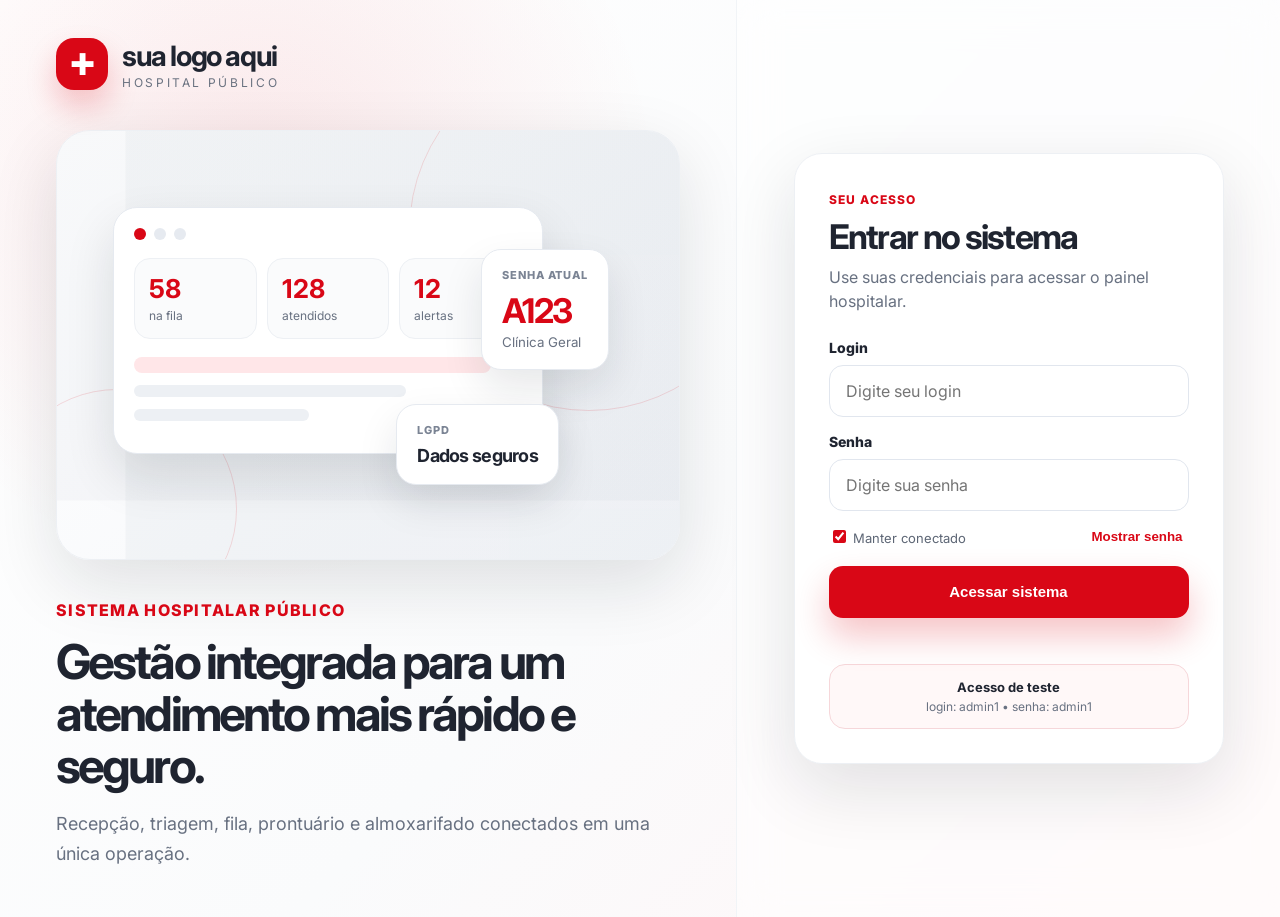
<file: index.html>
<!doctype html>
<html lang="pt-BR">
<head>
  <meta charset="utf-8">
  <meta name="viewport" content="width=device-width, initial-scale=1">
  <title>Login | Sistema Hospitalar Público</title>
  <meta http-equiv="refresh" content="0; url=Pages/login.html">
</head>
<body>
  <script>location.href='Pages/login.html';</script>
  <a href="Pages/recepção.html">Abrir login</a>
</body>
</html>
</file>
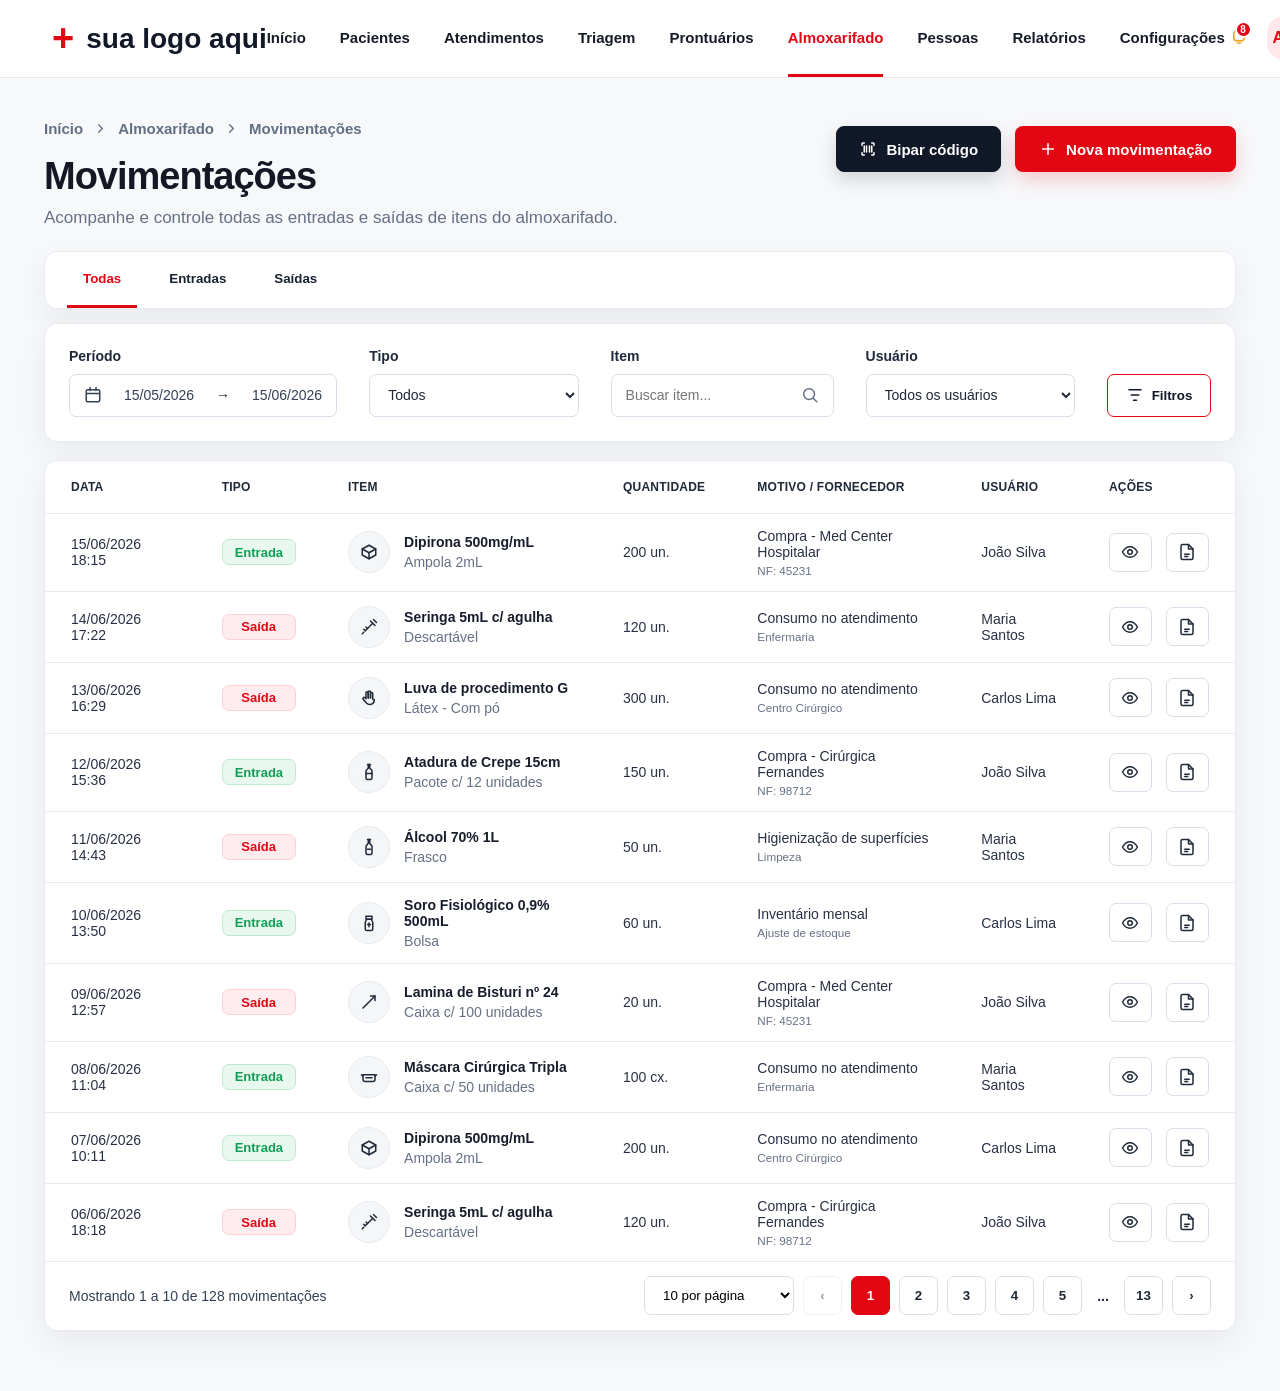
<file: Pages/almoxarifado.html>
<!DOCTYPE html>
<html lang="pt-BR">
<head>
  <meta charset="UTF-8" />
  <meta name="viewport" content="width=device-width, initial-scale=1.0" />

  <title>Almoxarifado | Movimentações</title>

  <link rel="stylesheet" href="../css/almoxarifado.css" />
</head>

<body>
  <header class="topbar">
    <div class="brand">
      <span class="brand-plus">+</span>
      <span>sua logo aqui</span>
    </div>

    <nav class="menu">
      <a href="home-page.html">Início</a>
      <a href="recepção.html">Pacientes</a>
      <a href="lista-de-espera.html">Atendimentos</a>
      <a href="triagem.html">Triagem</a>
      <a href="prontuario-medico.html">Prontuários</a>
      <a href="almoxarifado.html" class="active">Almoxarifado</a>
      <a href="#">Pessoas</a>
      <a href="#">Relatórios</a>
      <a href="#">Configurações</a>
    </nav>

    <div class="profile">
      <button class="bell" type="button">
        <span class="badge">8</span>

        <svg viewBox="0 0 24 24">
          <path d="M15 17H9a4 4 0 0 1-4-4V9a7 7 0 0 1 14 0v4a4 4 0 0 1-4 4Z"/>
          <path d="M10 20h4"/>
        </svg>
      </button>

      <div class="avatar">AS</div>

      <div class="profile-info">
        <strong>Olá, Dra. Ana Silva</strong>
        <span>Administrador</span>
      </div>

      <svg class="chevron" viewBox="0 0 24 24">
        <path d="m7 10 5 5 5-5"/>
      </svg>
    </div>
  </header>

  <main class="page">
    <section class="hero">
      <div class="hero-text">
        <div class="breadcrumb">
          <span>Início</span>

          <svg viewBox="0 0 24 24">
            <path d="m9 18 6-6-6-6"/>
          </svg>

          <span>Almoxarifado</span>

          <svg viewBox="0 0 24 24">
            <path d="m9 18 6-6-6-6"/>
          </svg>

          <span>Movimentações</span>
        </div>

        <h1>Movimentações</h1>
        <p>Acompanhe e controle todas as entradas e saídas de itens do almoxarifado.</p>
      </div>

      <div class="hero-actions">
        <a href="./bipagem.html" class="btn-scan">
          <svg viewBox="0 0 24 24">
            <path d="M4 7V5a1 1 0 0 1 1-1h2"/>
            <path d="M17 4h2a1 1 0 0 1 1 1v2"/>
            <path d="M20 17v2a1 1 0 0 1-1 1h-2"/>
            <path d="M7 20H5a1 1 0 0 1-1-1v-2"/>
            <path d="M7 8v8"/>
            <path d="M10 8v8"/>
            <path d="M14 8v8"/>
            <path d="M17 8v8"/>
          </svg>

          Bipar código
        </a>

        <button class="btn-primary" type="button" id="openMovement">
          <svg viewBox="0 0 24 24">
            <path d="M12 5v14M5 12h14"/>
          </svg>

          Nova movimentação
        </button>
      </div>
    </section>

    <section class="tabs-card">
      <button class="tab active" data-type="todas" type="button">Todas</button>
      <button class="tab" data-type="entrada" type="button">Entradas</button>
      <button class="tab" data-type="saida" type="button">Saídas</button>
    </section>

    <section class="filters-card">
      <div class="field">
        <label>Período</label>

        <div class="date-box">
          <svg viewBox="0 0 24 24">
            <path d="M8 2v4M16 2v4M3 10h18M5 5h14a2 2 0 0 1 2 2v12a2 2 0 0 1-2 2H5a2 2 0 0 1-2-2V7a2 2 0 0 1 2-2Z"/>
          </svg>

          <span>15/05/2026</span>
          <span class="arrow">→</span>
          <span>15/06/2026</span>
        </div>
      </div>

      <div class="field">
        <label>Tipo</label>

        <select id="typeFilter">
          <option value="todas">Todos</option>
          <option value="entrada">Entrada</option>
          <option value="saida">Saída</option>
        </select>
      </div>

      <div class="field">
        <label>Item</label>

        <div class="search-box">
          <input id="searchInput" type="text" placeholder="Buscar item..." />

          <svg viewBox="0 0 24 24">
            <path d="m21 21-4.3-4.3M10.8 18a7.2 7.2 0 1 1 0-14.4 7.2 7.2 0 0 1 0 14.4Z"/>
          </svg>
        </div>
      </div>

      <div class="field">
        <label>Usuário</label>

        <select id="userFilter">
          <option value="todos">Todos os usuários</option>
          <option value="joao silva">João Silva</option>
          <option value="maria santos">Maria Santos</option>
          <option value="carlos lima">Carlos Lima</option>
        </select>
      </div>

      <button class="btn-filter" type="button" id="clearFilters">
        <svg viewBox="0 0 24 24">
          <path d="M4 5h16M7 12h10M10 19h4"/>
        </svg>

        Filtros
      </button>
    </section>

    <section class="table-card">
      <div class="table-wrap">
        <table>
          <thead>
            <tr>
              <th>Data</th>
              <th>Tipo</th>
              <th>Item</th>
              <th>Quantidade</th>
              <th>Motivo / Fornecedor</th>
              <th>Usuário</th>
              <th>Ações</th>
            </tr>
          </thead>

          <tbody id="movementTable"></tbody>
        </table>
      </div>

      <footer class="table-footer">
        <span id="paginationInfo">Mostrando 1 a 8 de 128 movimentações</span>

        <div class="pagination-area">
          <select id="pageSize">
            <option value="8">8 por página</option>
            <option value="10" selected>10 por página</option>
            <option value="20">20 por página</option>
            <option value="50">50 por página</option>
          </select>

          <button class="page-btn" id="prevPage" type="button">‹</button>

          <div id="pageNumbers" class="page-numbers"></div>

          <button class="page-btn" id="nextPage" type="button">›</button>
        </div>
      </footer>
    </section>
  </main>

  <div class="modal-backdrop" id="modalBackdrop">
    <div class="modal">
      <div class="modal-header">
        <div>
          <h2>Nova movimentação</h2>
          <p>Registre uma entrada ou saída no almoxarifado.</p>
        </div>

        <button type="button" class="modal-close" id="closeMovement">×</button>
      </div>

      <form id="movementForm" class="modal-form">
        <label>
          Tipo

          <select id="newType" required>
            <option value="entrada">Entrada</option>
            <option value="saida">Saída</option>
          </select>
        </label>

        <label>
          Item

          <input id="newItem" type="text" placeholder="Ex: Dipirona 500mg/mL" required />
        </label>

        <label>
          Descrição

          <input id="newDesc" type="text" placeholder="Ex: Ampola 2mL" required />
        </label>

        <label>
          Quantidade

          <input id="newQty" type="number" min="1" placeholder="Ex: 200" required />
        </label>

        <label>
          Motivo / Fornecedor

          <input id="newReason" type="text" placeholder="Ex: Compra - Med Center Hospitalar" required />
        </label>

        <label>
          Usuário

          <select id="newUser" required>
            <option value="João Silva">João Silva</option>
            <option value="Maria Santos">Maria Santos</option>
            <option value="Carlos Lima">Carlos Lima</option>
          </select>
        </label>

        <button class="btn-primary full" type="submit">Salvar movimentação</button>
      </form>
    </div>
  </div>  <script src="../js/fluxo-hospital.js"></script>

  <script src="../js/almoxarifado.js"></script>
</body>
</html>
</file>
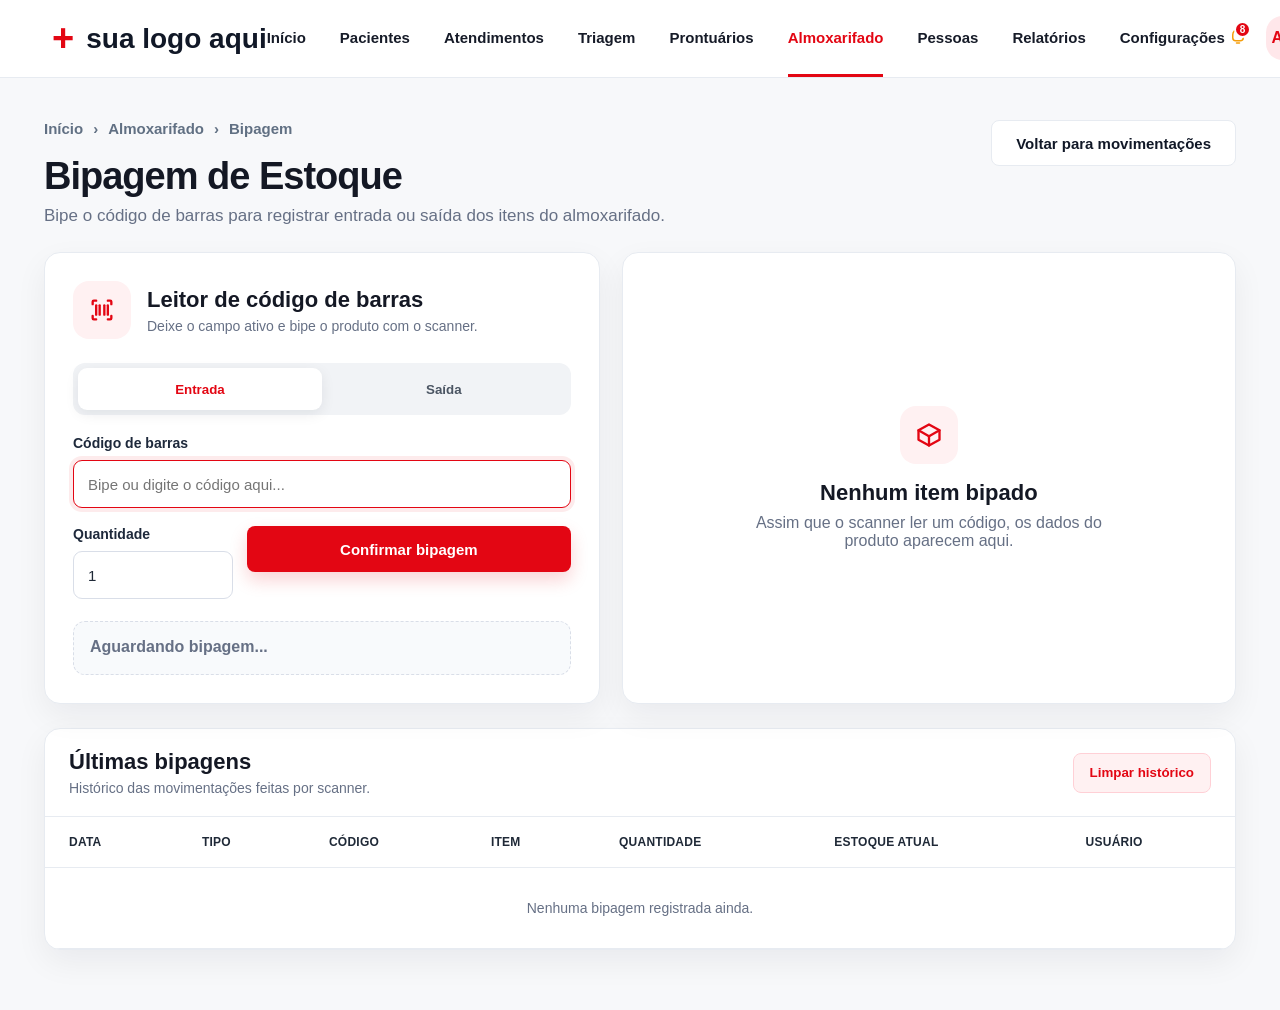
<file: Pages/bipagem.html>
<!DOCTYPE html>
<html lang="pt-BR">
<head>
  <meta charset="UTF-8" />
  <meta name="viewport" content="width=device-width, initial-scale=1.0" />

  <title>Bipagem | Almoxarifado</title>

  <link rel="stylesheet" href="../css/bipagem.css" />
</head>

<body>
  <header class="topbar">
    <div class="brand">
      <span class="brand-plus">+</span>
      <span>sua logo aqui</span>
    </div>

    <nav class="menu">
      <a href="home-page.html">Início</a>
      <a href="recepção.html">Pacientes</a>
      <a href="lista-de-espera.html">Atendimentos</a>
      <a href="triagem.html">Triagem</a>
      <a href="prontuario-medico.html">Prontuários</a>
      <a href="almoxarifado.html" class="active">Almoxarifado</a>
      <a href="#">Pessoas</a>
      <a href="#">Relatórios</a>
      <a href="#">Configurações</a>
    </nav>

    <div class="profile">
      <button class="bell" type="button">
        <span class="badge">8</span>
        <svg viewBox="0 0 24 24">
          <path d="M15 17H9a4 4 0 0 1-4-4V9a7 7 0 0 1 14 0v4a4 4 0 0 1-4 4Z"/>
          <path d="M10 20h4"/>
        </svg>
      </button>

      <div class="avatar">AS</div>

      <div class="profile-info">
        <strong>Olá, Dra. Ana Silva</strong>
        <span>Administrador</span>
      </div>
    </div>
  </header>

  <main class="page">
    <section class="hero">
      <div>
        <div class="breadcrumb">
          <span>Início</span>
          <span>›</span>
          <span>Almoxarifado</span>
          <span>›</span>
          <span>Bipagem</span>
        </div>

        <h1>Bipagem de Estoque</h1>
        <p>Bipe o código de barras para registrar entrada ou saída dos itens do almoxarifado.</p>
      </div>

      <a href="./almoxarifado.html" class="btn-secondary">
        Voltar para movimentações
      </a>
    </section>

    <section class="scanner-layout">
      <div class="scanner-card">
        <div class="scanner-header">
          <div class="scanner-icon">
            <svg viewBox="0 0 24 24">
              <path d="M4 7V5a1 1 0 0 1 1-1h2"/>
              <path d="M17 4h2a1 1 0 0 1 1 1v2"/>
              <path d="M20 17v2a1 1 0 0 1-1 1h-2"/>
              <path d="M7 20H5a1 1 0 0 1-1-1v-2"/>
              <path d="M7 8v8"/>
              <path d="M10 8v8"/>
              <path d="M14 8v8"/>
              <path d="M17 8v8"/>
            </svg>
          </div>

          <div>
            <h2>Leitor de código de barras</h2>
            <p>Deixe o campo ativo e bipe o produto com o scanner.</p>
          </div>
        </div>

        <div class="operation-box">
          <button class="operation active" data-operation="entrada" type="button">
            Entrada
          </button>

          <button class="operation" data-operation="saida" type="button">
            Saída
          </button>
        </div>

        <label class="field">
          Código de barras
          <input 
            id="barcodeInput" 
            type="text" 
            placeholder="Bipe ou digite o código aqui..." 
            autocomplete="off"
            autofocus
          />
        </label>

        <div class="quantity-row">
          <label class="field">
            Quantidade
            <input id="quantityInput" type="number" min="1" value="1" />
          </label>

          <button class="btn-primary" id="confirmScan" type="button">
            Confirmar bipagem
          </button>
        </div>

        <div class="scanner-status" id="scannerStatus">
          Aguardando bipagem...
        </div>
      </div>

      <div class="item-card" id="itemCard">
        <div class="empty-state">
          <div class="empty-icon">
            <svg viewBox="0 0 24 24">
              <path d="M21 8 12 3 3 8l9 5 9-5Z"/>
              <path d="M3 8v8l9 5 9-5V8"/>
              <path d="M12 13v8"/>
            </svg>
          </div>

          <h3>Nenhum item bipado</h3>
          <p>Assim que o scanner ler um código, os dados do produto aparecem aqui.</p>
        </div>
      </div>
    </section>

    <section class="table-card">
      <div class="table-header">
        <div>
          <h2>Últimas bipagens</h2>
          <p>Histórico das movimentações feitas por scanner.</p>
        </div>

        <button class="btn-danger-soft" id="clearHistory" type="button">
          Limpar histórico
        </button>
      </div>

      <div class="table-wrap">
        <table>
          <thead>
            <tr>
              <th>Data</th>
              <th>Tipo</th>
              <th>Código</th>
              <th>Item</th>
              <th>Quantidade</th>
              <th>Estoque atual</th>
              <th>Usuário</th>
            </tr>
          </thead>

          <tbody id="historyTable"></tbody>
        </table>
      </div>
    </section>
  </main>  <script src="../js/fluxo-hospital.js"></script>

  <script src="../js/bipagem.js"></script>
</body>
</html>
</file>
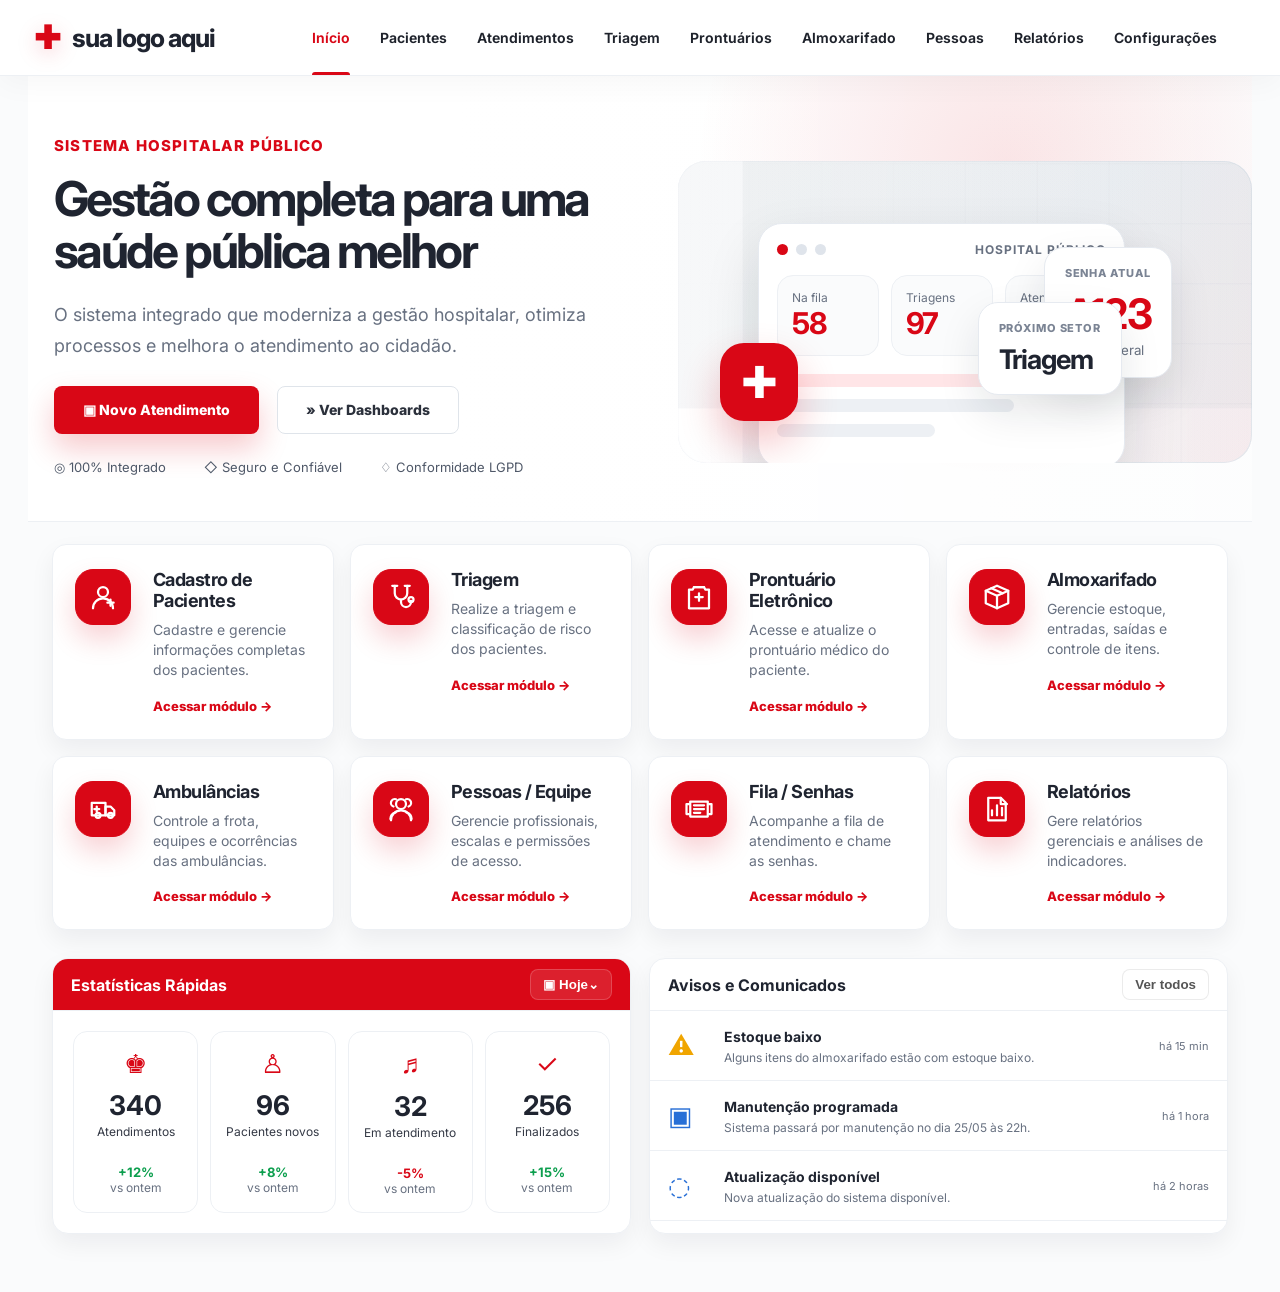
<file: Pages/home-page.html>
<!doctype html>
<html lang="pt-BR">
<head>
  <meta charset="utf-8">
  <meta name="viewport" content="width=device-width, initial-scale=1">
  <title>Sistema Hospitalar Público</title>
  <link rel="stylesheet" href="../css/home.css">
  <link rel="preconnect" href="https://fonts.googleapis.com">
  <link rel="preconnect" href="https://fonts.gstatic.com" crossorigin>
  <link href="https://fonts.googleapis.com/css2?family=Inter:wght@400;500;600;700;800&display=swap" rel="stylesheet">
</head>
<body>
  <header class="topbar">
    <a class="brand" href="home-page.html">
      <span class="brand-cross">✚</span>
      <span>sua logo aqui</span>
    </a>

    <nav class="nav">
      <a class="active" href="#inicio">Início</a>
      <a href="recepção.html">Pacientes</a>
      <a href="lista-de-espera.html">Atendimentos</a>
      <a href="triagem.html">Triagem</a>
      <a href="prontuario-medico.html">Prontuários</a>
      <a href="almoxarifado.html">Almoxarifado</a>
      <a href="#modulos">Pessoas</a>
      <a href="#relatorios">Relatórios</a>
      <a href="#config">Configurações</a>
    </nav>

    <div class="user-area">
      <button class="bell" aria-label="Notificações"><span>5</span>🔔</button>
      <div class="profile">
        <div class="avatar">AS</div>
        <div>
          <strong>Olá, Dra. Ana Silva</strong>
          <small>Administrador</small>
        </div>
        <span class="chevron">⌄</span>
      </div>
    </div>
  </header>

  <main id="inicio">
    <section class="hero">
      <div class="hero-copy reveal">
        <p class="eyebrow">Sistema Hospitalar Público</p>
        <h1>Gestão completa para uma saúde pública melhor</h1>
        <p class="hero-text">O sistema integrado que moderniza a gestão hospitalar, otimiza processos e melhora o atendimento ao cidadão.</p>

        <div class="hero-actions">
          <a class="btn primary" href="recepção.html">▣ Novo Atendimento</a>
          <a class="btn ghost" href="#relatorios">» Ver Dashboards</a>
        </div>

        <div class="trust-row">
          <span>◎ 100% Integrado</span>
          <span>◇ Seguro e Confiável</span>
          <span>♢ Conformidade LGPD</span>
        </div>
      </div>

      <div class="hero-visual reveal delay-1">
        <div class="hospital-card modern-hero-card">
          <div class="hero-grid-bg"></div>
          <div class="hero-dashboard-card main-preview">
            <div class="preview-header">
              <span></span><span></span><span></span>
              <strong>Hospital Público</strong>
            </div>
            <div class="preview-kpis">
              <div><small>Na fila</small><b>58</b></div>
              <div><small>Triagens</small><b>97</b></div>
              <div><small>Atendidos</small><b>128</b></div>
            </div>
            <div class="preview-table-line long"></div>
            <div class="preview-table-line"></div>
            <div class="preview-table-line short"></div>
          </div>
          <div class="floating-status status-red">
            <span>Senha atual</span>
            <strong>A123</strong>
            <small>Clínica Geral</small>
          </div>
          <div class="floating-status status-white">
            <span>Próximo setor</span>
            <strong>Triagem</strong>
          </div>
          <div class="hero-cross-mark">✚</div>
        </div>
      </div>
    </section>

    <section id="modulos" class="modules reveal delay-2">
      <article class="module-card">
        <div class="icon"><svg viewBox="0 0 24 24" aria-hidden="true"><path d="M12 12a4 4 0 1 0-4-4 4 4 0 0 0 4 4Z"/><path d="M4 21a8 8 0 0 1 16 0"/><path d="M18 14v5M15.5 16.5h5"/></svg></div>
        <div><h3>Cadastro de Pacientes</h3><p>Cadastre e gerencie informações completas dos pacientes.</p><a href="recepção.html">Acessar módulo →</a></div>
      </article>

      <article class="module-card">
        <div class="icon"><svg viewBox="0 0 24 24" aria-hidden="true"><path d="M7 3v6a5 5 0 0 0 10 0V3"/><path d="M5 3h4M15 3h4"/><path d="M12 14v2a4 4 0 0 0 8 0v-1"/><path d="M20 12a2 2 0 1 0 0 4 2 2 0 0 0 0-4Z"/></svg></div>
        <div><h3>Triagem</h3><p>Realize a triagem e classificação de risco dos pacientes.</p><a href="triagem.html">Acessar módulo →</a></div>
      </article>

      <article class="module-card">
        <div class="icon"><svg viewBox="0 0 24 24" aria-hidden="true"><path d="M8 4h8l1 2h3v15H4V6h3Z"/><path d="M9 12h6M12 9v6"/><path d="M8 4h8"/></svg></div>
        <div><h3>Prontuário Eletrônico</h3><p>Acesse e atualize o prontuário médico do paciente.</p><a href="prontuario-medico.html">Acessar módulo →</a></div>
      </article>

      <article class="module-card">
        <div class="icon"><svg viewBox="0 0 24 24" aria-hidden="true"><path d="m3 7 9-4 9 4-9 4Z"/><path d="M3 7v10l9 4 9-4V7"/><path d="M12 11v10"/><path d="m7.5 5 9 4"/></svg></div>
        <div><h3>Almoxarifado</h3><p>Gerencie estoque, entradas, saídas e controle de itens.</p><a href="almoxarifado.html">Acessar módulo →</a></div>
      </article>

      <article class="module-card">
        <div class="icon filled"><svg viewBox="0 0 24 24" aria-hidden="true"><path d="M3 7h11v10H3Z"/><path d="M14 10h4l3 3v4h-7Z"/><path d="M6 17a2 2 0 1 0 4 0 2 2 0 0 0-4 0ZM16 17a2 2 0 1 0 4 0 2 2 0 0 0-4 0Z"/><path d="M7 10v4M5 12h4"/></svg></div>
        <div><h3>Ambulâncias</h3><p>Controle a frota, equipes e ocorrências das ambulâncias.</p><a href="#">Acessar módulo →</a></div>
      </article>

      <article class="module-card">
        <div class="icon"><svg viewBox="0 0 24 24" aria-hidden="true"><path d="M12 12a4 4 0 1 0-4-4 4 4 0 0 0 4 4Z"/><path d="M4 21a8 8 0 0 1 16 0"/><path d="M18 10a3 3 0 0 0-2-5.8M20.5 20a5.5 5.5 0 0 0-4-5.2"/><path d="M6 10a3 3 0 0 1 2-5.8M3.5 20a5.5 5.5 0 0 1 4-5.2"/></svg></div>
        <div><h3>Pessoas / Equipe</h3><p>Gerencie profissionais, escalas e permissões de acesso.</p><a href="#">Acessar módulo →</a></div>
      </article>

      <article class="module-card">
        <div class="icon"><svg viewBox="0 0 24 24" aria-hidden="true"><path d="M5 6h14v12H5Z"/><path d="M8 9h8M8 12h8M8 15h5"/><path d="M4 8H2v8h2M20 8h2v8h-2"/></svg></div>
        <div><h3>Fila / Senhas</h3><p>Acompanhe a fila de atendimento e chame as senhas.</p><a href="lista-de-espera.html">Acessar módulo →</a></div>
      </article>

      <article class="module-card">
        <div class="icon"><svg viewBox="0 0 24 24" aria-hidden="true"><path d="M5 3h10l4 4v14H5Z"/><path d="M15 3v5h5"/><path d="M8 17v-4M12 17V9M16 17v-6"/></svg></div>
        <div><h3>Relatórios</h3><p>Gere relatórios gerenciais e análises de indicadores.</p><a href="#relatorios">Acessar módulo →</a></div>
      </article>
    </section>

    <section class="dashboard-grid">
      <article class="panel stats reveal">
        <div class="panel-head red"><h2>Estatísticas Rápidas</h2><button>▣ Hoje⌄</button></div>
        <div class="stat-list">
          <div><span>♚</span><strong data-count="1248">0</strong><small>Atendimentos</small><b class="up">+12%</b><em>vs ontem</em></div>
          <div><span>♙</span><strong data-count="382">0</strong><small>Pacientes novos</small><b class="up">+8%</b><em>vs ontem</em></div>
          <div><span>♬</span><strong data-count="97">0</strong><small>Em atendimento</small><b class="down">-5%</b><em>vs ontem</em></div>
          <div><span>✓</span><strong data-count="1024">0</strong><small>Finalizados</small><b class="up">+15%</b><em>vs ontem</em></div>
        </div>
      </article>

      <article class="panel notices reveal delay-2">
        <div class="panel-head"><h2>Avisos e Comunicados</h2><button>Ver todos</button></div>
        <div class="notice warning"><span>⚠</span><div><strong>Estoque baixo</strong><p>Alguns itens do almoxarifado estão com estoque baixo.</p></div><small>há 15 min</small></div>
        <div class="notice"><span>▣</span><div><strong>Manutenção programada</strong><p>Sistema passará por manutenção no dia 25/05 às 22h.</p></div><small>há 1 hora</small></div>
        <div class="notice"><span>◌</span><div><strong>Atualização disponível</strong><p>Nova atualização do sistema disponível.</p></div><small>há 2 horas</small></div>
      </article>
    </section>
  </main>

  <script src="../js/fluxo-hospital.js"></script>
  <script src="../js/home.js"></script>
</body>
</html>
</file>
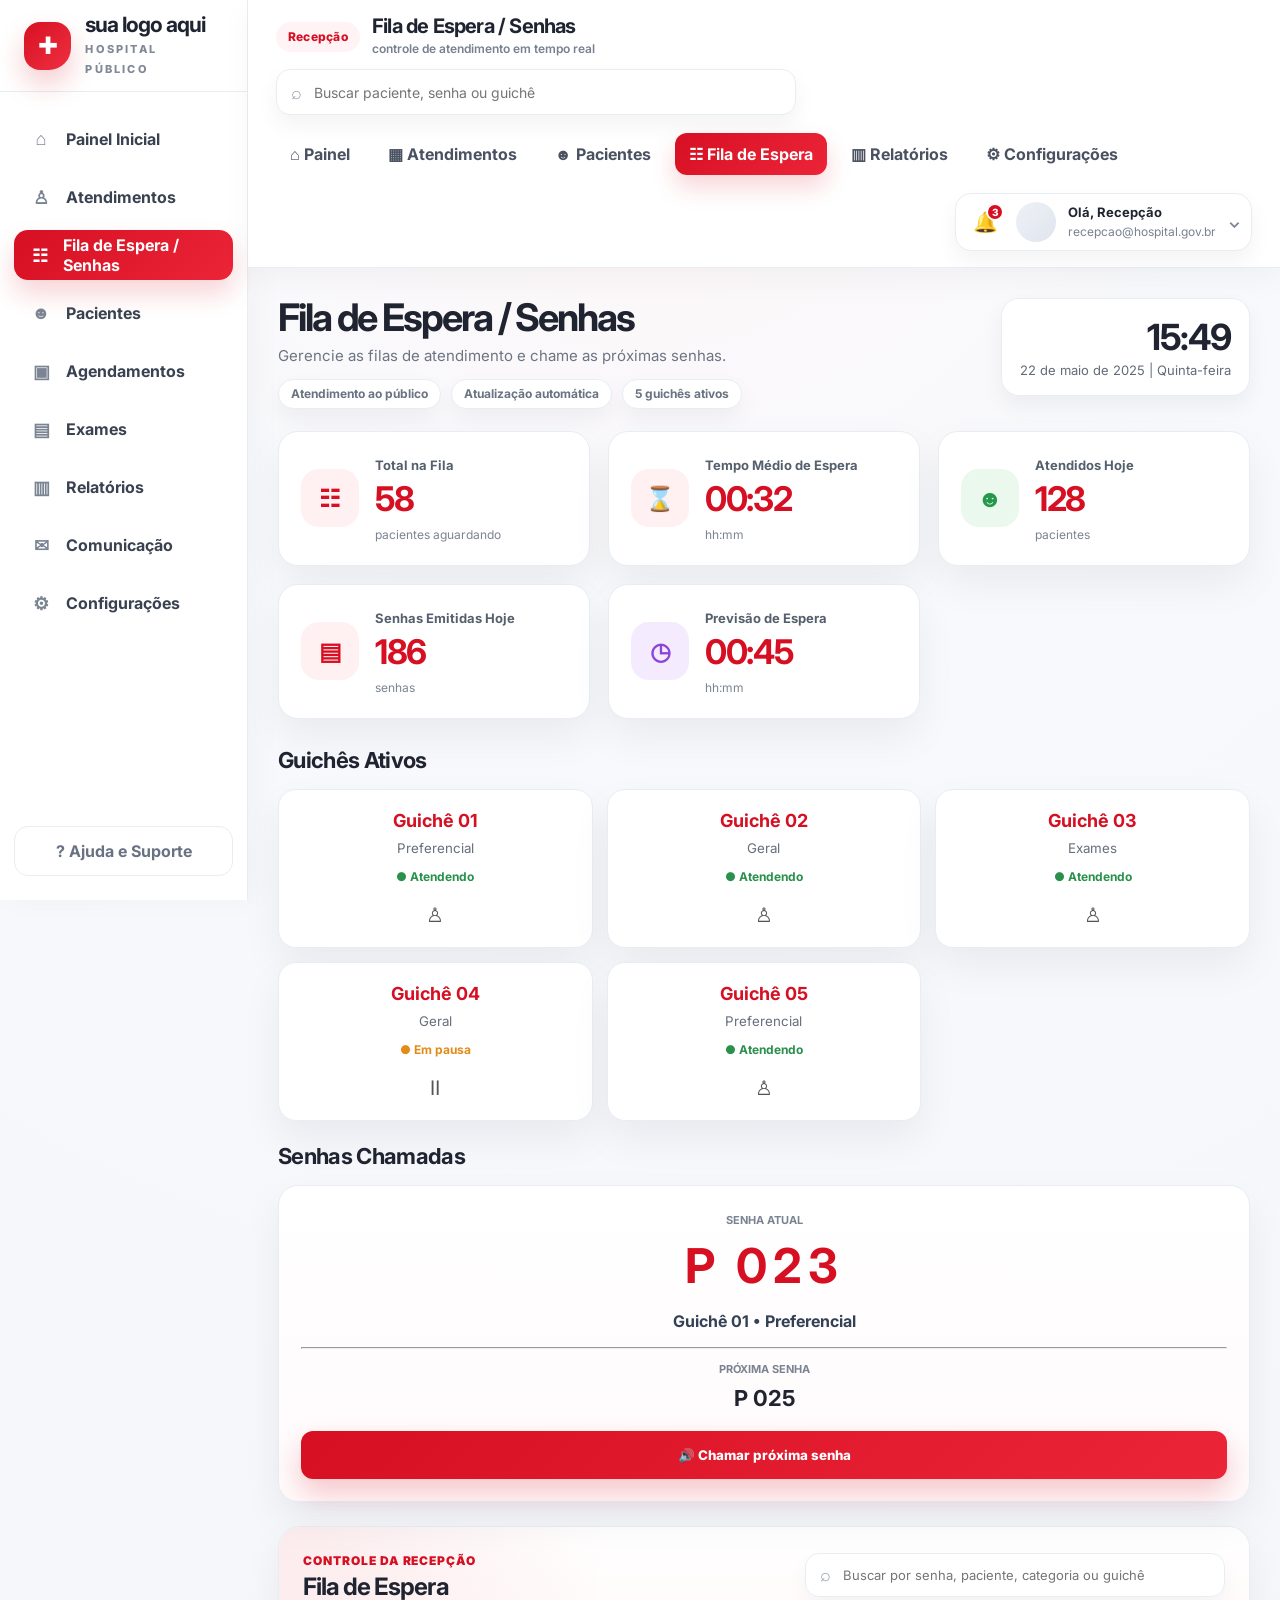
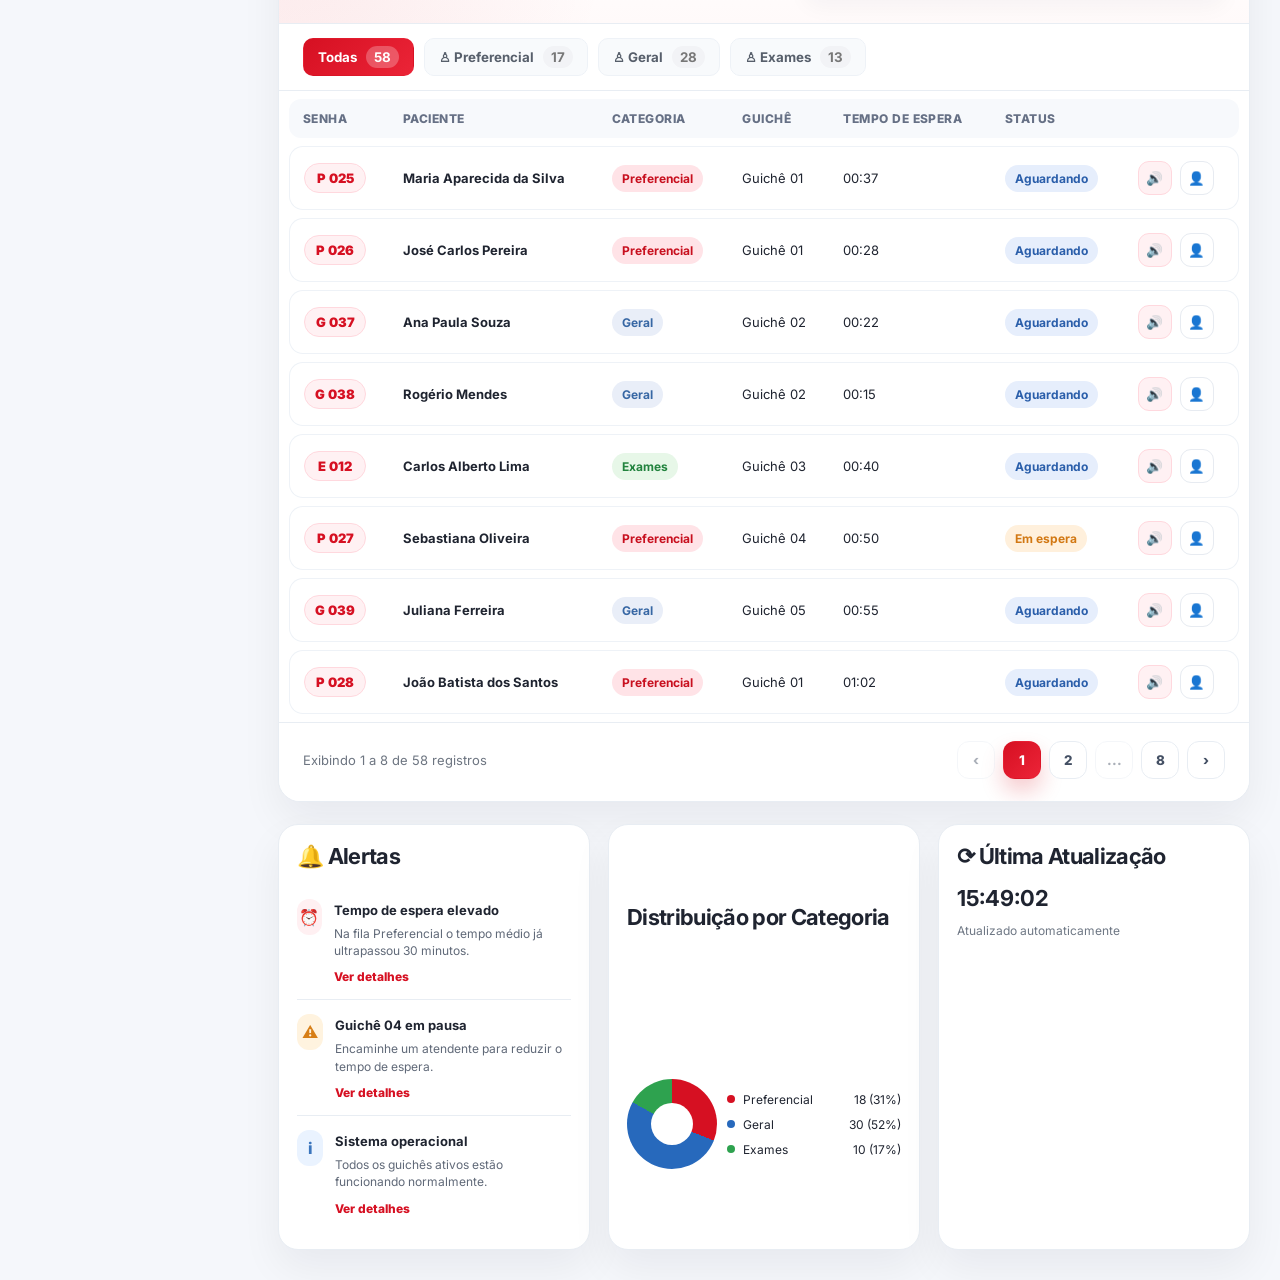
<file: Pages/lista-de-espera.html>
<!doctype html>
<html lang="pt-BR">
<head>
  <meta charset="UTF-8" />
  <meta name="viewport" content="width=device-width, initial-scale=1.0" />
  <title>Recepção | Fila de Espera / Senhas</title>
  <link rel="preconnect" href="https://fonts.googleapis.com">
  <link rel="preconnect" href="https://fonts.gstatic.com" crossorigin>
  <link href="https://fonts.googleapis.com/css2?family=Inter:wght@400;500;600;700;800&display=swap" rel="stylesheet">
  <link rel="stylesheet" href="../css/lista-de-espera.css" />
</head>
<body>
  <div class="app-shell">
    <aside class="sidebar">
      <div class="brand-block"><div class="heart-logo">✚</div><div><strong>sua logo aqui</strong><span>Hospital Público</span></div></div>
      <nav class="side-nav">
        <a href="home-page.html"><span>⌂</span>Painel Inicial</a>
        <a href="recepção.html"><span>♙</span>Atendimentos</a>
        <a class="active" href="lista-de-espera.html"><span>☷</span>Fila de Espera / Senhas</a>
        <a href="recepção.html"><span>☻</span>Pacientes</a>
        <a href="recepção.html"><span>▣</span>Agendamentos</a>
        <a href="triagem.html"><span>▤</span>Exames</a>
        <a href="home-page.html#relatorios"><span>▥</span>Relatórios</a>
        <a href="prontuario-medico.html"><span>✉</span>Comunicação</a>
        <a href="home-page.html"><span>⚙</span>Configurações</a>
      </nav>
      <a class="help-link" href="#">? Ajuda e Suporte</a>
    </aside>

    <main class="main-content">
      <header class="topbar">
        <div class="topbar-left">
          <div class="top-context">
            <span class="page-pill">Recepção</span>
            <div class="top-logo"><strong>Fila de Espera / Senhas</strong><span>controle de atendimento em tempo real</span></div>
          </div>
          <label class="search-box">
            <span>⌕</span>
            <input type="text" placeholder="Buscar paciente, senha ou guichê">
          </label>
        </div>
        <nav class="top-nav">
          <a href="home-page.html">⌂ Painel</a>
          <a href="recepção.html">▦ Atendimentos</a>
          <a href="recepção.html">☻ Pacientes</a>
          <a class="active" href="lista-de-espera.html">☷ Fila de Espera</a>
          <a href="home-page.html#relatorios">▥ Relatórios</a>
          <a href="home-page.html">⚙ Configurações</a>
        </nav>
        <div class="user-area"><button class="notify">🔔<em>3</em></button><div class="avatar"></div><div><strong>Olá, Recepção</strong><span>recepcao@hospital.gov.br</span></div><b>⌄</b></div>
      </header>

      <section class="page-area">
        <div class="page-head">
          <div><h1>Fila de Espera / Senhas</h1><p>Gerencie as filas de atendimento e chame as próximas senhas.</p><div class="head-chips"><span>Atendimento ao público</span><span>Atualização automática</span><span>5 guichês ativos</span></div></div>
          <div class="clock-box"><strong id="horaTela">10:24</strong><span>22 de maio de 2025 | Quinta-feira</span></div>
        </div>

        <div class="metrics">
          <article class="metric"><span class="bubble red">☷</span><div><small>Total na Fila</small><strong id="totalFila">58</strong><em>pacientes aguardando</em></div></article>
          <article class="metric"><span class="bubble red">⌛</span><div><small>Tempo Médio de Espera</small><strong>00:32</strong><em>hh:mm</em></div></article>
          <article class="metric"><span class="bubble green">☻</span><div><small>Atendidos Hoje</small><strong>128</strong><em>pacientes</em></div></article>
          <article class="metric"><span class="bubble red">▤</span><div><small>Senhas Emitidas Hoje</small><strong id="senhasEmitidas">186</strong><em>senhas</em></div></article>
          <article class="metric"><span class="bubble purple">◷</span><div><small>Previsão de Espera</small><strong>00:45</strong><em>hh:mm</em></div></article>
        </div>

        <div class="dashboard-grid">
          <section class="main-column">
            <div class="counter-row">
              <div>
                <h2>Guichês Ativos</h2>
                <div class="guiche-grid">
                  <article class="guiche"><strong>Guichê 01</strong><small>Preferencial</small><span class="ok">● Atendendo</span><i>♙</i></article>
                  <article class="guiche"><strong>Guichê 02</strong><small>Geral</small><span class="ok">● Atendendo</span><i>♙</i></article>
                  <article class="guiche"><strong>Guichê 03</strong><small>Exames</small><span class="ok">● Atendendo</span><i>♙</i></article>
                  <article class="guiche paused"><strong>Guichê 04</strong><small>Geral</small><span>● Em pausa</span><i>Ⅱ</i></article>
                  <article class="guiche"><strong>Guichê 05</strong><small>Preferencial</small><span class="ok">● Atendendo</span><i>♙</i></article>
                </div>
              </div>

              <article class="called-card">
                <h2>Senhas Chamadas</h2>
                <div class="called-box">
                  <small>SENHA ATUAL</small>
                  <strong id="senhaAtual">P 023</strong>
                  <p>Guichê 01 • Preferencial</p>
                  <hr>
                  <small>PRÓXIMA SENHA</small>
                  <b id="proximaSenha">P 025</b>
                  <button id="btnChamar" type="button">🔊 Chamar próxima senha</button>
                </div>
              </article>
            </div>

            <section class="queue-card">
              <div class="queue-card-head">
                <div>
                  <span class="queue-kicker">Controle da recepção</span>
                  <h2>Fila de Espera</h2>
                </div>

                <label class="queue-search">
                  <span>⌕</span>
                  <input id="buscarFila" type="text" placeholder="Buscar por senha, paciente, categoria ou guichê">
                </label>
              </div>

              <div class="tabs">
                <button class="active" data-filter="todas">Todas <span>8</span></button>
                <button data-filter="Preferencial">♙ Preferencial <span>4</span></button>
                <button data-filter="Geral">♙ Geral <span>3</span></button>
                <button data-filter="Exames">♙ Exames <span>1</span></button>
              </div>
              <div class="table-wrap">
                <table>
                  <thead><tr><th>Senha</th><th>Paciente</th><th>Categoria</th><th>Guichê</th><th>Tempo de Espera</th><th>Status</th><th></th></tr></thead>
                  <tbody id="queueBody">
                    <tr data-cat="Preferencial"><td class="ticket">P 025</td><td>Maria Aparecida da Silva</td><td><span class="tag red">Preferencial</span></td><td>Guichê 01</td><td>00:37</td><td><span class="tag blue">Aguardando</span></td><td>♙</td></tr>
                    <tr data-cat="Preferencial"><td class="ticket">P 026</td><td>José Carlos Pereira</td><td><span class="tag red">Preferencial</span></td><td>Guichê 01</td><td>00:28</td><td><span class="tag blue">Aguardando</span></td><td>♙</td></tr>
                    <tr data-cat="Geral"><td class="ticket">G 037</td><td>Ana Paula Souza</td><td><span class="tag gray">Geral</span></td><td>Guichê 02</td><td>00:22</td><td><span class="tag blue">Aguardando</span></td><td>♙</td></tr>
                    <tr data-cat="Geral"><td class="ticket">G 038</td><td>Rogério Mendes</td><td><span class="tag gray">Geral</span></td><td>Guichê 02</td><td>00:15</td><td><span class="tag blue">Aguardando</span></td><td>♙</td></tr>
                    <tr data-cat="Exames"><td class="ticket">E 012</td><td>Carlos Alberto Lima</td><td><span class="tag green">Exames</span></td><td>Guichê 03</td><td>00:40</td><td><span class="tag blue">Aguardando</span></td><td>♙</td></tr>
                    <tr data-cat="Preferencial"><td class="ticket">P 027</td><td>Sebastiana Oliveira</td><td><span class="tag red">Preferencial</span></td><td>Guichê 04</td><td>00:50</td><td><span class="tag orange">Em espera</span></td><td>Ⅱ</td></tr>
                    <tr data-cat="Geral"><td class="ticket">G 039</td><td>Juliana Ferreira</td><td><span class="tag gray">Geral</span></td><td>Guichê 05</td><td>00:55</td><td><span class="tag blue">Aguardando</span></td><td>♙</td></tr>
                    <tr data-cat="Preferencial"><td class="ticket">P 028</td><td>João Batista dos Santos</td><td><span class="tag red">Preferencial</span></td><td>Guichê 01</td><td>01:02</td><td><span class="tag blue">Aguardando</span></td><td>♙</td></tr>
                  </tbody>
                </table>
              </div>
              <div class="table-footer">
                <span id="tableInfo">Exibindo 1 a 8 de 58 registros</span>
                <div class="pages" id="pagination"></div>
              </div>
            </section>
          </section>

          <aside class="right-column">
            <section class="card alert-card"><h2>🔔 Alertas</h2><div class="alert"><span>⏰</span><div><strong>Tempo de espera elevado</strong><p>Na fila Preferencial o tempo médio já ultrapassou 30 minutos.</p><a>Ver detalhes</a></div></div><div class="alert"><span class="warn">⚠</span><div><strong>Guichê 04 em pausa</strong><p>Encaminhe um atendente para reduzir o tempo de espera.</p><a>Ver detalhes</a></div></div><div class="alert"><span class="info">i</span><div><strong>Sistema operacional</strong><p>Todos os guichês ativos estão funcionando normalmente.</p><a>Ver detalhes</a></div></div></section>
            <section class="card chart-card"><h2>Distribuição por Categoria</h2><div class="donut"></div><ul><li><b class="red-dot"></b>Preferencial <span>18 (31%)</span></li><li><b class="blue-dot"></b>Geral <span>30 (52%)</span></li><li><b class="green-dot"></b>Exames <span>10 (17%)</span></li></ul></section>
            <section class="card update-card"><h2>⟳ Última Atualização</h2><strong id="lastUpdate">10:24:30</strong><p>Atualizado automaticamente</p></section>
          </aside>
        </div>
      </section>
    </main>
  </div>
  <div class="toast" id="toast"></div>  <script src="../js/fluxo-hospital.js"></script>
  <script src="../js/lista-de-espera.js"></script>
</body>
</html>
</file>
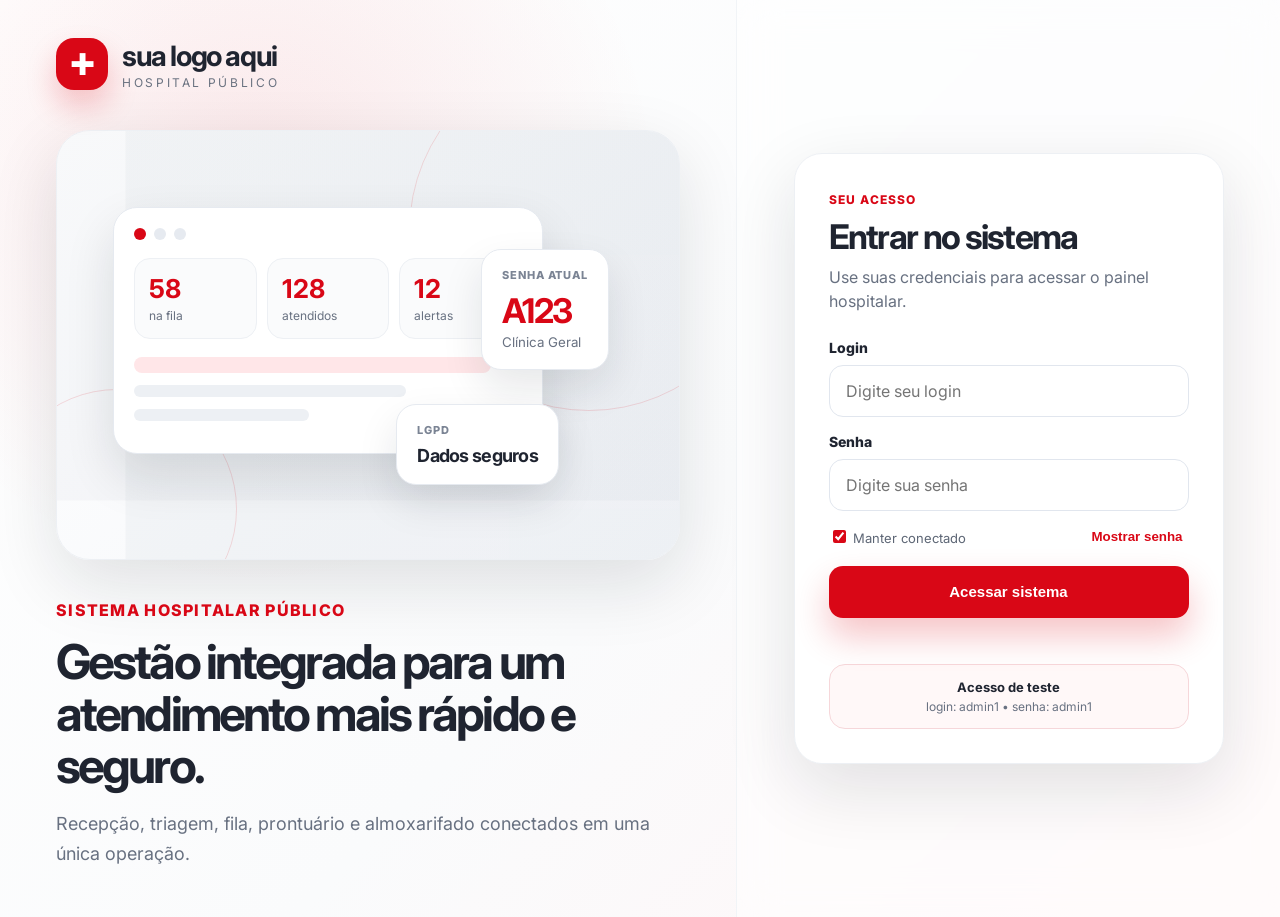
<file: Pages/login.html>
<!doctype html>
<html lang="pt-BR">
<head>
  <meta charset="utf-8">
  <meta name="viewport" content="width=device-width, initial-scale=1">
  <title>Acesso | Sistema Hospitalar Público</title>
  <link rel="stylesheet" href="../css/login.css">
  <link rel="preconnect" href="https://fonts.googleapis.com">
  <link rel="preconnect" href="https://fonts.gstatic.com" crossorigin>
  <link href="https://fonts.googleapis.com/css2?family=Inter:wght@400;500;600;700;800&display=swap" rel="stylesheet">
</head>
<body>
  <main class="login-page">
    <section class="login-brand-area">
      <div class="brand-mark">
        <span>✚</span>
        <div>
          <strong>sua logo aqui</strong>
          <small>Hospital Público</small>
        </div>
      </div>

      <div class="login-hero-card">
        <div class="hero-grid"></div>
        <div class="hero-orbit one"></div>
        <div class="hero-orbit two"></div>

        <div class="system-preview">
          <div class="preview-top">
            <span></span><span></span><span></span>
          </div>
          <div class="preview-kpis">
            <div><b>58</b><small>na fila</small></div>
            <div><b>128</b><small>atendidos</small></div>
            <div><b>12</b><small>alertas</small></div>
          </div>
          <div class="preview-line big"></div>
          <div class="preview-line"></div>
          <div class="preview-line short"></div>
        </div>

        <div class="floating-card queue-card">
          <span>Senha atual</span>
          <strong>A123</strong>
          <small>Clínica Geral</small>
        </div>

        <div class="floating-card secure-card">
          <span>LGPD</span>
          <strong>Dados seguros</strong>
        </div>
      </div>

      <div class="login-copy">
        <p class="eyebrow">Sistema Hospitalar Público</p>
        <h1>Gestão integrada para um atendimento mais rápido e seguro.</h1>
        <p>Recepção, triagem, fila, prontuário e almoxarifado conectados em uma única operação.</p>
      </div>
    </section>

    <section class="login-panel">
      <form class="login-card" id="loginForm">
        <div class="login-card-head">
          <span>Seu acesso</span>
          <h2>Entrar no sistema</h2>
          <p>Use suas credenciais para acessar o painel hospitalar.</p>
        </div>

        <label class="login-field">
          <span>Login</span>
          <input id="loginUsuario" type="text" placeholder="Digite seu login" autocomplete="username">
        </label>

        <label class="login-field">
          <span>Senha</span>
          <input id="loginSenha" type="password" placeholder="Digite sua senha" autocomplete="current-password">
        </label>

        <div class="login-options">
          <label><input type="checkbox" checked> Manter conectado</label>
          <button type="button" id="btnMostrarSenha">Mostrar senha</button>
        </div>

        <button class="login-button" type="submit">Acessar sistema</button>
        <p class="login-error" id="loginErro"></p>

        <div class="login-hint">
          <strong>Acesso de teste</strong>
          <span>login: admin1 • senha: admin1</span>
        </div>
      </form>
    </section>
  </main>

  <script src="../js/login.js"></script>
</body>
</html>
</file>
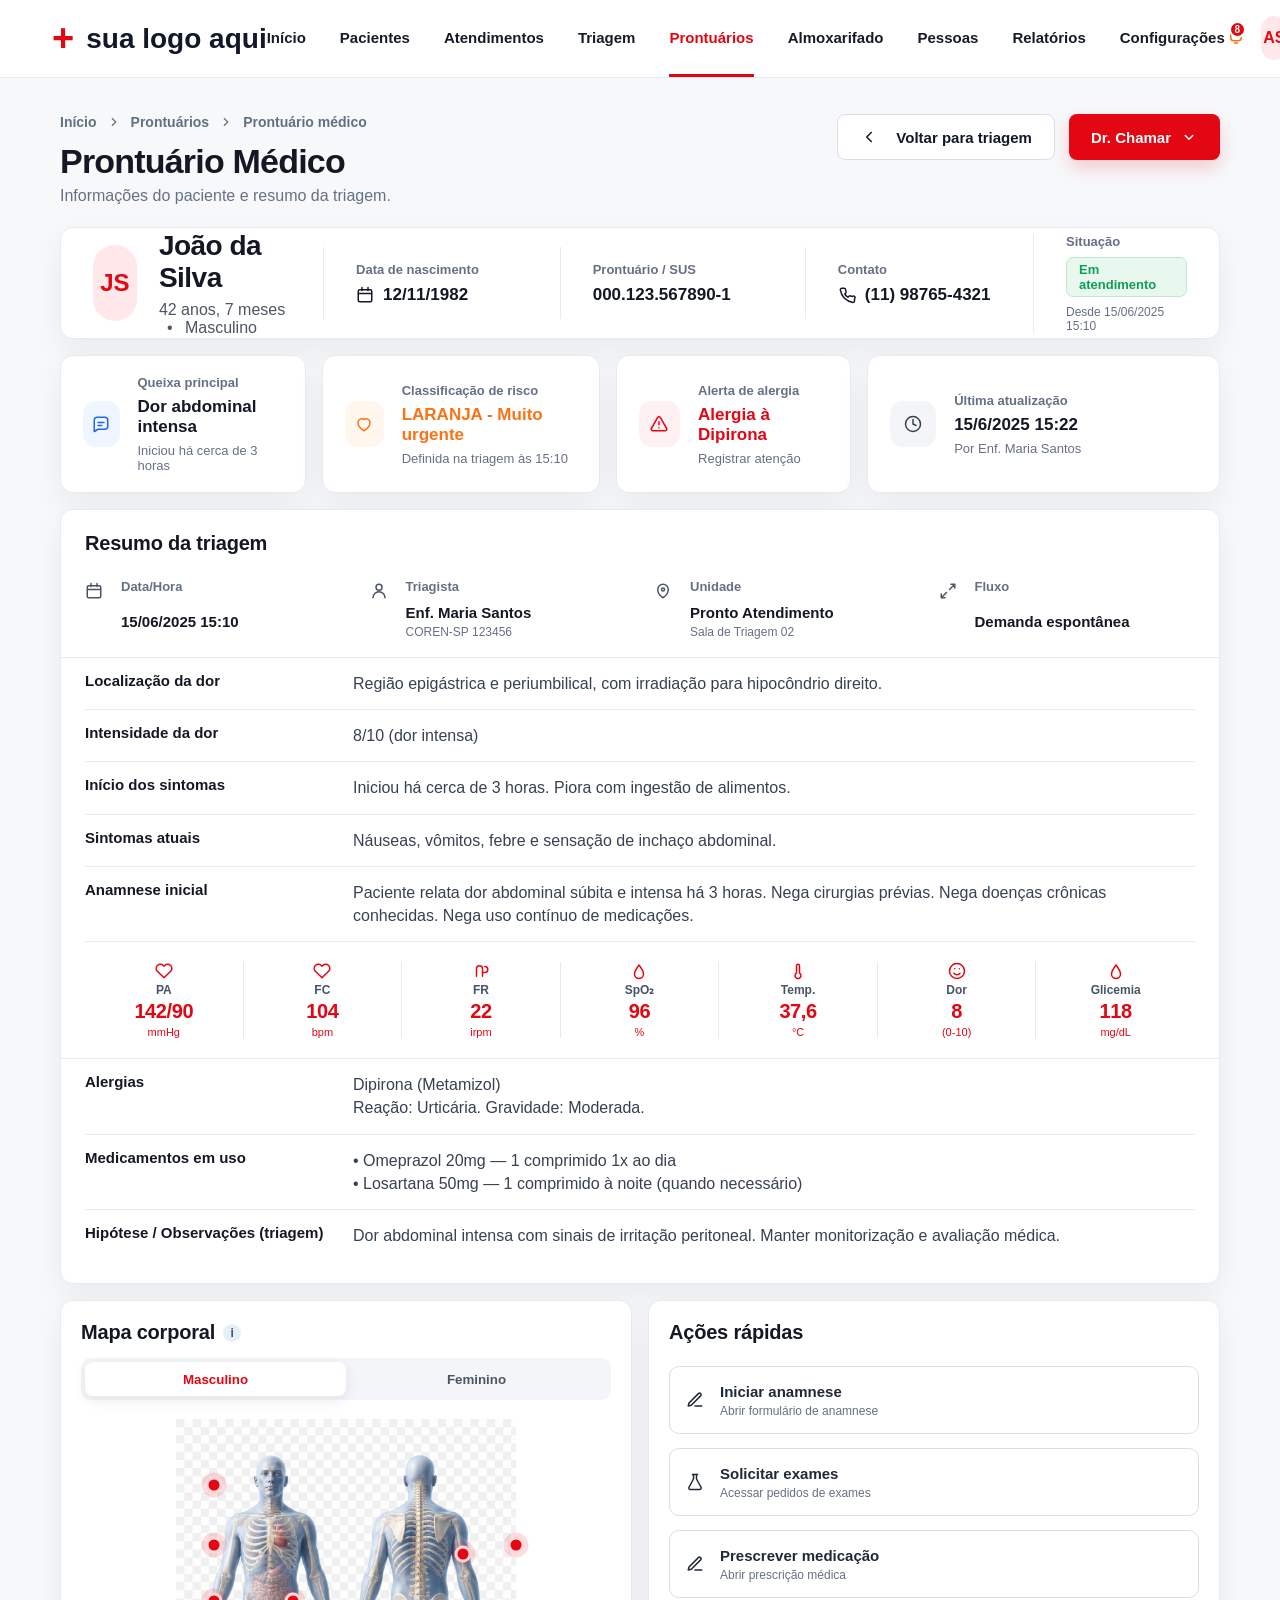
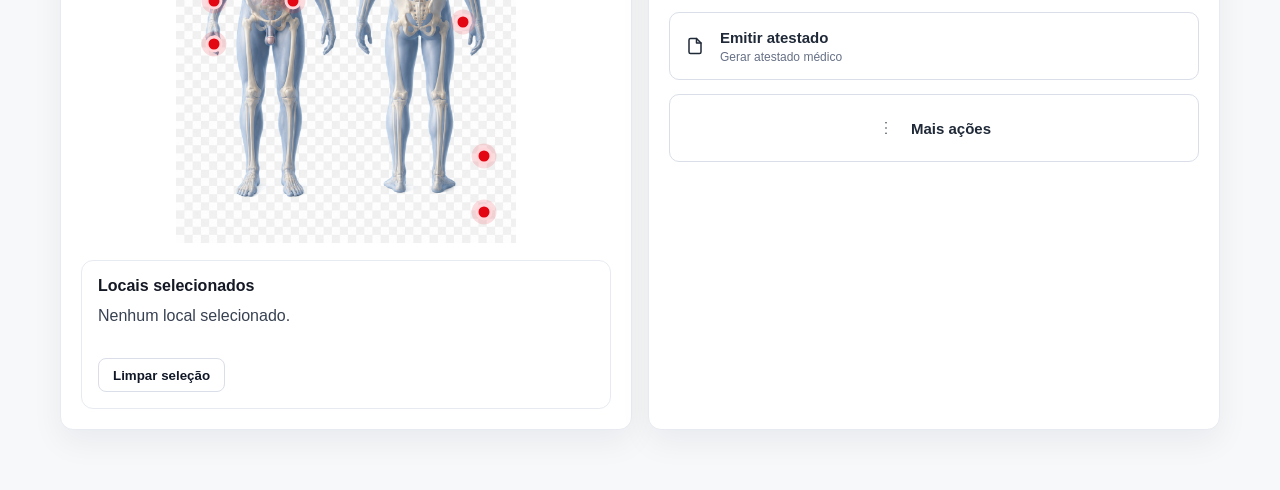
<file: Pages/prontuario-medico.html>
<!DOCTYPE html>
<html lang="pt-BR">
<head>
  <meta charset="UTF-8" />
  <meta name="viewport" content="width=device-width, initial-scale=1.0" />

  <title>Prontuário Médico</title>

  <link rel="stylesheet" href="../css/prontuario-medico.css" />
</head>

<body>
  <header class="topbar">
    <div class="brand">
      <span class="brand-plus">+</span>
      <span>sua logo aqui</span>
    </div>

    <nav class="menu">
      <a href="home-page.html">Início</a>
      <a href="recepção.html">Pacientes</a>
      <a href="lista-de-espera.html">Atendimentos</a>
      <a href="triagem.html">Triagem</a>
      <a href="#" class="active">Prontuários</a>
      <a href="almoxarifado.html">Almoxarifado</a>
      <a href="#">Pessoas</a>
      <a href="#">Relatórios</a>
      <a href="#">Configurações</a>
    </nav>

    <div class="profile">
      <button class="bell" type="button">
        <span class="badge">8</span>

        <svg viewBox="0 0 24 24">
          <path d="M15 17H9a4 4 0 0 1-4-4V9a7 7 0 0 1 14 0v4a4 4 0 0 1-4 4Z"/>
          <path d="M10 20h4"/>
        </svg>
      </button>

      <div class="avatar-small">AS</div>

      <div class="profile-info">
        <strong>Olá, Dra. Ana Silva</strong>
        <span>Médica</span>
      </div>

      <svg class="chevron" viewBox="0 0 24 24">
        <path d="m7 10 5 5 5-5"/>
      </svg>
    </div>
  </header>

  <main class="page">
    <section class="hero">
      <div>
        <div class="breadcrumb">
          <span>Início</span>
          <svg viewBox="0 0 24 24"><path d="m9 18 6-6-6-6"/></svg>
          <span>Prontuários</span>
          <svg viewBox="0 0 24 24"><path d="m9 18 6-6-6-6"/></svg>
          <span>Prontuário médico</span>
        </div>

        <h1>Prontuário Médico</h1>
        <p>Informações do paciente e resumo da triagem.</p>
      </div>

      <div class="hero-actions">
        <button class="btn-secondary" type="button">
          <svg viewBox="0 0 24 24"><path d="m15 18-6-6 6-6"/></svg>
          <a href="triagem.html"></a>
          Voltar para triagem
          
        </button>

        <button class="btn-primary" type="button" id="btnDrChamar">
          Dr. Chamar
          <svg viewBox="0 0 24 24"><path d="m7 10 5 5 5-5"/></svg>
        </button>
      </div>
    </section>

    <section class="patient-card">
      <div class="patient-main">
        <div class="avatar-big" id="patientInitials">JS</div>

        <div>
          <h2 id="patientName">João da Silva</h2>
          <p>
            <span id="patientAge">42 anos, 7 meses</span>
            <span class="dot">•</span>
            <span id="patientSex">Masculino</span>
          </p>
        </div>
      </div>

      <div class="patient-info">
        <span>Data de nascimento</span>
        <strong>
          <svg viewBox="0 0 24 24">
            <path d="M8 2v4M16 2v4M3 10h18M5 5h14a2 2 0 0 1 2 2v12a2 2 0 0 1-2 2H5a2 2 0 0 1-2-2V7a2 2 0 0 1 2-2Z"/>
          </svg>
          12/11/1982
        </strong>
      </div>

      <div class="patient-info">
        <span>Prontuário / SUS</span>
        <strong>000.123.567890-1</strong>
      </div>

      <div class="patient-info">
        <span>Contato</span>
        <strong>
          <svg viewBox="0 0 24 24">
            <path d="M22 16.92v3a2 2 0 0 1-2.18 2A19.8 19.8 0 0 1 3.09 5.18 2 2 0 0 1 5.11 3h3a2 2 0 0 1 2 1.72c.12.9.32 1.77.59 2.61a2 2 0 0 1-.45 2.11L9 10.69a16 16 0 0 0 4.31 4.31l1.25-1.25a2 2 0 0 1 2.11-.45c.84.27 1.71.47 2.61.59A2 2 0 0 1 22 16.92Z"/>
          </svg>
          (11) 98765-4321
        </strong>
      </div>

      <div class="patient-info">
        <span>Situação</span>
        <strong>
          <small class="tag-green">Em atendimento</small>
        </strong>
        <em>Desde 15/06/2025 15:10</em>
      </div>
    </section>

    <section class="alert-grid">
      <article class="mini-card">
        <div class="mini-icon blue">
          <svg viewBox="0 0 24 24">
            <path d="M21 15a4 4 0 0 1-4 4H8l-5 3V7a4 4 0 0 1 4-4h10a4 4 0 0 1 4 4Z"/>
            <path d="M8 10h8M8 14h5"/>
          </svg>
        </div>

        <div>
          <span>Queixa principal</span>
          <strong>Dor abdominal intensa</strong>
          <p>Iniciou há cerca de 3 horas</p>
        </div>
      </article>

      <article class="mini-card">
        <div class="mini-icon orange">
          <svg viewBox="0 0 24 24">
            <path d="M12 21s-8-4.5-8-11a5 5 0 0 1 8-4 5 5 0 0 1 8 4c0 6.5-8 11-8 11Z"/>
          </svg>
        </div>

        <div>
          <span>Classificação de risco</span>
          <strong class="orange-text">LARANJA - Muito urgente</strong>
          <p>Definida na triagem às 15:10</p>
        </div>
      </article>

      <article class="mini-card">
        <div class="mini-icon red">
          <svg viewBox="0 0 24 24">
            <path d="M10.3 3.3 1.8 18a2 2 0 0 0 1.7 3h17a2 2 0 0 0 1.7-3L13.7 3.3a2 2 0 0 0-3.4 0Z"/>
            <path d="M12 9v4M12 17h.01"/>
          </svg>
        </div>

        <div>
          <span>Alerta de alergia</span>
          <strong class="red-text">Alergia à Dipirona</strong>
          <p>Registrar atenção</p>
        </div>
      </article>

      <article class="mini-card">
        <div class="mini-icon gray">
          <svg viewBox="0 0 24 24">
            <circle cx="12" cy="12" r="10"/>
            <path d="M12 6v6l4 2"/>
          </svg>
        </div>

        <div>
          <span>Última atualização</span>
          <strong>15/6/2025 15:22</strong>
          <p>Por Enf. Maria Santos</p>
        </div>
      </article>
    </section>

    <section class="content-grid">
      <div class="left-column">
        <section class="summary-card">
          <h3>Resumo da triagem</h3>

          <div class="summary-top">
            <div class="summary-item">
              <svg viewBox="0 0 24 24">
                <path d="M8 2v4M16 2v4M3 10h18M5 5h14a2 2 0 0 1 2 2v12a2 2 0 0 1-2 2H5a2 2 0 0 1-2-2V7a2 2 0 0 1 2-2Z"/>
              </svg>
              <span>Data/Hora</span>
              <strong>15/06/2025 15:10</strong>
            </div>

            <div class="summary-item">
              <svg viewBox="0 0 24 24">
                <path d="M20 21a8 8 0 0 0-16 0"/>
                <circle cx="12" cy="7" r="4"/>
              </svg>
              <span>Triagista</span>
              <strong>Enf. Maria Santos</strong>
              <small>COREN-SP 123456</small>
            </div>

            <div class="summary-item">
              <svg viewBox="0 0 24 24">
                <path d="M12 21s7-4.5 7-11a7 7 0 1 0-14 0c0 6.5 7 11 7 11Z"/>
                <circle cx="12" cy="10" r="2"/>
              </svg>
              <span>Unidade</span>
              <strong>Pronto Atendimento</strong>
              <small>Sala de Triagem 02</small>
            </div>

            <div class="summary-item">
              <svg viewBox="0 0 24 24">
                <path d="M16 3h5v5M21 3l-7 7M8 21H3v-5M3 21l7-7"/>
              </svg>
              <span>Fluxo</span>
              <strong>Demanda espontânea</strong>
            </div>
          </div>

          <div class="summary-list">
            <div>
              <strong>Localização da dor</strong>
              <span>Região epigástrica e periumbilical, com irradiação para hipocôndrio direito.</span>
            </div>

            <div>
              <strong>Intensidade da dor</strong>
              <span>8/10 (dor intensa)</span>
            </div>

            <div>
              <strong>Início dos sintomas</strong>
              <span>Iniciou há cerca de 3 horas. Piora com ingestão de alimentos.</span>
            </div>

            <div>
              <strong>Sintomas atuais</strong>
              <span>Náuseas, vômitos, febre e sensação de inchaço abdominal.</span>
            </div>

            <div>
              <strong>Anamnese inicial</strong>
              <span>Paciente relata dor abdominal súbita e intensa há 3 horas. Nega cirurgias prévias. Nega doenças crônicas conhecidas. Nega uso contínuo de medicações.</span>
            </div>
          </div>

          <div class="vitals">
            <div>
              <svg viewBox="0 0 24 24">
                <path d="M20.8 4.6a5.5 5.5 0 0 0-7.8 0L12 5.6l-1-1a5.5 5.5 0 0 0-7.8 7.8l1 1L12 21l7.8-7.6 1-1a5.5 5.5 0 0 0 0-7.8Z"/>
              </svg>
              <span>PA</span>
              <strong>142/90</strong>
              <small>mmHg</small>
            </div>

            <div>
              <svg viewBox="0 0 24 24">
                <path d="M20.8 4.6a5.5 5.5 0 0 0-7.8 0L12 5.6l-1-1a5.5 5.5 0 0 0-7.8 7.8l1 1L12 21l7.8-7.6 1-1a5.5 5.5 0 0 0 0-7.8Z"/>
              </svg>
              <span>FC</span>
              <strong>104</strong>
              <small>bpm</small>
            </div>

            <div>
              <svg viewBox="0 0 24 24">
                <path d="M6 19V9a4 4 0 0 1 8 0v10M14 14h3a4 4 0 0 0 0-8"/>
              </svg>
              <span>FR</span>
              <strong>22</strong>
              <small>irpm</small>
            </div>

            <div>
              <svg viewBox="0 0 24 24">
                <path d="M12 22a6 6 0 0 0 6-6c0-4-6-12-6-12S6 12 6 16a6 6 0 0 0 6 6Z"/>
              </svg>
              <span>SpO₂</span>
              <strong>96</strong>
              <small>%</small>
            </div>

            <div>
              <svg viewBox="0 0 24 24">
                <path d="M14 14.76V5a2 2 0 1 0-4 0v9.76a4 4 0 1 0 4 0Z"/>
              </svg>
              <span>Temp.</span>
              <strong>37,6</strong>
              <small>°C</small>
            </div>

            <div>
              <svg viewBox="0 0 24 24">
                <circle cx="12" cy="12" r="10"/>
                <path d="M8 15s1.5 2 4 2 4-2 4-2M9 9h.01M15 9h.01"/>
              </svg>
              <span>Dor</span>
              <strong>8</strong>
              <small>(0-10)</small>
            </div>

            <div>
              <svg viewBox="0 0 24 24">
                <path d="M12 22a6 6 0 0 0 6-6c0-4-6-12-6-12S6 12 6 16a6 6 0 0 0 6 6Z"/>
              </svg>
              <span>Glicemia</span>
              <strong>118</strong>
              <small>mg/dL</small>
            </div>
          </div>

          <div class="clinical-lines">
            <div>
              <strong>Alergias</strong>
              <span>Dipirona (Metamizol)<br>Reação: Urticária. Gravidade: Moderada.</span>
            </div>

            <div>
              <strong>Medicamentos em uso</strong>
              <span>• Omeprazol 20mg — 1 comprimido 1x ao dia<br>• Losartana 50mg — 1 comprimido à noite (quando necessário)</span>
            </div>

            <div>
              <strong>Hipótese / Observações (triagem)</strong>
              <span>Dor abdominal intensa com sinais de irritação peritoneal. Manter monitorização e avaliação médica.</span>
            </div>
          </div>
        </section>
      </div>

      <aside class="right-column">
        <section class="body-card">
          <div class="card-title-row">
            <h3>Mapa corporal</h3>
            <span class="info-dot">i</span>
          </div>

          <div class="body-selector">
            <button class="gender-btn active" type="button" data-gender="male">Masculino</button>
            <button class="gender-btn" type="button" data-gender="female">Feminino</button>
          </div>

          <div class="body-image-box no-bg">
            <img
              id="bodyImage"
              src="../assets/mapa-masculino.png"
              alt="Mapa corporal masculino"
              class="body-image"
            />

            <button class="pain-btn male-point" type="button" data-name="Cabeça masculina" style="left: 25%; top: 16%;"></button>
            <button class="pain-btn male-point" type="button" data-name="Tórax masculino" style="left: 25%; top: 30%;"></button>
            <button class="pain-btn male-point" type="button" data-name="Abdômen masculino" style="left: 25%; top: 43%;"></button>
            <button class="pain-btn male-point" type="button" data-name="Região pélvica masculina" style="left: 25%; top: 53%;"></button>
            <button class="pain-btn male-point" type="button" data-name="Braço direito masculino" style="left: 40%; top: 43%;"></button>
            <button class="pain-btn male-point" type="button" data-name="Ombro direito masculino" style="left: 82%; top: 30%;"></button>
            <button class="pain-btn male-point" type="button" data-name="Coluna masculina" style="left: 72%; top: 32%;"></button>
            <button class="pain-btn male-point" type="button" data-name="Lombar masculina" style="left: 72%; top: 48%;"></button>
            <button class="pain-btn male-point" type="button" data-name="Joelho direito masculino" style="left: 76%; top: 79%;"></button>
            <button class="pain-btn male-point" type="button" data-name="Tornozelo direito masculino" style="left: 76%; top: 92%;"></button>

            <button class="pain-btn female-point hidden" type="button" data-name="Cabeça feminina" style="left: 25%; top: 16%;"></button>
            <button class="pain-btn female-point hidden" type="button" data-name="Mama esquerda" style="left: 21%; top: 31%;"></button>
            <button class="pain-btn female-point hidden" type="button" data-name="Mama direita" style="left: 29%; top: 31%;"></button>
            <button class="pain-btn female-point hidden" type="button" data-name="Baixo ventre" style="left: 25%; top: 49%;"></button>
            <button class="pain-btn female-point hidden" type="button" data-name="Ovário esquerdo" style="left: 20%; top: 55%;"></button>
            <button class="pain-btn female-point hidden" type="button" data-name="Ovário direito" style="left: 30%; top: 55%;"></button>
            <button class="pain-btn female-point hidden" type="button" data-name="Coluna feminina" style="left: 72%; top: 33%;"></button>
            <button class="pain-btn female-point hidden" type="button" data-name="Lombar feminina" style="left: 72%; top: 49%;"></button>
            <button class="pain-btn female-point hidden" type="button" data-name="Coxa esquerda feminina" style="left: 66%; top: 76%;"></button>
            <button class="pain-btn female-point hidden" type="button" data-name="Coxa direita feminina" style="left: 78%; top: 76%;"></button>
          </div>

          <div class="selected-card">
            <h4>Locais selecionados</h4>
            <p id="selectedPainText">Nenhum local selecionado.</p>

            <button type="button" id="clearPain">Limpar seleção</button>
          </div>
        </section>

        <section class="quick-card">
          <h3>Ações rápidas</h3>

          <button type="button">
            <svg viewBox="0 0 24 24">
              <path d="M12 20h9"/>
              <path d="M16.5 3.5a2.1 2.1 0 0 1 3 3L7 19l-4 1 1-4Z"/>
            </svg>
            <span>
              <strong>Iniciar anamnese</strong>
              <small>Abrir formulário de anamnese</small>
            </span>
          </button>

          <button type="button">
            <svg viewBox="0 0 24 24">
              <path d="M10 2v6L4 19a2 2 0 0 0 1.8 3h12.4A2 2 0 0 0 20 19L14 8V2"/>
              <path d="M8.5 2h7"/>
            </svg>
            <span>
              <strong>Solicitar exames</strong>
              <small>Acessar pedidos de exames</small>
            </span>
          </button>

          <button type="button">
            <svg viewBox="0 0 24 24">
              <path d="M12 20h9"/>
              <path d="M16.5 3.5a2.1 2.1 0 0 1 3 3L7 19l-4 1 1-4Z"/>
            </svg>
            <span>
              <strong>Prescrever medicação</strong>
              <small>Abrir prescrição médica</small>
            </span>
          </button>

          <button type="button">
            <svg viewBox="0 0 24 24">
              <path d="M14 2H6a2 2 0 0 0-2 2v16a2 2 0 0 0 2 2h12a2 2 0 0 0 2-2V8Z"/>
              <path d="M14 2v6h6"/>
            </svg>
            <span>
              <strong>Emitir atestado</strong>
              <small>Gerar atestado médico</small>
            </span>
          </button>

          <button type="button" class="more-action">
            <svg viewBox="0 0 24 24">
              <path d="M12 5h.01M12 12h.01M12 19h.01"/>
            </svg>
            <span>
              <strong>Mais ações</strong>
            </span>
          </button>
        </section>
      </aside>
    </section>
  </main>

  <script src="../js/fluxo-hospital.js"></script>
  <script src="../js/prontuario-medico.js"></script>
</body>
</html>
</file>
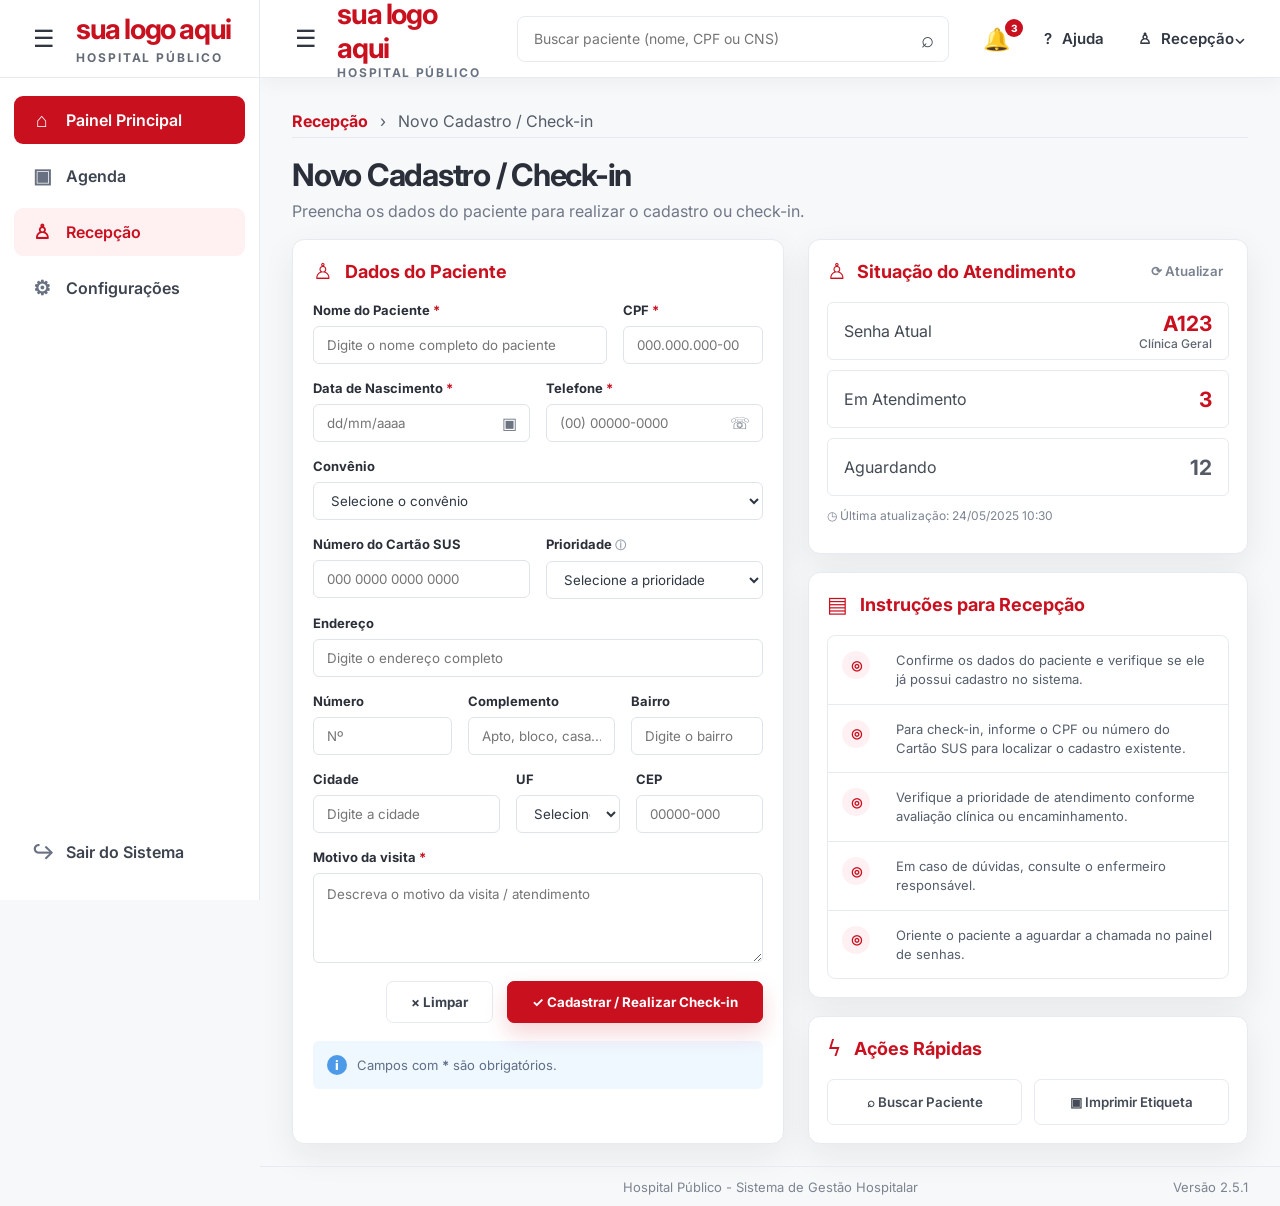
<file: Pages/recepção.html>
<!doctype html>
<html lang="pt-BR">
<head>
  <meta charset="UTF-8" />
  <meta name="viewport" content="width=device-width, initial-scale=1.0" />
  <title>Recepção | Novo Cadastro / Check-in</title>
  <link rel="preconnect" href="https://fonts.googleapis.com">
  <link rel="preconnect" href="https://fonts.gstatic.com" crossorigin>
  <link href="https://fonts.googleapis.com/css2?family=Inter:wght@400;500;600;700;800&display=swap" rel="stylesheet">
  <link rel="stylesheet" href="../css/recepção.css" />
</head>
<body>
  <div class="app-shell">
    <aside class="sidebar">
      <div class="brand-mobile">
        <button class="icon-btn" id="btnMenu" type="button">☰</button>
        <div>
          <strong>sua logo aqui</strong>
          <span>Hospital Público</span>
        </div>
      </div>

      <nav class="side-nav">
        <a class="active-main" href="home-page.html"><span>⌂</span>Painel Principal</a>
        <a href="lista-de-espera.html"><span>▣</span>Agenda</a>
        <a class="active-soft" href="recepção.html"><span>♙</span>Recepção</a>
        <a href="#"><span>⚙</span>Configurações</a>
      </nav>

      <a class="logout" href="#"><span>↪</span>Sair do Sistema</a>
    </aside>

    <main class="main-content">
      <header class="topbar">
        <div class="top-left">
          <button class="icon-btn desktop-menu" type="button">☰</button>
          <div class="logo-text">
            <strong>sua logo aqui</strong>
            <span>HOSPITAL PÚBLICO</span>
          </div>
        </div>

        <label class="search-box">
          <input type="text" placeholder="Buscar paciente (nome, CPF ou CNS)">
          <span>⌕</span>
        </label>

        <div class="top-actions">
          <button class="notify" type="button">🔔<em>3</em></button>
          <button class="help" type="button">? <span>Ajuda</span></button>
          <button class="user-pill" type="button"><span>♙</span>Recepção⌄</button>
        </div>
      </header>

      <section class="page-area">
        <div class="breadcrumb"><b>Recepção</b><span>›</span><span>Novo Cadastro / Check-in</span></div>

        <div class="page-title">
          <h1>Novo Cadastro / Check-in</h1>
          <p>Preencha os dados do paciente para realizar o cadastro ou check-in.</p>
        </div>

        <div class="content-grid">
          <section class="card form-card">
            <div class="card-title red-title"><span>♙</span><h2>Dados do Paciente</h2></div>

            <form id="patientForm" class="patient-form">
              <div class="form-grid two">
                <label class="field wide">
                  <span>Nome do Paciente <b>*</b></span>
                  <input id="nome" type="text" placeholder="Digite o nome completo do paciente" required>
                </label>
                <label class="field">
                  <span>CPF <b>*</b></span>
                  <input id="cpf" type="text" inputmode="numeric" maxlength="14" placeholder="000.000.000-00" required>
                </label>
              </div>

              <div class="form-grid two equal">
                <label class="field">
                  <span>Data de Nascimento <b>*</b></span>
                  <div class="with-icon"><input id="nascimento" type="text" inputmode="numeric" maxlength="10" placeholder="dd/mm/aaaa" required><i>▣</i></div>
                </label>
                <label class="field">
                  <span>Telefone <b>*</b></span>
                  <div class="with-icon"><input id="telefone" type="text" inputmode="numeric" maxlength="15" placeholder="(00) 00000-0000" required><i>☏</i></div>
                </label>
              </div>

              <label class="field">
                <span>Convênio</span>
                <select id="convenio"><option>Selecione o convênio</option><option>SUS</option><option>Particular</option><option>Convênio Municipal</option></select>
              </label>

              <div class="form-grid two equal">
                <label class="field">
                  <span>Número do Cartão SUS</span>
                  <input id="cns" type="text" inputmode="numeric" maxlength="18" placeholder="000 0000 0000 0000">
                </label>
                <label class="field">
                  <span>Prioridade <small>ⓘ</small></span>
                  <select id="prioridade"><option>Selecione a prioridade</option><option>Baixa</option><option>Média</option><option>Alta</option><option>Preferencial</option></select>
                </label>
              </div>

              <label class="field">
                <span>Endereço</span>
                <input id="endereco" type="text" placeholder="Digite o endereço completo">
              </label>

              <div class="form-grid three">
                <label class="field"><span>Número</span><input type="text" placeholder="Nº"></label>
                <label class="field"><span>Complemento</span><input type="text" placeholder="Apto, bloco, casa..."></label>
                <label class="field"><span>Bairro</span><input type="text" placeholder="Digite o bairro"></label>
              </div>

              <div class="form-grid three city-grid">
                <label class="field"><span>Cidade</span><input type="text" placeholder="Digite a cidade"></label>
                <label class="field"><span>UF</span><select><option>Selecione</option><option>SP</option><option>RJ</option><option>MG</option></select></label>
                <label class="field"><span>CEP</span><input id="cep" type="text" inputmode="numeric" maxlength="9" placeholder="00000-000"></label>
              </div>

              <label class="field">
                <span>Motivo da visita <b>*</b></span>
                <textarea id="motivo" rows="4" placeholder="Descreva o motivo da visita / atendimento" required></textarea>
              </label>

              <div class="form-actions">
                <button class="btn ghost" id="btnClear" type="button">× Limpar</button>
                <button class="btn primary" type="submit">✓ Cadastrar / Realizar Check-in</button>
              </div>
            </form>

            <div class="info-strip"><span>i</span>Campos com <b>*</b> são obrigatórios.</div>
          </section>

          <aside class="right-column">
            <section class="card status-card">
              <div class="card-title between red-title"><div><span>♙</span><h2>Situação do Atendimento</h2></div><button id="btnAtualizar" type="button">⟳ Atualizar</button></div>
              <div class="status-row"><span>Senha Atual</span><strong>A123 <small>Clínica Geral</small></strong></div>
              <div class="status-row"><span>Em Atendimento</span><strong>3</strong></div>
              <div class="status-row"><span>Aguardando</span><strong class="gray">12</strong></div>
              <p class="last-update">◷ Última atualização: <span id="horaAtualizacao">24/05/2025 10:30</span></p>
            </section>

            <section class="card instructions-card">
              <div class="card-title red-title"><span>▤</span><h2>Instruções para Recepção</h2></div>
              <ul>
                <li><span>◎</span>Confirme os dados do paciente e verifique se ele já possui cadastro no sistema.</li>
                <li><span>◎</span>Para check-in, informe o CPF ou número do Cartão SUS para localizar o cadastro existente.</li>
                <li><span>◎</span>Verifique a prioridade de atendimento conforme avaliação clínica ou encaminhamento.</li>
                <li><span>◎</span>Em caso de dúvidas, consulte o enfermeiro responsável.</li>
                <li><span>◎</span>Oriente o paciente a aguardar a chamada no painel de senhas.</li>
              </ul>
            </section>

            <section class="card quick-card">
              <div class="card-title red-title"><span>ϟ</span><h2>Ações Rápidas</h2></div>
              <div class="quick-actions">
                <button type="button">⌕ Buscar Paciente</button>
                <button type="button">▣ Imprimir Etiqueta</button>
              </div>
            </section>
          </aside>
        </div>
      </section>

      <footer class="footer">Hospital Público - Sistema de Gestão Hospitalar <span>Versão 2.5.1</span></footer>
    </main>
  </div>

  <div class="toast" id="toast"></div>

  <script src="../js/fluxo-hospital.js"></script>
  <script src="../js/recepção.js"></script>
</body>
</html>
</file>
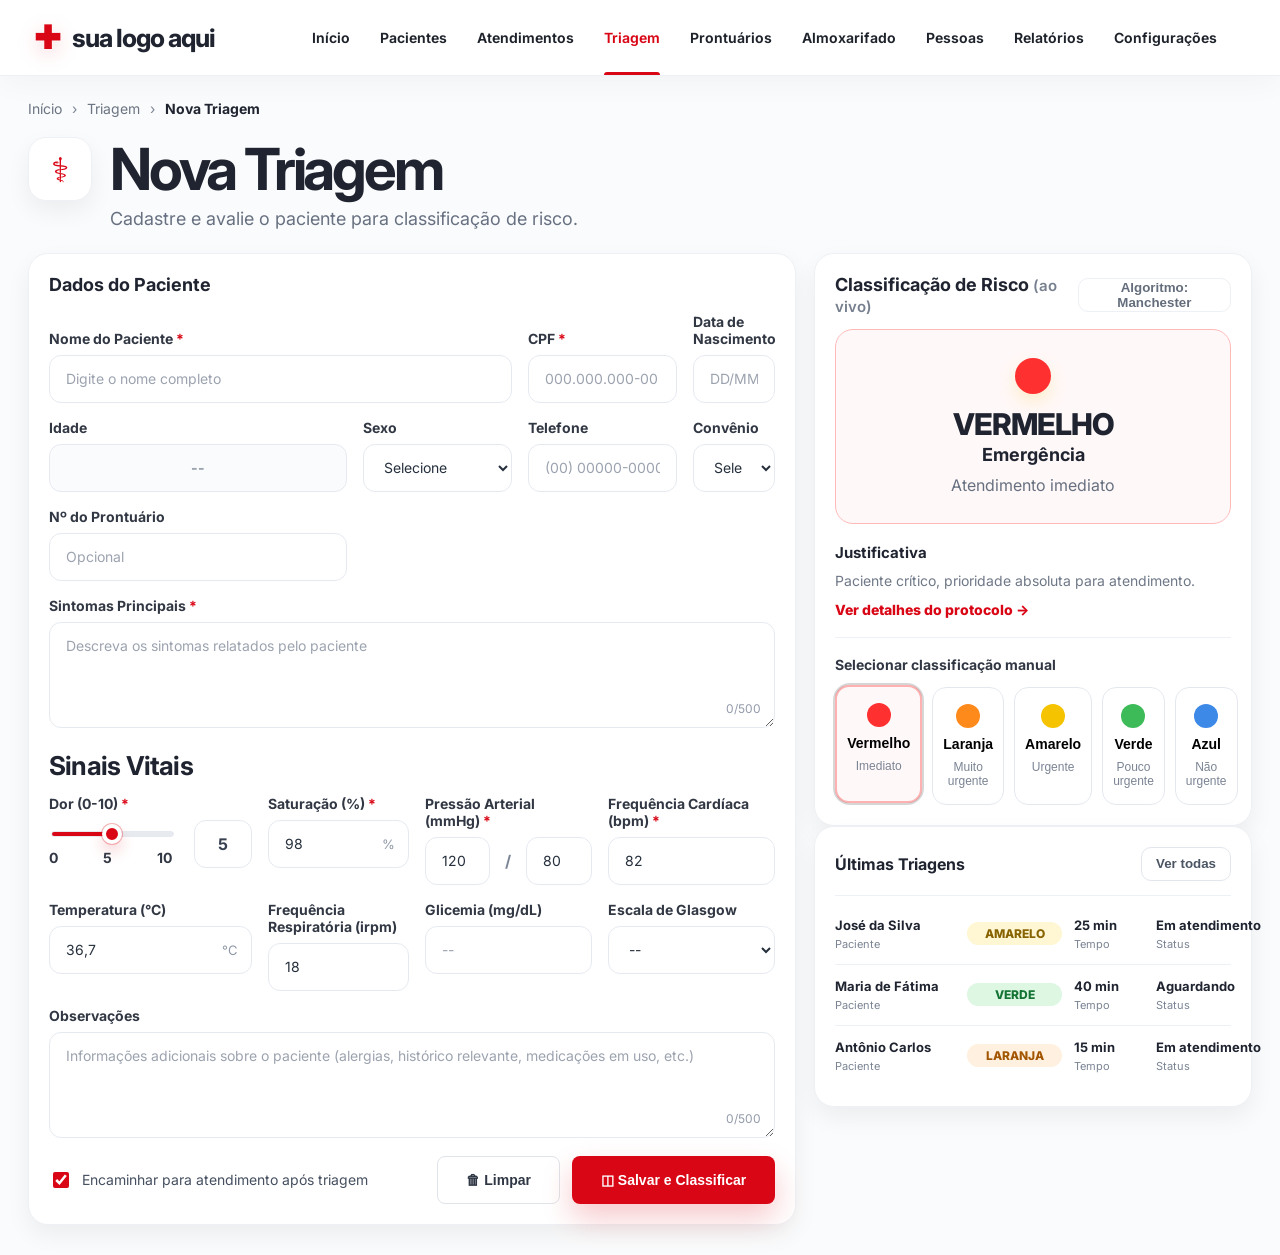
<file: Pages/triagem.html>
<!doctype html>
<html lang="pt-BR">
<head>
  <meta charset="utf-8">
  <meta name="viewport" content="width=device-width, initial-scale=1">
  <title>Triagem | Sistema Hospitalar Público</title>
  <link rel="stylesheet" href="../css/triagem.css">
  <link rel="preconnect" href="https://fonts.googleapis.com">
  <link rel="preconnect" href="https://fonts.gstatic.com" crossorigin>
  <link href="https://fonts.googleapis.com/css2?family=Inter:wght@400;500;600;700;800&display=swap" rel="stylesheet">
</head>

<body>
  <header class="topbar">
    <a class="brand" href="home-page.html">
      <span class="brand-cross">✚</span>
      <span>sua logo aqui</span>
    </a>

    <nav class="nav">
      <a href="home-page.html">Início</a>
      <a href="recepção.html">Pacientes</a>
      <a href="lista-de-espera.html">Atendimentos</a>
      <a class="active" href="triagem.html">Triagem</a>
      <a href="prontuario-medico.html">Prontuários</a>
      <a href="almoxarifado.html">Almoxarifado</a>
      <a href="#">Pessoas</a>
      <a href="#">Relatórios</a>
      <a href="#">Configurações</a>
    </nav>

    <div class="user-area">
      <button class="bell" aria-label="Notificações">
        <span>5</span>
        🔔
      </button>

      <div class="profile">
        <div class="avatar">AS</div>
        <div>
          <strong>Olá, Dra. Ana Silva</strong>
          <small>Administrador</small>
        </div>
        <span class="chevron">⌄</span>
      </div>
    </div>
  </header>

  <main class="triage-page">
    <div class="breadcrumb reveal">
      <a href="home-page.html">Início</a>
      <span>›</span>
      <a href="triagem.html">Triagem</a>
      <span>›</span>
      <strong>Nova Triagem</strong>
    </div>

    <section class="triage-header reveal">
      <div class="triage-title-wrap">
        <div class="triage-header-icon">⚕</div>
        <div>
          <h1>Nova Triagem</h1>
          <p>Cadastre e avalie o paciente para classificação de risco.</p>
        </div>
      </div>
    </section>

    <section class="triage-layout">
      <article class="triage-card triage-form reveal">
        <h2>Dados do Paciente</h2>

        <div class="form-grid form-grid-top">
          <label class="field field-span-2">
            <span>Nome do Paciente <b>*</b></span>
            <input id="nomePaciente" type="text" placeholder="Digite o nome completo">
          </label>

          <label class="field">
            <span>CPF <b>*</b></span>
            <input id="cpfPaciente" type="text" inputmode="numeric" maxlength="14" autocomplete="off" placeholder="000.000.000-00">
          </label>

          <label class="field">
            <span>Data de Nascimento</span>
            <input id="dataNascimento" type="text" inputmode="numeric" maxlength="10" autocomplete="off" placeholder="DD/MM/AAAA">
          </label>

          <label class="field field-age">
            <span>Idade</span>
            <input id="idadePaciente" type="text" placeholder="--" readonly>
          </label>

          <label class="field">
            <span>Sexo</span>
            <select id="sexoPaciente">
              <option>Selecione</option>
              <option>Masculino</option>
              <option>Feminino</option>
            </select>
          </label>

          <label class="field">
            <span>Telefone</span>
            <input id="telefonePaciente" type="text" inputmode="numeric" maxlength="15" placeholder="(00) 00000-0000">
          </label>

          <label class="field">
            <span>Convênio</span>
            <select id="convenioPaciente">
              <option>Selecione</option>
              <option>SUS</option>
              <option>Particular</option>
            </select>
          </label>

          <label class="field">
            <span>Nº do Prontuário</span>
            <input id="prontuarioPaciente" type="text" placeholder="Opcional">
          </label>
        </div>

        <label class="field field-full">
          <span>Sintomas Principais <b>*</b></span>
          <textarea id="sintomasPaciente" rows="4" placeholder="Descreva os sintomas relatados pelo paciente"></textarea>
          <small id="contadorSintomas">0/500</small>
        </label>

        <div class="section-label">Sinais Vitais</div>

        <div class="vitals-grid">
          <div class="field range-field">
            <span>Dor (0-10) <b>*</b></span>

            <div class="pain-range">
              <input id="painRange" type="range" min="0" max="10" value="5">

              <div class="range-scale">
                <span>0</span>
                <span>5</span>
                <span>10</span>
              </div>
            </div>

            <div class="mini-box" id="painValue">5</div>
          </div>

          <label class="field">
            <span>Saturação (%) <b>*</b></span>
            <div class="inline-suffix">
              <input id="saturacaoPaciente" type="text" inputmode="numeric" value="98">
              <em>%</em>
            </div>
          </label>

          <label class="field">
            <span>Pressão Arterial (mmHg) <b>*</b></span>
            <div class="pressure-group">
              <input id="pressaoSistolica" type="text" inputmode="numeric" value="120">
              <i>/</i>
              <input id="pressaoDiastolica" type="text" inputmode="numeric" value="80">
            </div>
          </label>

          <label class="field">
            <span>Frequência Cardíaca (bpm) <b>*</b></span>
            <input id="frequenciaCardiaca" type="text" inputmode="numeric" value="82">
          </label>

          <label class="field">
            <span>Temperatura (°C)</span>
            <div class="inline-suffix">
              <input id="temperaturaPaciente" type="text" inputmode="decimal" value="36,7">
              <em>°C</em>
            </div>
          </label>

          <label class="field">
            <span>Frequência Respiratória (irpm)</span>
            <input id="frequenciaRespiratoria" type="text" inputmode="numeric" value="18">
          </label>

          <label class="field">
            <span>Glicemia (mg/dL)</span>
            <input id="glicemiaPaciente" type="text" inputmode="numeric" placeholder="--">
          </label>

          <label class="field">
            <span>Escala de Glasgow</span>
            <select id="glasgowPaciente">
              <option>--</option>
              <option>15</option>
              <option>14</option>
              <option>13</option>
              <option>12</option>
              <option>11</option>
              <option>10</option>
              <option>9</option>
              <option>8</option>
              <option>7</option>
              <option>6</option>
              <option>5</option>
              <option>4</option>
              <option>3</option>
            </select>
          </label>
        </div>

        <label class="field field-full">
          <span>Observações</span>
          <textarea id="observacoesPaciente" rows="4" placeholder="Informações adicionais sobre o paciente (alergias, histórico relevante, medicações em uso, etc.)"></textarea>
          <small id="contadorObservacoes">0/500</small>
        </label>

        <div class="triage-actions">
          <label class="check-row">
            <input id="encaminharPaciente" type="checkbox" checked>
            <span>Encaminhar para atendimento após triagem</span>
          </label>

          <div class="button-row">
            <button class="btn neutral" id="btnLimparTriagem" type="button">🗑 Limpar</button>
            <button class="btn primary" id="saveTriageBtn" type="button">◫ Salvar e Classificar</button>
          </div>
        </div>
      </article>

      <aside class="triage-side">
        <article class="triage-card reveal delay-1">
          <div class="side-head">
            <h2>Classificação de Risco <small>(ao vivo)</small></h2>
            <button class="mini-chip" type="button">Algoritmo: Manchester</button>
          </div>

          <div class="risk-highlight amarelo" id="riskHighlight">
            <div class="risk-dot"></div>
            <div class="risk-text">AMARELO</div>
            <div class="risk-sub">Urgência</div>
            <p>Atendimento em até 60 minutos</p>
          </div>

          <div class="justification">
            <h3>Justificativa</h3>
            <p>Sinais vitais estáveis e sintomas de média gravidade.</p>
            <a href="#">Ver detalhes do protocolo →</a>
          </div>

          <div class="manual-title">Selecionar classificação manual</div>

          <input type="hidden" id="riskInput" value="amarelo">

          <div class="risk-options">
            <button class="risk-option" type="button" data-risk="vermelho">
              <span class="ball red"></span>
              <strong>Vermelho</strong>
              <small>Imediato</small>
            </button>

            <button class="risk-option" type="button" data-risk="laranja">
              <span class="ball orange"></span>
              <strong>Laranja</strong>
              <small>Muito urgente</small>
            </button>

            <button class="risk-option active" type="button" data-risk="amarelo">
              <span class="ball yellow"></span>
              <strong>Amarelo</strong>
              <small>Urgente</small>
            </button>

            <button class="risk-option" type="button" data-risk="verde">
              <span class="ball green"></span>
              <strong>Verde</strong>
              <small>Pouco urgente</small>
            </button>

            <button class="risk-option" type="button" data-risk="azul">
              <span class="ball blue"></span>
              <strong>Azul</strong>
              <small>Não urgente</small>
            </button>
          </div>
        </article>

        <article class="triage-card reveal delay-2">
          <div class="panel-head compact">
            <h2>Últimas Triagens</h2>
            <button id="btnVerTodasTriagens" type="button">Ver todas</button>
          </div>

          <div class="latest-triage-list" id="ultimasTriagensLista">
            <div class="latest-triage-item" data-paciente="José da Silva" data-classificacao="amarelo" data-tempo="25 min" data-status="Em atendimento">
              <div>
                <strong>José da Silva</strong>
                <small>Paciente</small>
              </div>
              <span class="tag-risk yellow">AMARELO</span>
              <div>
                <strong>25 min</strong>
                <small>Tempo</small>
              </div>
              <div>
                <strong>Em atendimento</strong>
                <small>Status</small>
              </div>
            </div>

            <div class="latest-triage-item" data-paciente="Maria de Fátima" data-classificacao="verde" data-tempo="40 min" data-status="Aguardando">
              <div>
                <strong>Maria de Fátima</strong>
                <small>Paciente</small>
              </div>
              <span class="tag-risk green">VERDE</span>
              <div>
                <strong>40 min</strong>
                <small>Tempo</small>
              </div>
              <div>
                <strong>Aguardando</strong>
                <small>Status</small>
              </div>
            </div>

            <div class="latest-triage-item" data-paciente="Antônio Carlos" data-classificacao="laranja" data-tempo="15 min" data-status="Em atendimento">
              <div>
                <strong>Antônio Carlos</strong>
                <small>Paciente</small>
              </div>
              <span class="tag-risk orange">LARANJA</span>
              <div>
                <strong>15 min</strong>
                <small>Tempo</small>
              </div>
              <div>
                <strong>Em atendimento</strong>
                <small>Status</small>
              </div>
            </div>
          </div>
        </article>
      </aside>
    </section>
  </main>

  <div class="triage-modal" id="modalTriagens">
    <div class="triage-modal-backdrop" id="fecharModalTriagens"></div>

    <div class="triage-modal-content">
      <div class="triage-modal-header">
        <div>
          <span>Histórico completo</span>
          <h2>Todas as Triagens</h2>
        </div>
        <button id="btnFecharTriagens" type="button">×</button>
      </div>

      <div class="triage-modal-tools">
        <input type="text" id="buscarTriagem" placeholder="Buscar por paciente, classificação ou status...">

        <select id="filtroClassificacao">
          <option value="todas">Todas as classificações</option>
          <option value="amarelo">Amarelo</option>
          <option value="verde">Verde</option>
          <option value="laranja">Laranja</option>
          <option value="azul">Azul</option>
          <option value="vermelho">Vermelho</option>
        </select>
      </div>

      <div class="triage-modal-table-wrap">
        <table class="triage-modal-table">
          <thead>
            <tr>
              <th>Paciente</th>
              <th>Classificação</th>
              <th>Tempo</th>
              <th>Status</th>
              <th>Data</th>
              <th>Ação</th>
            </tr>
          </thead>

          <tbody id="listaTodasTriagens">
            <tr data-classificacao="amarelo">
              <td>José da Silva</td>
              <td><span class="tag-risk yellow">AMARELO</span></td>
              <td>25 min</td>
              <td>Em atendimento</td>
              <td>15/06/2026</td>
              <td><button class="btn-ver-detalhe" type="button">Ver detalhes</button></td>
            </tr>

            <tr data-classificacao="verde">
              <td>Maria de Fátima</td>
              <td><span class="tag-risk green">VERDE</span></td>
              <td>40 min</td>
              <td>Aguardando</td>
              <td>15/06/2026</td>
              <td><button class="btn-ver-detalhe" type="button">Ver detalhes</button></td>
            </tr>

            <tr data-classificacao="laranja">
              <td>Antônio Carlos</td>
              <td><span class="tag-risk orange">LARANJA</span></td>
              <td>15 min</td>
              <td>Em atendimento</td>
              <td>15/06/2026</td>
              <td><button class="btn-ver-detalhe" type="button">Ver detalhes</button></td>
            </tr>
          </tbody>
        </table>
      </div>
    </div>
  </div>

  <div class="detail-modal" id="modalDetalheTriagem">
    <div class="detail-modal-bg" id="fecharDetalheTriagem"></div>

    <div class="detail-modal-box">
      <div class="detail-modal-header">
        <div>
          <span>Detalhes da triagem</span>
          <h2 id="detalhePacienteNome">Paciente</h2>
        </div>
        <button id="btnFecharDetalheTriagem" type="button">×</button>
      </div>

      <div class="detail-modal-body">
        <div class="detail-info-card">
          <small>Classificação</small>
          <strong id="detalheClassificacao">-</strong>
        </div>

        <div class="detail-info-card">
          <small>Tempo</small>
          <strong id="detalheTempo">-</strong>
        </div>

        <div class="detail-info-card">
          <small>Status</small>
          <strong id="detalheStatus">-</strong>
        </div>

        <div class="detail-info-card">
          <small>Protocolo</small>
          <strong id="detalheProtocolo">Manchester</strong>
        </div>
      </div>

      <div class="detail-modal-footer">
        <button class="btn neutral" id="btnFecharDetalheRodape" type="button">Fechar</button>
        <button class="btn primary" id="btnAbrirProntuario" type="button">Abrir prontuário</button>
      </div>
    </div>
  </div>

  <div class="record-modal" id="modalProntuario">
    <div class="record-modal-bg" id="fecharProntuario"></div>

    <div class="record-modal-box">
      <div class="record-modal-header">
        <div>
          <span>Prontuário eletrônico</span>
          <h2 id="prontuarioNome">Paciente</h2>
          <p id="prontuarioResumo">Registro clínico da triagem</p>
        </div>

        <button id="btnFecharProntuario" type="button">×</button>
      </div>

      <div class="record-modal-body">
        <section class="record-grid">
          <article class="record-panel patient-summary">
            <div class="record-panel-title">
              <h3>Dados do paciente</h3>
              <span id="prontuarioRiscoTag" class="tag-risk yellow">AMARELO</span>
            </div>

            <div class="record-info-grid">
              <div>
                <small>Paciente</small>
                <strong id="prontuarioPacienteNome">-</strong>
              </div>

              <div>
                <small>CPF</small>
                <strong id="prontuarioCpf">Não informado</strong>
              </div>

              <div>
                <small>Data de nascimento</small>
                <strong id="prontuarioNascimento">Não informado</strong>
              </div>

              <div>
                <small>Idade</small>
                <strong id="prontuarioIdade">--</strong>
              </div>

              <div>
                <small>Telefone</small>
                <strong id="prontuarioTelefone">Não informado</strong>
              </div>

              <div>
                <small>Convênio</small>
                <strong id="prontuarioConvenio">Não informado</strong>
              </div>

              <div>
                <small>Nº Prontuário</small>
                <strong id="prontuarioNumero">Não informado</strong>
              </div>
            </div>
          </article>

          <article class="record-panel">
            <div class="record-panel-title">
              <h3>Triagem atual</h3>
              <button type="button">Hoje</button>
            </div>

            <div class="record-info-grid">
              <div>
                <small>Classificação</small>
                <strong id="prontuarioClassificacao">-</strong>
              </div>

              <div>
                <small>Status</small>
                <strong id="prontuarioStatus">-</strong>
              </div>

              <div>
                <small>Tempo</small>
                <strong id="prontuarioTempo">-</strong>
              </div>

              <div>
                <small>Protocolo</small>
                <strong>Manchester</strong>
              </div>
            </div>
          </article>
        </section>

        <section class="record-content-grid">
          <article class="record-panel">
            <div class="record-panel-title">
              <h3>Sinais vitais</h3>
            </div>

            <div class="vital-cards">
              <div>
                <small>Dor</small>
                <strong id="prontuarioDor">5/10</strong>
              </div>

              <div>
                <small>Saturação</small>
                <strong id="prontuarioSaturacao">98%</strong>
              </div>

              <div>
                <small>Pressão</small>
                <strong id="prontuarioPressao">120/80</strong>
              </div>

              <div>
                <small>FC</small>
                <strong id="prontuarioFc">82 bpm</strong>
              </div>

              <div>
                <small>Temp.</small>
                <strong id="prontuarioTemp">36,7°C</strong>
              </div>

              <div>
                <small>FR</small>
                <strong id="prontuarioFr">18 irpm</strong>
              </div>
            </div>
          </article>

          <article class="record-panel body-panel">
            <div class="record-panel-title">
              <h3>Mapa corporal</h3>
              <button type="button">Frente</button>
            </div>

            <div class="body-map">
              <div class="body-head"></div>
              <div class="body-neck"></div>
              <div class="body-torso"></div>
              <div class="body-arm left"></div>
              <div class="body-arm right"></div>
              <div class="body-leg left"></div>
              <div class="body-leg right"></div>
              <span class="body-alert chest">Dor</span>
              <span class="body-alert head">Sintoma</span>
            </div>
          </article>

          <article class="record-panel notes-panel">
            <div class="record-panel-title">
              <h3>Anotações clínicas</h3>
            </div>

            <label>
              <span>Sintomas principais</span>
              <textarea id="prontuarioSintomas" rows="5" placeholder="Sintomas informados na triagem"></textarea>
            </label>

            <label>
              <span>Conduta / evolução</span>
              <textarea rows="5" placeholder="Descreva a avaliação médica, hipótese diagnóstica e conduta inicial"></textarea>
            </label>
          </article>

          <article class="record-panel timeline-panel">
            <div class="record-panel-title">
              <h3>Histórico do atendimento</h3>
            </div>

            <div class="timeline">
              <div>
                <span></span>
                <strong>Paciente cadastrado na triagem</strong>
                <small>Registro iniciado pelo setor de acolhimento.</small>
              </div>

              <div>
                <span></span>
                <strong>Classificação aplicada</strong>
                <small id="timelineClassificacao">Risco amarelo, atendimento em até 60 minutos.</small>
              </div>

              <div>
                <span></span>
                <strong>Prontuário aberto</strong>
                <small>Disponível para avaliação médica.</small>
              </div>
            </div>
          </article>
        </section>
      </div>

      <div class="record-modal-footer record-modal-footer-smart">
        <button class="btn neutral btn-back-triage" id="btnVoltarTriagem" type="button">
          <span class="btn-arrow">‹</span>
          Voltar para triagem
        </button>
        <button class="btn primary" id="btnSalvarProntuario" type="button">Salvar prontuário</button>
      </div>
    </div>
  </div>

  <script src="/js/fluxo-hospital.js"></script>
  <script src="/js/triagem.js"></script>
</body>
</html>
</file>
<file: css/almoxarifado.css>
* {
  margin: 0;
  padding: 0;
  box-sizing: border-box;
}

:root {
  --red: #e30613;
  --red-dark: #bd0010;
  --red-soft: #fff1f2;
  --green: #0f9f54;
  --green-soft: #e9f8ef;
  --blue: #2563eb;
  --yellow: #f59e0b;
  --yellow-soft: #fff7e6;
  --text: #141824;
  --muted: #667085;
  --line: #e7ebf1;
  --bg: #f7f8fa;
  --card: #ffffff;
  --shadow: 0 12px 32px rgba(16, 24, 40, 0.06);
}

body {
  font-family: Inter, Arial, Helvetica, sans-serif;
  background: var(--bg);
  color: var(--text);
}

svg {
  width: 18px;
  height: 18px;
  fill: none;
  stroke: currentColor;
  stroke-width: 2;
  stroke-linecap: round;
  stroke-linejoin: round;
}

button,
select,
input {
  font-family: inherit;
}

.topbar {
  height: 78px;
  background: #fff;
  border-bottom: 1px solid var(--line);
  display: flex;
  align-items: center;
  justify-content: space-between;
  padding: 0 52px;
  position: sticky;
  top: 0;
  z-index: 50;
}

.brand {
  display: flex;
  align-items: center;
  gap: 12px;
  font-weight: 800;
  font-size: 28px;
  color: #111827;
  white-space: nowrap;
}

.brand-plus {
  color: var(--red);
  font-size: 38px;
  line-height: 0;
  transform: translateY(-1px);
}

.menu {
  height: 100%;
  display: flex;
  align-items: center;
  gap: 34px;
}

.menu a {
  height: 100%;
  color: #161b28;
  text-decoration: none;
  font-size: 15px;
  font-weight: 700;
  display: flex;
  align-items: center;
  border-bottom: 3px solid transparent;
  white-space: nowrap;
}

.menu a.active,
.menu a:hover {
  color: var(--red);
  border-bottom-color: var(--red);
}

.profile {
  display: flex;
  align-items: center;
  gap: 14px;
}

.bell {
  position: relative;
  width: 36px;
  height: 36px;
  border: none;
  background: transparent;
  color: #f59e0b;
  cursor: pointer;
}

.badge {
  position: absolute;
  right: 1px;
  top: 1px;
  min-width: 17px;
  height: 17px;
  border-radius: 999px;
  background: var(--red);
  color: white;
  font-size: 10px;
  font-weight: 800;
  display: grid;
  place-items: center;
  border: 2px solid #fff;
}

.avatar {
  width: 44px;
  height: 44px;
  border-radius: 999px;
  background: #ffe7ea;
  color: var(--red);
  display: grid;
  place-items: center;
  font-weight: 800;
}

.profile-info {
  display: flex;
  flex-direction: column;
  line-height: 1.15;
}

.profile-info strong {
  font-size: 14px;
}

.profile-info span {
  font-size: 12px;
  color: var(--muted);
}

.chevron {
  width: 16px;
  color: #667085;
}

.page {
  width: min(1760px, calc(100% - 88px));
  margin: 0 auto;
  padding: 42px 0 60px;
}

.hero {
  display: flex;
  justify-content: space-between;
  align-items: flex-start;
  gap: 24px;
  margin-bottom: 20px;
  width: 100%;
}

.hero-text {
  max-width: 680px;
}

.breadcrumb {
  display: flex;
  align-items: center;
  gap: 10px;
  color: #617083;
  font-size: 15px;
  font-weight: 600;
  margin-bottom: 18px;
}

.breadcrumb svg {
  width: 15px;
  height: 15px;
}

.hero h1 {
  font-size: 38px;
  letter-spacing: -1px;
  margin-bottom: 8px;
}

.hero p {
  color: var(--muted);
  font-size: 17px;
  line-height: 1.45;
}

.hero-actions {
  display: flex;
  align-items: center;
  gap: 14px;
  flex-wrap: nowrap;
  margin-top: 6px;
}

.btn-primary {
  border: none;
  background: var(--red);
  color: white;
  border-radius: 8px;
  height: 46px;
  padding: 0 24px;
  font-weight: 800;
  font-size: 15px;
  display: inline-flex;
  align-items: center;
  justify-content: center;
  gap: 9px;
  cursor: pointer;
  box-shadow: 0 8px 18px rgba(227, 6, 19, 0.18);
  transition: 0.2s ease;
  white-space: nowrap;
}

.btn-primary:hover {
  background: var(--red-dark);
  transform: translateY(-1px);
}

.btn-primary.full {
  width: 100%;
  justify-content: center;
}

.btn-scan {
  height: 46px;
  border-radius: 8px;
  padding: 0 22px;
  background: #111827;
  color: #fff;
  border: 1px solid #111827;
  font-weight: 800;
  font-size: 15px;
  text-decoration: none;
  display: inline-flex;
  align-items: center;
  justify-content: center;
  gap: 9px;
  cursor: pointer;
  box-shadow: 0 8px 18px rgba(17, 24, 39, 0.16);
  transition: 0.2s ease;
  white-space: nowrap;
}

.btn-scan:hover {
  background: #020617;
  border-color: #020617;
  transform: translateY(-1px);
}

.btn-scan svg {
  width: 18px;
  height: 18px;
}

.tabs-card,
.filters-card,
.table-card {
  background: var(--card);
  border: 1px solid var(--line);
  box-shadow: var(--shadow);
  width: 100%;
}

.tabs-card {
  height: 58px;
  border-radius: 13px;
  display: flex;
  align-items: stretch;
  padding: 0 22px;
  margin-bottom: 14px;
}

.tab {
  border: none;
  background: transparent;
  padding: 0 16px;
  margin-right: 16px;
  color: #182033;
  font-weight: 800;
  cursor: pointer;
  border-bottom: 3px solid transparent;
}

.tab.active {
  color: var(--red);
  border-bottom-color: var(--red);
}

.filters-card {
  border-radius: 13px;
  padding: 24px;
  display: grid;
  grid-template-columns: 1.15fr 1fr 1fr 1fr auto;
  gap: 32px;
  align-items: end;
  margin-bottom: 18px;
}

.field {
  display: flex;
  flex-direction: column;
  gap: 10px;
}

.field label {
  color: #1e293b;
  font-size: 14px;
  font-weight: 800;
}

.field select,
.field input,
.date-box,
.search-box {
  height: 43px;
  border: 1px solid #d9dee8;
  border-radius: 7px;
  background: white;
  color: #1f2937;
  font-size: 14px;
  outline: none;
}

.field select {
  padding: 0 14px;
  cursor: pointer;
}

.date-box {
  display: flex;
  align-items: center;
  gap: 22px;
  padding: 0 14px;
  color: #344054;
  white-space: nowrap;
}

.date-box .arrow {
  color: #111827;
  font-weight: 800;
}

.search-box {
  display: flex;
  align-items: center;
  padding: 0 14px;
}

.search-box input {
  height: 100%;
  border: none;
  flex: 1;
  padding: 0;
}

.search-box svg {
  color: #667085;
}

.btn-filter {
  height: 43px;
  min-width: 104px;
  background: #fff;
  color: #111827;
  border: 1px solid var(--red);
  border-radius: 7px;
  font-weight: 800;
  display: inline-flex;
  align-items: center;
  justify-content: center;
  gap: 8px;
  cursor: pointer;
}

.table-card {
  border-radius: 13px;
  overflow: hidden;
}

.table-wrap {
  width: 100%;
  overflow-x: auto;
}

table {
  width: 100%;
  border-collapse: collapse;
  min-width: 1120px;
}

thead th {
  text-align: left;
  text-transform: uppercase;
  font-size: 12px;
  color: #1f2937;
  letter-spacing: 0.02em;
  padding: 19px 26px;
  border-bottom: 1px solid var(--line);
}

tbody td {
  padding: 14px 26px;
  border-bottom: 1px solid var(--line);
  vertical-align: middle;
  font-size: 14px;
  color: #283043;
}

tbody tr:hover {
  background: #fbfcfe;
}

.status {
  display: inline-flex;
  align-items: center;
  justify-content: center;
  min-width: 74px;
  height: 26px;
  padding: 0 12px;
  border-radius: 7px;
  font-weight: 800;
  font-size: 13px;
}

.status.entrada {
  background: var(--green-soft);
  color: var(--green);
  border: 1px solid #bfe9ce;
}

.status.saida {
  background: #ffecef;
  color: var(--red);
  border: 1px solid #ffd0d6;
}

.item-cell {
  display: flex;
  align-items: center;
  gap: 14px;
}

.item-icon {
  width: 42px;
  height: 42px;
  border-radius: 999px;
  background: #f4f6f8;
  border: 1px solid #e8ebef;
  color: #202938;
  display: grid;
  place-items: center;
  flex: 0 0 auto;
}

.item-text strong {
  display: block;
  color: #171d2c;
  font-size: 14px;
  margin-bottom: 3px;
}

.item-text span,
.reason small {
  color: #667085;
  display: block;
  margin-top: 4px;
}

.actions {
  display: flex;
  align-items: center;
  gap: 14px;
}

.icon-btn {
  width: 43px;
  height: 39px;
  border-radius: 7px;
  border: 1px solid #d9dee8;
  background: #fff;
  color: #1f2937;
  display: grid;
  place-items: center;
  cursor: pointer;
  transition: 0.2s ease;
}

.icon-btn:hover {
  border-color: var(--red);
  color: var(--red);
}

.empty-row {
  text-align: center;
  color: var(--muted);
  padding: 32px !important;
  font-weight: 700;
}

.table-footer {
  min-height: 68px;
  padding: 0 24px;
  display: flex;
  align-items: center;
  justify-content: space-between;
  gap: 22px;
  color: #344054;
  font-size: 14px;
}

.pagination-area {
  display: flex;
  align-items: center;
  gap: 9px;
}

#pageSize {
  height: 39px;
  min-width: 150px;
  border: 1px solid #d9dee8;
  border-radius: 7px;
  padding: 0 14px;
  background: #fff;
  cursor: pointer;
}

.page-numbers {
  display: flex;
  align-items: center;
  gap: 9px;
}

.page-btn,
.number-btn,
.dots {
  height: 39px;
  min-width: 39px;
  border-radius: 7px;
  border: 1px solid #d9dee8;
  background: #fff;
  color: #1f2937;
  font-weight: 700;
  display: grid;
  place-items: center;
}

.page-btn,
.number-btn {
  cursor: pointer;
  transition: 0.2s ease;
}

.page-btn:hover:not(:disabled),
.number-btn:hover:not(.active) {
  border-color: var(--red);
  color: var(--red);
}

.number-btn.active {
  background: var(--red);
  border-color: var(--red);
  color: white;
}

.page-btn:disabled {
  opacity: 0.45;
  cursor: not-allowed;
}

.dots {
  border: none;
  background: transparent;
  min-width: 24px;
}

.modal-backdrop {
  position: fixed;
  inset: 0;
  background: rgba(15, 23, 42, 0.38);
  display: none;
  align-items: center;
  justify-content: center;
  padding: 24px;
  z-index: 100;
}

.modal-backdrop.show {
  display: flex;
}

.modal {
  width: min(560px, 100%);
  background: #fff;
  border-radius: 18px;
  box-shadow: 0 30px 80px rgba(15, 23, 42, 0.24);
  overflow: hidden;
  animation: modalIn 0.22s ease;
}

@keyframes modalIn {
  from {
    opacity: 0;
    transform: translateY(18px) scale(0.98);
  }

  to {
    opacity: 1;
    transform: translateY(0) scale(1);
  }
}

.modal-header {
  padding: 24px;
  border-bottom: 1px solid var(--line);
  display: flex;
  justify-content: space-between;
  gap: 18px;
}

.modal-header h2 {
  font-size: 22px;
  margin-bottom: 5px;
}

.modal-header p {
  color: var(--muted);
  font-size: 14px;
}

.modal-close {
  width: 38px;
  height: 38px;
  border: 1px solid var(--line);
  border-radius: 10px;
  background: #fff;
  font-size: 26px;
  line-height: 0;
  cursor: pointer;
}

.modal-form {
  padding: 24px;
  display: grid;
  grid-template-columns: 1fr 1fr;
  gap: 18px;
}

.modal-form label {
  display: flex;
  flex-direction: column;
  gap: 8px;
  color: #1e293b;
  font-size: 13px;
  font-weight: 800;
}

.modal-form input,
.modal-form select {
  height: 43px;
  border: 1px solid #d9dee8;
  border-radius: 8px;
  padding: 0 13px;
  outline: none;
}

.modal-form .btn-primary {
  grid-column: 1 / -1;
  margin-top: 4px;
}

@media (max-width: 1200px) {
  .topbar {
    padding: 0 24px;
  }

  .menu {
    gap: 18px;
    overflow-x: auto;
  }

  .page {
    width: min(100% - 32px, 1760px);
  }

  .filters-card {
    grid-template-columns: 1fr 1fr;
  }

  .btn-filter {
    width: 100%;
  }
}

@media (max-width: 900px) {
  .hero {
    flex-direction: column;
  }

  .hero-actions {
    width: 100%;
    flex-wrap: wrap;
  }

  .hero-actions .btn-primary,
  .hero-actions .btn-scan {
    width: 100%;
  }
}

@media (max-width: 820px) {
  .topbar {
    height: auto;
    padding: 18px;
    flex-wrap: wrap;
    gap: 14px;
  }

  .brand {
    font-size: 22px;
  }

  .brand-plus {
    font-size: 32px;
  }

  .menu {
    width: 100%;
    overflow-x: auto;
    height: 45px;
  }

  .profile {
    margin-left: auto;
  }

  .profile-info {
    display: none;
  }

  .hero h1 {
    font-size: 32px;
  }

  .filters-card {
    grid-template-columns: 1fr;
  }

  .date-box {
    gap: 12px;
  }

  .table-footer {
    flex-direction: column;
    align-items: flex-start;
    padding: 18px;
  }

  .pagination-area {
    width: 100%;
    flex-wrap: wrap;
  }

  .modal-form {
    grid-template-columns: 1fr;
  }
}
</file>
<file: css/bipagem.css>
* {
  margin: 0;
  padding: 0;
  box-sizing: border-box;
}

:root {
  --red: #e30613;
  --red-dark: #bd0010;
  --red-soft: #fff1f2;
  --green: #0f9f54;
  --green-soft: #e9f8ef;
  --yellow: #f59e0b;
  --yellow-soft: #fff7e6;
  --blue: #2563eb;
  --blue-soft: #eff6ff;
  --text: #141824;
  --muted: #667085;
  --line: #e7ebf1;
  --bg: #f7f8fa;
  --card: #ffffff;
  --shadow: 0 12px 32px rgba(16, 24, 40, 0.06);
}

body {
  font-family: Inter, Arial, Helvetica, sans-serif;
  background: var(--bg);
  color: var(--text);
}

svg {
  width: 18px;
  height: 18px;
  fill: none;
  stroke: currentColor;
  stroke-width: 2;
  stroke-linecap: round;
  stroke-linejoin: round;
}

button,
input {
  font-family: inherit;
}

.topbar {
  height: 78px;
  background: #fff;
  border-bottom: 1px solid var(--line);
  display: flex;
  align-items: center;
  justify-content: space-between;
  padding: 0 52px;
  position: sticky;
  top: 0;
  z-index: 50;
}

.brand {
  display: flex;
  align-items: center;
  gap: 12px;
  font-weight: 800;
  font-size: 28px;
  color: #111827;
  white-space: nowrap;
}

.brand-plus {
  color: var(--red);
  font-size: 38px;
  line-height: 0;
  transform: translateY(-1px);
}

.menu {
  height: 100%;
  display: flex;
  align-items: center;
  gap: 34px;
}

.menu a {
  height: 100%;
  color: #161b28;
  text-decoration: none;
  font-size: 15px;
  font-weight: 700;
  display: flex;
  align-items: center;
  border-bottom: 3px solid transparent;
}

.menu a.active,
.menu a:hover {
  color: var(--red);
  border-bottom-color: var(--red);
}

.profile {
  display: flex;
  align-items: center;
  gap: 14px;
}

.bell {
  position: relative;
  width: 36px;
  height: 36px;
  border: none;
  background: transparent;
  color: #f59e0b;
  cursor: pointer;
}

.badge {
  position: absolute;
  right: 1px;
  top: 1px;
  min-width: 17px;
  height: 17px;
  border-radius: 999px;
  background: var(--red);
  color: white;
  font-size: 10px;
  font-weight: 800;
  display: grid;
  place-items: center;
  border: 2px solid #fff;
}

.avatar {
  width: 44px;
  height: 44px;
  border-radius: 999px;
  background: #ffe7ea;
  color: var(--red);
  display: grid;
  place-items: center;
  font-weight: 800;
}

.profile-info {
  display: flex;
  flex-direction: column;
  line-height: 1.15;
}

.profile-info strong {
  font-size: 14px;
}

.profile-info span {
  font-size: 12px;
  color: var(--muted);
}

.page {
  width: min(1760px, calc(100% - 88px));
  margin: 0 auto;
  padding: 42px 0 60px;
}

.hero {
  display: flex;
  justify-content: space-between;
  align-items: flex-start;
  gap: 24px;
  margin-bottom: 26px;
}

.breadcrumb {
  display: flex;
  align-items: center;
  gap: 10px;
  color: #617083;
  font-size: 15px;
  font-weight: 600;
  margin-bottom: 18px;
}

.hero h1 {
  font-size: 38px;
  letter-spacing: -1px;
  margin-bottom: 8px;
}

.hero p {
  color: var(--muted);
  font-size: 17px;
}

.btn-primary,
.btn-secondary {
  height: 46px;
  border-radius: 8px;
  padding: 0 24px;
  font-weight: 800;
  font-size: 15px;
  display: inline-flex;
  align-items: center;
  justify-content: center;
  cursor: pointer;
  text-decoration: none;
  transition: 0.2s ease;
}

.btn-primary {
  border: none;
  background: var(--red);
  color: white;
  box-shadow: 0 8px 18px rgba(227, 6, 19, 0.18);
}

.btn-primary:hover {
  background: var(--red-dark);
  transform: translateY(-1px);
}

.btn-secondary {
  border: 1px solid var(--line);
  background: #fff;
  color: #111827;
}

.btn-secondary:hover {
  border-color: var(--red);
  color: var(--red);
}

.scanner-layout {
  display: grid;
  grid-template-columns: 0.95fr 1.05fr;
  gap: 22px;
  margin-bottom: 24px;
}

.scanner-card,
.item-card,
.table-card {
  background: var(--card);
  border: 1px solid var(--line);
  border-radius: 16px;
  box-shadow: var(--shadow);
}

.scanner-card {
  padding: 28px;
}

.scanner-header {
  display: flex;
  gap: 16px;
  align-items: center;
  margin-bottom: 24px;
}

.scanner-icon,
.empty-icon {
  width: 58px;
  height: 58px;
  border-radius: 16px;
  background: var(--red-soft);
  color: var(--red);
  display: grid;
  place-items: center;
}

.scanner-icon svg,
.empty-icon svg {
  width: 28px;
  height: 28px;
}

.scanner-header h2,
.table-header h2 {
  font-size: 22px;
  margin-bottom: 5px;
}

.scanner-header p,
.table-header p {
  color: var(--muted);
  font-size: 14px;
}

.operation-box {
  display: grid;
  grid-template-columns: 1fr 1fr;
  background: #f1f3f6;
  padding: 5px;
  border-radius: 12px;
  margin-bottom: 20px;
}

.operation {
  border: none;
  background: transparent;
  height: 42px;
  border-radius: 9px;
  font-weight: 800;
  color: #4b5563;
  cursor: pointer;
}

.operation.active {
  background: #fff;
  color: var(--red);
  box-shadow: 0 4px 14px rgba(16, 24, 40, 0.08);
}

.field {
  display: flex;
  flex-direction: column;
  gap: 9px;
  color: #1e293b;
  font-size: 14px;
  font-weight: 800;
}

.field input {
  height: 48px;
  border: 1px solid #d9dee8;
  border-radius: 9px;
  background: white;
  color: #1f2937;
  font-size: 15px;
  outline: none;
  padding: 0 14px;
}

.field input:focus {
  border-color: var(--red);
  box-shadow: 0 0 0 4px rgba(227, 6, 19, 0.08);
}

.quantity-row {
  display: grid;
  grid-template-columns: 160px 1fr;
  gap: 14px;
  margin-top: 18px;
}

.scanner-status {
  min-height: 54px;
  border-radius: 12px;
  background: #f8fafc;
  border: 1px dashed #d9dee8;
  color: #667085;
  margin-top: 22px;
  padding: 16px;
  font-weight: 700;
}

.scanner-status.success {
  background: var(--green-soft);
  border-color: #bfe9ce;
  color: var(--green);
}

.scanner-status.error {
  background: var(--red-soft);
  border-color: #ffd0d6;
  color: var(--red);
}

.scanner-status.warning {
  background: var(--yellow-soft);
  border-color: #fed7aa;
  color: #b45309;
}

.item-card {
  min-height: 360px;
  padding: 28px;
}

.empty-state {
  height: 100%;
  min-height: 304px;
  display: grid;
  place-items: center;
  text-align: center;
  align-content: center;
}

.empty-state h3 {
  font-size: 22px;
  margin-top: 16px;
  margin-bottom: 8px;
}

.empty-state p {
  color: var(--muted);
  max-width: 380px;
}

.product-view {
  display: grid;
  gap: 22px;
}

.product-top {
  display: flex;
  align-items: center;
  gap: 18px;
}

.product-icon {
  width: 74px;
  height: 74px;
  border-radius: 20px;
  background: var(--red-soft);
  color: var(--red);
  display: grid;
  place-items: center;
}

.product-icon svg {
  width: 36px;
  height: 36px;
}

.product-top h2 {
  font-size: 28px;
  margin-bottom: 6px;
}

.product-top p {
  color: var(--muted);
  font-weight: 700;
}

.product-grid {
  display: grid;
  grid-template-columns: repeat(2, 1fr);
  gap: 14px;
}

.product-info {
  border: 1px solid var(--line);
  border-radius: 13px;
  padding: 16px;
  background: #fff;
}

.product-info span {
  color: var(--muted);
  font-size: 13px;
  font-weight: 700;
}

.product-info strong {
  display: block;
  margin-top: 7px;
  font-size: 20px;
}

.stock-good strong {
  color: var(--green);
}

.stock-low strong {
  color: var(--yellow);
}

.stock-critical strong {
  color: var(--red);
}

.table-card {
  overflow: hidden;
}

.table-header {
  min-height: 76px;
  padding: 20px 24px;
  border-bottom: 1px solid var(--line);
  display: flex;
  align-items: center;
  justify-content: space-between;
}

.btn-danger-soft {
  height: 40px;
  border: 1px solid #ffd0d6;
  background: var(--red-soft);
  color: var(--red);
  border-radius: 8px;
  padding: 0 16px;
  font-weight: 800;
  cursor: pointer;
}

.table-wrap {
  width: 100%;
  overflow-x: auto;
}

table {
  width: 100%;
  border-collapse: collapse;
  min-width: 980px;
}

thead th {
  text-align: left;
  text-transform: uppercase;
  font-size: 12px;
  color: #1f2937;
  letter-spacing: 0.02em;
  padding: 18px 24px;
  border-bottom: 1px solid var(--line);
}

tbody td {
  padding: 16px 24px;
  border-bottom: 1px solid var(--line);
  vertical-align: middle;
  font-size: 14px;
  color: #283043;
}

.status {
  display: inline-flex;
  align-items: center;
  justify-content: center;
  min-width: 74px;
  height: 26px;
  padding: 0 12px;
  border-radius: 7px;
  font-weight: 800;
  font-size: 13px;
}

.status.entrada {
  background: var(--green-soft);
  color: var(--green);
  border: 1px solid #bfe9ce;
}

.status.saida {
  background: #ffecef;
  color: var(--red);
  border: 1px solid #ffd0d6;
}

.empty-table {
  text-align: center;
  color: var(--muted);
  padding: 32px !important;
}

@media (max-width: 1200px) {
  .topbar {
    padding: 0 24px;
  }

  .menu {
    gap: 18px;
  }

  .page {
    width: min(100% - 32px, 1760px);
  }

  .scanner-layout {
    grid-template-columns: 1fr;
  }
}

@media (max-width: 820px) {
  .topbar {
    height: auto;
    padding: 18px;
    flex-wrap: wrap;
    gap: 14px;
  }

  .menu {
    width: 100%;
    height: 45px;
    overflow-x: auto;
  }

  .profile-info {
    display: none;
  }

  .hero {
    flex-direction: column;
  }

  .hero h1 {
    font-size: 32px;
  }

  .quantity-row,
  .product-grid {
    grid-template-columns: 1fr;
  }
}
</file>
<file: css/home.css>
:root{
  --red:#d90716;
  --red-dark:#b80411;
  --red-soft:#fff0f1;
  --text:#1f2430;
  --muted:#687181;
  --line:#edf0f4;
  --card:#ffffff;
  --bg:#fafbfc;
  --shadow:0 18px 45px rgba(20,25,35,.08);
  --shadow-soft:0 10px 25px rgba(20,25,35,.06);
  --radius:18px;
}
*{box-sizing:border-box}
html{scroll-behavior:smooth}
body{margin:0;font-family:Inter,Arial,sans-serif;background:var(--bg);color:var(--text)}
a{text-decoration:none;color:inherit}
.topbar{height:76px;background:rgba(255,255,255,.93);backdrop-filter:blur(18px);border-bottom:1px solid var(--line);display:flex;align-items:center;gap:28px;padding:0 34px;position:sticky;top:0;z-index:50;box-shadow:0 8px 30px rgba(16,22,32,.035)}
.brand{display:flex;align-items:center;gap:12px;font-size:25px;font-weight:750;letter-spacing:-.04em;min-width:250px}
.brand-cross{color:var(--red);font-size:32px;filter:drop-shadow(0 6px 10px rgba(217,7,22,.18))}
.nav{display:flex;align-items:center;gap:30px;flex:1;height:100%;justify-content:center}
.nav a{font-weight:650;font-size:14px;color:#1e222b;height:100%;display:flex;align-items:center;position:relative;transition:.25s ease}
.nav a:hover,.nav a.active{color:var(--red)}
.nav a.active:after{content:"";position:absolute;left:0;right:0;bottom:0;height:3px;background:var(--red);border-radius:20px 20px 0 0}
.user-area{display:flex;align-items:center;gap:18px;min-width:300px;justify-content:flex-end}
.bell{position:relative;border:0;background:transparent;font-size:22px;cursor:pointer;transition:.2s}
.bell:hover{transform:translateY(-2px)}
.bell span{position:absolute;top:-7px;right:-9px;background:var(--red);color:#fff;border-radius:50%;font-size:10px;min-width:18px;height:18px;display:grid;place-items:center;border:2px solid #fff;font-weight:800}
.profile{display:flex;align-items:center;gap:12px}
.avatar{width:42px;height:42px;border-radius:50%;background:linear-gradient(140deg,#f5c7c9,#fff);display:grid;place-items:center;color:var(--red);font-weight:800;border:1px solid #fff;box-shadow:0 8px 20px rgba(217,7,22,.14)}
.profile strong{display:block;font-size:13px;white-space:nowrap}.profile small{display:block;color:var(--muted);font-size:12px}.chevron{color:#777}
main{max-width:1540px;margin:auto;padding:0 28px 30px}
.hero{min-height:370px;display:grid;grid-template-columns:minmax(420px,620px) 1fr;gap:30px;align-items:center;position:relative;overflow:hidden;background:linear-gradient(90deg,#fff 0%,#fff 35%,rgba(255,255,255,.65) 62%,rgba(255,255,255,.05) 100%);border-bottom:1px solid var(--line)}
.hero:before{content:"";position:absolute;inset:0;pointer-events:none;background:radial-gradient(circle at 80% 20%,rgba(217,7,22,.1),transparent 30%),linear-gradient(90deg,#fff 0%,rgba(255,255,255,.92) 40%,rgba(255,255,255,.5) 100%)}
.hero-copy{position:relative;z-index:2;padding:60px 22px 46px 26px}.eyebrow{text-transform:uppercase;color:var(--red);font-size:15px;font-weight:800;letter-spacing:.08em;margin:0 0 18px}.hero h1{font-size:48px;line-height:1.08;letter-spacing:-.055em;margin:0 0 22px;max-width:600px}.hero-text{font-size:18px;line-height:1.75;color:var(--muted);max-width:575px;margin:0 0 24px}.hero-actions{display:flex;gap:18px;flex-wrap:wrap;margin-bottom:25px}.btn{height:48px;padding:0 28px;border-radius:8px;display:inline-flex;align-items:center;justify-content:center;font-weight:800;font-size:14px;border:1px solid transparent;transition:.25s ease}.btn.primary{background:var(--red);color:#fff;box-shadow:0 14px 30px rgba(217,7,22,.22)}.btn.primary:hover{background:var(--red-dark);transform:translateY(-2px)}.btn.ghost{background:#fff;color:#2b303b;border-color:#dfe4ea}.btn.ghost:hover{border-color:var(--red);color:var(--red);transform:translateY(-2px)}.trust-row{display:flex;gap:38px;flex-wrap:wrap;color:#4f5868;font-size:13px}.trust-row span{display:flex;gap:8px;align-items:center}
.hero-visual{position:relative;min-height:330px;z-index:1}.hospital-card{position:absolute;inset:28px 0 0 0;border-radius:28px;overflow:hidden;background:linear-gradient(135deg,#f5f7fa 0%,#fff 45%,#e9edf2 100%);box-shadow:inset 0 0 0 1px #e6eaf0}.hospital-card:before{content:"";position:absolute;inset:0;background:linear-gradient(90deg,rgba(255,255,255,.95),rgba(255,255,255,.18)),repeating-linear-gradient(90deg,transparent 0 70px,rgba(130,145,164,.07) 72px),repeating-linear-gradient(0deg,transparent 0 58px,rgba(130,145,164,.07) 60px);opacity:.9}.hospital-sign{position:absolute;left:38%;top:36%;display:flex;align-items:center;gap:12px;color:#657080;text-transform:uppercase;font-size:25px;letter-spacing:.02em}.hospital-sign span{color:var(--red);font-size:52px}.doctor{position:absolute;bottom:0;border-radius:100px 100px 0 0;box-shadow:0 -6px 22px rgba(0,0,0,.05)}.doctor-one{right:210px;width:120px;height:245px;background:linear-gradient(#fff 0 55%,#f1f3f6 55%);border:1px solid #e9edf2}.doctor-one:before{content:"";position:absolute;top:-42px;left:30px;width:60px;height:60px;border-radius:50%;background:#dfb48f}.doctor-one:after{content:"";position:absolute;top:36px;left:49px;width:20px;height:70px;border-left:4px solid #1d2633;border-right:4px solid #1d2633;border-radius:50%}.doctor-two{right:70px;width:135px;height:270px;background:linear-gradient(#1272b8,#0e5b98);border:1px solid #bfd7ea}.doctor-two:before{content:"";position:absolute;top:-44px;left:38px;width:62px;height:62px;border-radius:50%;background:#d99b75}.doctor-two:after{content:"";position:absolute;top:-18px;left:25px;width:85px;height:20px;border-radius:20px;background:#252b33}.tablet{position:absolute;right:160px;bottom:96px;width:140px;height:78px;border-radius:12px;background:linear-gradient(135deg,#2c3442,#10151f);transform:rotate(3deg);box-shadow:0 12px 25px rgba(0,0,0,.18)}.corridor-line{position:absolute;height:10px;background:#eef1f5;border-radius:99px;left:55%;right:12%}.l1{top:55px}.l2{top:94px;left:50%;right:22%}.l3{top:133px;left:58%;right:29%}
.modules{display:grid;grid-template-columns:repeat(4,1fr);gap:16px;margin:22px 24px}.module-card{background:var(--card);border:1px solid var(--line);border-radius:14px;padding:24px 22px;display:flex;gap:22px;align-items:flex-start;box-shadow:var(--shadow-soft);transition:.25s ease;min-height:135px;position:relative;overflow:hidden}.module-card:before{content:"";position:absolute;inset:auto 0 0 0;height:3px;background:var(--red);transform:scaleX(0);transform-origin:left;transition:.25s}.module-card:hover{transform:translateY(-5px);box-shadow:var(--shadow)}.module-card:hover:before{transform:scaleX(1)}.icon{width:56px;height:56px;border:1px solid #f0d7da;border-radius:18px;display:grid;place-items:center;color:var(--red);font-size:31px;flex:0 0 auto;background:#fff}.icon.filled{background:var(--red);color:#fff;border-color:var(--red)}.module-card h3{margin:0 0 9px;font-size:18px;letter-spacing:-.03em}.module-card p{margin:0 0 14px;color:var(--muted);font-size:14px;line-height:1.45}.module-card a{color:var(--red);font-size:13px;font-weight:800}
.dashboard-grid{display:grid;grid-template-columns:1fr .9fr 1.1fr;gap:18px;margin:28px 24px}.panel{background:#fff;border:1px solid var(--line);border-radius:16px;box-shadow:var(--shadow-soft);overflow:hidden}.panel-head{height:52px;display:flex;align-items:center;justify-content:space-between;padding:0 18px;border-bottom:1px solid var(--line)}.panel-head.red{background:var(--red);color:#fff}.panel-head h2{font-size:16px;margin:0}.panel-head button{border:1px solid rgba(0,0,0,.08);background:#fff;border-radius:8px;padding:7px 12px;font-weight:700;color:#555}.panel-head.red button{background:rgba(255,255,255,.1);color:#fff;border-color:rgba(255,255,255,.18)}.stat-list{display:grid;grid-template-columns:repeat(4,1fr);gap:12px;padding:20px}.stat-list div{background:#fff;border:1px solid var(--line);border-radius:14px;text-align:center;padding:16px 10px}.stat-list span{color:var(--red);font-size:26px}.stat-list strong{display:block;font-size:27px;margin:10px 0 2px}.stat-list small{display:block;color:#343945;font-size:12px;min-height:30px}.stat-list b{display:block;margin-top:10px;font-size:13px}.up{color:#0b9e4d}.down{color:var(--red)}.stat-list em{display:block;color:var(--muted);font-size:12px;font-style:normal}table{width:100%;border-collapse:collapse;font-size:13px}th,td{text-align:left;padding:13px 18px;border-bottom:1px solid var(--line)}th{text-transform:uppercase;font-size:11px;color:#343945}.dot{width:8px;height:8px;border-radius:50%;display:inline-block;margin-right:8px}.green{background:#0ca34d}.yellow{background:#f0a500}.blue{background:#286fd6}.notice{display:grid;grid-template-columns:44px 1fr auto;gap:12px;align-items:center;padding:15px 18px;border-bottom:1px solid var(--line)}.notice span{font-size:26px;color:#286fd6}.notice.warning span{color:#f0a500}.notice strong{font-size:14px}.notice p{margin:4px 0 0;color:var(--muted);font-size:12px}.notice small{color:var(--muted);font-size:11px}.bottom-strip{margin:24px;display:grid;grid-template-columns:repeat(4,1fr);border:1px solid var(--line);border-radius:14px;background:#fff;box-shadow:var(--shadow-soft);overflow:hidden}.bottom-strip div{display:grid;grid-template-columns:36px 1fr;column-gap:16px;padding:22px 28px;border-right:1px solid var(--line)}.bottom-strip div:last-child{border-right:0}.bottom-strip span{grid-row:span 2;font-size:24px;color:#1f2430}.bottom-strip strong{font-size:14px}.bottom-strip small{color:var(--muted);font-size:12px}
.reveal{opacity:0;transform:translateY(16px);animation:reveal .65s ease forwards}.delay-1{animation-delay:.12s}.delay-2{animation-delay:.24s}@keyframes reveal{to{opacity:1;transform:none}}
@media(max-width:1100px){.topbar{padding:0 18px}.nav{display:none}.user-area{min-width:auto}.profile div,.chevron{display:none}.hero{grid-template-columns:1fr}.hero h1{font-size:38px}.hero-visual{display:none}.modules,.dashboard-grid,.bottom-strip{grid-template-columns:1fr;margin-left:10px;margin-right:10px}.stat-list{grid-template-columns:repeat(2,1fr)}}
@media(max-width:650px){.brand{min-width:auto;font-size:20px}.topbar{gap:12px}.hero-copy{padding:42px 8px}.hero h1{font-size:34px}.hero-text{font-size:15px}.module-card{padding:20px 16px}.bottom-strip div{border-right:0;border-bottom:1px solid var(--line)}.trust-row{gap:15px}.stat-list{grid-template-columns:1fr}.dashboard-grid{display:block}.panel{margin-bottom:16px}}


/* ===== AJUSTES VISUAIS HOME PROFISSIONAL ===== */
.hero{min-height:360px}
.modern-hero-card{background:linear-gradient(135deg,#ffffff 0%,#f7f9fc 52%,#fff1f2 100%)}
.hero-grid-bg{position:absolute;inset:0;background:linear-gradient(90deg,transparent 0 64px,rgba(120,136,156,.08) 65px),linear-gradient(0deg,transparent 0 54px,rgba(120,136,156,.07) 55px);opacity:.85}
.hero-dashboard-card{position:absolute;background:#fff;border:1px solid #e6eaf0;border-radius:24px;box-shadow:0 24px 55px rgba(20,25,35,.12);padding:18px}
.main-preview{left:80px;top:62px;width:min(470px,64%)}
.preview-header{display:flex;align-items:center;gap:8px;margin-bottom:18px}.preview-header span{width:11px;height:11px;border-radius:50%;background:#dfe4eb}.preview-header span:first-child{background:var(--red)}.preview-header strong{margin-left:auto;color:#687181;text-transform:uppercase;letter-spacing:.08em;font-size:12px}.preview-kpis{display:grid;grid-template-columns:repeat(3,1fr);gap:12px;margin-bottom:18px}.preview-kpis div{border:1px solid #edf0f4;border-radius:16px;background:#fafbfc;padding:14px}.preview-kpis small{display:block;color:#687181;font-size:12px}.preview-kpis b{display:block;color:var(--red);font-size:30px;letter-spacing:-.05em}.preview-table-line{height:13px;border-radius:99px;background:#edf0f4;margin:12px 0;width:72%}.preview-table-line.long{width:96%;background:#ffe5e7}.preview-table-line.short{width:48%}.floating-status{position:absolute;background:#fff;border:1px solid #e6eaf0;border-radius:20px;box-shadow:0 18px 42px rgba(20,25,35,.1);padding:18px 20px}.floating-status span{display:block;text-transform:uppercase;letter-spacing:.08em;color:#7b8494;font-size:11px;font-weight:800}.floating-status strong{display:block;margin-top:8px;font-size:27px;letter-spacing:-.04em;color:#1f2430}.floating-status small{color:#687181}.status-red{right:80px;top:86px}.status-red strong{color:var(--red);font-size:42px}.status-white{right:130px;bottom:68px}.hero-cross-mark{position:absolute;left:42px;bottom:42px;width:78px;height:78px;border-radius:24px;background:var(--red);color:#fff;display:grid;place-items:center;font-size:44px;box-shadow:0 20px 40px rgba(217,7,22,.24)}
.module-card .icon{font-size:0;background:#fff7f8;border-color:#f4d4d7}.module-card .icon svg{width:30px;height:30px;fill:none;stroke:var(--red);stroke-width:1.8;stroke-linecap:round;stroke-linejoin:round}.module-card:hover .icon{background:var(--red);border-color:var(--red);transform:scale(1.04)}.module-card:hover .icon svg{stroke:#fff}.dashboard-grid{grid-template-columns:1fr 1fr}.dashboard-grid .stats{grid-column:auto}.notices{min-height:100%}
@media(max-width:1100px){.main-preview{left:34px;right:34px;width:auto}.status-red,.status-white,.hero-cross-mark{display:none}.dashboard-grid{grid-template-columns:1fr}}


/* ===== ÍCONES DOS MÓDULOS MELHORADOS ===== */
.icon svg{
  width:31px;
  height:31px;
  display:block;
  stroke:currentColor;
  fill:none;
  stroke-width:1.8;
  stroke-linecap:round;
  stroke-linejoin:round;
}
.icon.filled svg{
  color:#fff;
}
.module-card .icon{
  transition:.25s ease;
}
.module-card:hover .icon{
  border-color:rgba(217,7,22,.28);
  background:#fff7f8;
  transform:translateY(-2px);
}
.module-card:hover .icon.filled{
  background:var(--red-dark);
}


/* ===== ÍCONES DOS MÓDULOS: FUNDO VERMELHO + ÍCONE BRANCO ===== */
.modules .module-card .icon {
  background: var(--red) !important;
  border-color: var(--red) !important;
  color: #ffffff !important;
  box-shadow: 0 14px 28px rgba(217, 7, 22, 0.18);
}

.modules .module-card .icon svg {
  color: #ffffff !important;
  stroke: #ffffff !important;
}

.modules .module-card:hover .icon {
  background: var(--red-dark) !important;
  border-color: var(--red-dark) !important;
  color: #ffffff !important;
  transform: translateY(-2px) scale(1.03);
  box-shadow: 0 18px 34px rgba(217, 7, 22, 0.26);
}

.modules .module-card:hover .icon svg {
  color: #ffffff !important;
  stroke: #ffffff !important;
}
</file>
<file: css/lista-de-espera.css>
:root{
  --red:#d61022;
  --red-dark:#b20d1b;
  --red-soft:#fff3f5;
  --text:#1f2430;
  --muted:#6d7483;
  --line:#e8edf3;
  --bg:#f5f7fb;
  --card:#ffffff;
  --shadow:0 18px 42px rgba(15,23,42,.06);
  --shadow-soft:0 10px 22px rgba(15,23,42,.05);
  --radius:18px;
}
*{box-sizing:border-box}
body{margin:0;font-family:Inter,Arial,sans-serif;background:radial-gradient(circle at top,#fff7f8 0,#f7f9fc 22%,#f5f7fb 52%);color:var(--text)}
button,input{font-family:inherit}button{cursor:pointer}
a{text-decoration:none;color:inherit}
.app-shell{min-height:100vh;display:flex}
.sidebar{width:248px;background:rgba(255,255,255,.92);backdrop-filter:blur(12px);border-right:1px solid var(--line);position:fixed;inset:0 auto 0 0;display:flex;flex-direction:column;box-shadow:8px 0 30px rgba(15,23,42,.03)}
.brand-block{height:92px;display:flex;align-items:center;gap:14px;padding:0 24px;border-bottom:1px solid var(--line)}
.heart-logo{width:48px;height:48px;background:linear-gradient(135deg,var(--red),#ef3042);color:#fff;border-radius:16px 16px 22px 16px;display:grid;place-items:center;font-size:24px;box-shadow:0 14px 28px rgba(214,16,34,.22)}
.brand-block strong{display:block;font-size:21px;letter-spacing:-.05em;line-height:1.05}
.brand-block span{font-size:11px;letter-spacing:.2em;text-transform:uppercase;color:#818997;font-weight:800}
.side-nav{padding:22px 14px;display:grid;gap:8px}
.side-nav a,.help-link{height:50px;border-radius:14px;display:flex;align-items:center;gap:14px;padding:0 16px;color:#3a4150;font-weight:700;transition:.22s ease}
.side-nav a span{font-size:18px;width:22px;text-align:center;color:#7a8493}
.side-nav a.active{background:linear-gradient(135deg,var(--red),#eb2437);color:#fff;box-shadow:0 14px 26px rgba(214,16,34,.18)}
.side-nav a.active span{color:#fff}
.side-nav a:hover:not(.active),.help-link:hover{background:var(--red-soft);color:var(--red)}
.help-link{margin:auto 14px 24px;border:1px solid var(--line);justify-content:center;color:#697283}
.main-content{margin-left:248px;flex:1;min-height:100vh}
.topbar{background:rgba(255,255,255,.92);backdrop-filter:blur(14px);border-bottom:1px solid var(--line);padding:16px 28px;display:grid;grid-template-columns:1.2fr 1fr auto;align-items:center;gap:18px;position:sticky;top:0;z-index:20;box-shadow:0 10px 30px rgba(15,23,42,.04)}
.topbar-left{display:flex;flex-direction:column;gap:12px}
.top-context{display:flex;align-items:center;gap:12px}
.page-pill{display:inline-flex;align-items:center;height:30px;padding:0 12px;border-radius:999px;background:var(--red-soft);color:var(--red);font-weight:800;font-size:12px;letter-spacing:.02em}
.top-logo strong{display:block;font-size:20px;letter-spacing:-.04em;line-height:1.05}
.top-logo span{font-size:12px;color:#778090;font-weight:600}
.search-box{height:46px;background:#fff;border:1px solid var(--line);border-radius:14px;display:flex;align-items:center;gap:10px;padding:0 14px;box-shadow:var(--shadow-soft);max-width:520px}
.search-box span{color:#98a1af;font-size:18px}
.search-box input{border:0;outline:0;background:transparent;flex:1;color:#243041;font-size:14px}
.top-nav{display:flex;align-items:center;justify-content:center;gap:10px;flex-wrap:wrap}
.top-nav a{height:42px;padding:0 14px;border-radius:12px;color:#4a5160;font-weight:700;display:flex;align-items:center;transition:.2s ease}
.top-nav a:hover{background:var(--red-soft);color:var(--red)}
.top-nav a.active{background:linear-gradient(135deg,var(--red),#ec2438);color:#fff;box-shadow:0 12px 24px rgba(214,16,34,.18)}
.user-area{margin-left:auto;display:flex;align-items:center;gap:12px;padding:8px 10px;border:1px solid var(--line);border-radius:16px;background:#fff;box-shadow:var(--shadow-soft)}
.notify{position:relative;border:0;background:#fff;font-size:20px;width:38px;height:38px;border-radius:12px}
.notify:hover{background:var(--red-soft)}
.notify em{position:absolute;right:0;top:0;background:var(--red);color:#fff;border-radius:50%;font-style:normal;font-size:10px;width:18px;height:18px;display:grid;place-items:center;font-weight:800;border:2px solid #fff}
.avatar{width:40px;height:40px;background:linear-gradient(135deg,#eef1f6,#dfe5ee);border-radius:50%}
.user-area strong{font-size:13px;display:block}.user-area span{font-size:12px;color:#798291}.user-area b{color:#7e8794}
.page-area{padding:30px}
.page-head{display:flex;justify-content:space-between;align-items:flex-start;margin-bottom:22px;gap:16px}
.page-head h1{margin:0 0 8px;font-size:38px;letter-spacing:-.055em;line-height:1.04}
.page-head p{margin:0;color:var(--muted);font-size:15px}
.head-chips{display:flex;gap:10px;flex-wrap:wrap;margin-top:14px}.head-chips span{height:30px;padding:0 12px;border-radius:999px;background:#fff;border:1px solid var(--line);display:inline-flex;align-items:center;font-size:12px;color:#6a7382;font-weight:700;box-shadow:var(--shadow-soft)}
.clock-box{text-align:right;background:#fff;padding:16px 18px;border-radius:18px;border:1px solid var(--line);box-shadow:var(--shadow-soft);min-width:220px}.clock-box strong{font-size:36px;display:block;letter-spacing:-.04em}.clock-box span{font-size:13px;color:#626b78}
.metrics{display:grid;grid-template-columns:repeat(5,1fr);gap:18px;margin-bottom:28px}
.metric{background:#fff;border:1px solid var(--line);border-radius:20px;box-shadow:var(--shadow);padding:22px;display:flex;align-items:center;gap:16px;transition:.2s ease}.metric:hover{transform:translateY(-2px)}
.bubble{width:58px;height:58px;border-radius:18px;display:grid;place-items:center;font-size:24px;font-weight:800}.bubble.red{background:#fff0f2;color:var(--red)}.bubble.green{background:#eaf8ee;color:#26984c}.bubble.purple{background:#f5ebff;color:#8b46d9}
.metric small{font-weight:700;color:#55606d;font-size:13px}.metric strong{display:block;color:var(--red);font-size:34px;letter-spacing:-.04em;margin:4px 0}.metric em{font-style:normal;color:#7b8592;font-size:12px}
.dashboard-grid{display:grid;grid-template-columns:minmax(0,1fr) 300px;gap:22px}
.counter-row{display:grid;grid-template-columns:1fr 250px;gap:22px;margin-bottom:24px}.counter-row h2,.queue-card h2,.card h2{margin:0 0 16px;font-size:22px;letter-spacing:-.03em}
.guiche-grid{display:grid;grid-template-columns:repeat(5,1fr);gap:14px}
.guiche{background:#fff;border:1px solid var(--line);border-radius:18px;box-shadow:var(--shadow);padding:20px 12px;text-align:center;transition:.2s ease}.guiche:hover{transform:translateY(-2px)}.guiche strong{display:block;color:var(--red);font-size:18px}.guiche small{display:block;margin:9px 0;color:#666f7d}.guiche span{font-size:12px;color:#29914c;font-weight:700}.guiche.paused span{color:#e38b16}.guiche i{display:block;margin-top:18px;color:#555;font-style:normal;font-size:20px}
.called-card h2{margin-top:0}.called-box{background:linear-gradient(180deg,#fff,#fffafb);border:1px solid var(--line);border-radius:20px;box-shadow:var(--shadow);padding:22px;text-align:center}.called-box small{color:#7a8391;font-size:11px;font-weight:700}.called-box strong{display:block;font-size:48px;color:var(--red);letter-spacing:.12em;margin:8px 0}.called-box p{font-weight:700;color:#334155}.called-box b{font-size:22px;display:block;margin:8px 0 20px}.called-box button{height:48px;width:100%;border:0;background:linear-gradient(135deg,var(--red),#ec2438);color:#fff;border-radius:12px;font-weight:800;box-shadow:0 14px 28px rgba(214,16,34,.22)}
.queue-card,.card{background:#fff;border:1px solid var(--line);border-radius:20px;box-shadow:var(--shadow);padding:18px}
.tabs{display:flex;gap:10px;border-bottom:1px solid var(--line);padding-bottom:12px;flex-wrap:wrap}.tabs button{height:38px;border:0;background:#fff;border-radius:10px;padding:0 14px;font-weight:700;color:#575f6b}.tabs button:hover{background:var(--red-soft);color:var(--red)}.tabs button.active{background:linear-gradient(135deg,var(--red),#eb2437);color:#fff;box-shadow:0 12px 24px rgba(214,16,34,.14)}.tabs span{background:#f2f3f6;color:#777;border-radius:999px;padding:3px 8px;margin-left:6px}.tabs button.active span{background:rgba(255,255,255,.25);color:#fff}
.table-wrap{overflow:auto}table{width:100%;border-collapse:collapse;min-width:760px}th,td{padding:14px 14px;border-bottom:1px solid var(--line);text-align:left;font-size:13px}th{color:#5a6370;font-weight:800;text-transform:uppercase;font-size:12px;letter-spacing:.04em}tbody tr:hover{background:#fff7f8}.ticket{color:var(--red);font-weight:800}.tag{border-radius:999px;padding:6px 10px;font-weight:700;font-size:12px}.tag.red{background:#ffe3e7;color:#c8101f}.tag.gray{background:#e9eef8;color:#3767a4}.tag.green{background:#e7f7e8;color:#22833e}.tag.blue{background:#e6eefc;color:#2a5eaa}.tag.orange{background:#fff0dc;color:#d27813}
.table-footer{display:flex;justify-content:space-between;align-items:center;padding:16px 0 2px;color:#6d7581;font-size:13px}.pages{display:flex;gap:8px;flex-wrap:wrap}.pages button{width:36px;height:36px;border:1px solid var(--line);background:#fff;border-radius:10px}.pages .active{background:linear-gradient(135deg,var(--red),#eb2437);color:#fff;border-color:transparent}
.right-column{display:grid;gap:18px;align-content:start}.alert{display:flex;gap:12px;border-bottom:1px solid var(--line);padding:14px 0}.alert:last-child{border-bottom:0}.alert span{width:36px;height:36px;border-radius:12px;display:grid;place-items:center;background:#fff0f2;color:var(--red);font-weight:800}.alert .warn{background:#fff3df;color:#d77e16}.alert .info{background:#eaf3ff;color:#3a75bd}.alert strong{font-size:13px}.alert p{margin:6px 0;color:#606978;font-size:12px;line-height:1.45}.alert a{color:var(--red);font-size:12px;font-weight:800}
.chart-card{display:grid;grid-template-columns:90px 1fr;align-items:center;gap:10px}.chart-card h2{grid-column:1/-1}.donut{width:90px;height:90px;border-radius:50%;background:conic-gradient(var(--red) 0 31%,#2769bc 31% 83%,#2ea24f 83% 100%);position:relative}.donut::after{content:"";position:absolute;inset:24px;background:#fff;border-radius:50%}.chart-card ul{margin:0;padding:0;list-style:none;display:grid;gap:10px;font-size:12px}.chart-card li{display:flex;gap:8px;align-items:center}.chart-card li span{margin-left:auto}.chart-card b{width:8px;height:8px;border-radius:50%}.red-dot{background:var(--red)}.blue-dot{background:#2769bc}.green-dot{background:#2ea24f}.update-card strong{font-size:22px;display:block}.update-card p{font-size:12px;color:#6e7784}
.toast{position:fixed;right:24px;bottom:24px;background:#202632;color:#fff;padding:14px 18px;border-radius:14px;box-shadow:0 18px 40px rgba(0,0,0,.18);opacity:0;transform:translateY(10px);pointer-events:none;transition:.25s;font-weight:700}.toast.show{opacity:1;transform:translateY(0)}
@media(max-width:1420px){.topbar{grid-template-columns:1fr}.top-nav{justify-content:flex-start}.dashboard-grid,.counter-row{grid-template-columns:1fr}.metrics{grid-template-columns:repeat(3,1fr)}.right-column{grid-template-columns:repeat(3,1fr)}.guiche-grid{grid-template-columns:repeat(3,1fr)}}
@media(max-width:980px){.sidebar{display:none}.main-content{margin-left:0}.page-area{padding:18px}.metrics,.right-column,.guiche-grid{grid-template-columns:1fr}.page-head{display:block}.clock-box{text-align:left;margin-top:14px}.table-footer{display:block}.pages{margin-top:12px}.topbar{padding:14px}.search-box{max-width:none}.top-nav{overflow:auto;justify-content:flex-start}.user-area{width:100%;justify-content:flex-start}.top-context{flex-wrap:wrap}}



/* ===== FILA DE ESPERA: TABELA E PAGINAÇÃO MELHORADAS ===== */

.queue-card {
  padding: 0 !important;
  overflow: hidden;
  border-radius: 22px !important;
}

.queue-card-head {
  min-height: 86px;
  display: flex;
  align-items: center;
  justify-content: space-between;
  gap: 18px;
  padding: 22px 24px;
  background:
    radial-gradient(circle at 0 0, rgba(214,16,34,.08), transparent 34%),
    linear-gradient(180deg, #ffffff, #fffafa);
  border-bottom: 1px solid var(--line);
}

.queue-card-head h2 {
  margin: 3px 0 0 !important;
  font-size: 24px !important;
  letter-spacing: -.04em;
}

.queue-kicker {
  color: var(--red);
  font-size: 12px;
  text-transform: uppercase;
  letter-spacing: .08em;
  font-weight: 900;
}

.queue-search {
  width: min(420px, 100%);
  height: 44px;
  display: flex;
  align-items: center;
  gap: 10px;
  padding: 0 14px;
  border: 1px solid var(--line);
  background: #ffffff;
  border-radius: 14px;
  box-shadow: 0 10px 22px rgba(15,23,42,.04);
}

.queue-search span {
  color: #98a1ad;
  font-size: 18px;
}

.queue-search input {
  flex: 1;
  min-width: 0;
  border: 0;
  outline: 0;
  background: transparent;
  color: #1f2937;
  font-size: 13px;
}

.queue-card .tabs {
  padding: 14px 24px !important;
  background: #ffffff;
}

.queue-card .tabs button {
  border: 1px solid transparent !important;
  box-shadow: none;
}

.queue-card .tabs button:not(.active) {
  background: #f8fafc !important;
  border-color: #eef2f7 !important;
}

.queue-card .table-wrap {
  padding: 0 10px 0;
  background: #ffffff;
}

.queue-card table {
  min-width: 900px;
  border-collapse: separate !important;
  border-spacing: 0 8px;
}

.queue-card thead th {
  border: 0 !important;
  padding: 12px 14px !important;
  background: #f7f9fc;
  color: #667085;
}

.queue-card thead th:first-child {
  border-radius: 12px 0 0 12px;
}

.queue-card thead th:last-child {
  border-radius: 0 12px 12px 0;
}

.queue-card tbody tr {
  transition: .18s ease;
}

.queue-card tbody tr:hover {
  transform: translateY(-1px);
  background: transparent !important;
}

.queue-card tbody td {
  border-top: 1px solid #eef2f7 !important;
  border-bottom: 1px solid #eef2f7 !important;
  background: #ffffff;
  padding: 14px !important;
}

.queue-card tbody td:first-child {
  border-left: 1px solid #eef2f7;
  border-radius: 14px 0 0 14px;
}

.queue-card tbody td:last-child {
  border-right: 1px solid #eef2f7;
  border-radius: 0 14px 14px 0;
}

.queue-card .ticket {
  display: inline-flex;
  min-width: 62px;
  height: 30px;
  align-items: center;
  justify-content: center;
  background: #fff1f3;
  border: 1px solid #ffd8de;
  border-radius: 999px;
  color: var(--red);
  font-weight: 900;
}

.queue-actions {
  display: flex;
  align-items: center;
  gap: 8px;
}

.queue-action {
  width: 34px;
  height: 34px;
  border: 1px solid #e7ebf1;
  border-radius: 11px;
  background: #ffffff;
  color: #667085;
  display: inline-grid;
  place-items: center;
  transition: .18s ease;
}

.queue-action:hover {
  background: var(--red);
  border-color: var(--red);
  color: #ffffff;
  transform: translateY(-1px);
}

.queue-action.primary-action {
  background: #fff1f3;
  border-color: #ffd8de;
  color: var(--red);
}

.queue-action.primary-action:hover {
  background: var(--red);
  color: #ffffff;
}

.table-footer {
  padding: 18px 24px 22px !important;
  background: #ffffff;
  border-top: 1px solid var(--line);
}

.pages {
  align-items: center;
}

.pages button {
  min-width: 38px !important;
  height: 38px !important;
  border-radius: 12px !important;
  font-weight: 800;
  color: #445064;
  transition: .18s ease;
}

.pages button:hover:not(:disabled) {
  border-color: var(--red);
  color: var(--red);
  background: #fff5f6;
}

.pages button.active {
  background: linear-gradient(135deg, var(--red), #ec2438) !important;
  color: #ffffff !important;
  border-color: transparent !important;
  box-shadow: 0 12px 22px rgba(214,16,34,.22);
}

.pages button:disabled {
  opacity: .45;
  cursor: not-allowed;
}

.empty-row td {
  text-align: center;
  color: #7b8492;
  font-weight: 700;
  padding: 34px !important;
}

@media(max-width:900px) {
  .queue-card-head {
    align-items: stretch;
    flex-direction: column;
  }

  .queue-search {
    width: 100%;
  }
}
</file>
<file: css/login.css>
:root{
  --red:#d90716;
  --red-dark:#b80411;
  --text:#1f2430;
  --muted:#687181;
  --line:#edf0f4;
  --bg:#fafbfc;
  --shadow:0 24px 70px rgba(20,25,35,.12);
}
*{box-sizing:border-box}
body{margin:0;font-family:Inter,Arial,sans-serif;background:var(--bg);color:var(--text);min-height:100vh;overflow-x:hidden}
.login-page{min-height:100vh;display:grid;grid-template-columns:minmax(520px,1.15fr) minmax(420px,.85fr);background:radial-gradient(circle at 20% 20%,rgba(217,7,22,.09),transparent 32%),linear-gradient(135deg,#fff 0%,#fafbfc 55%,#fff5f6 100%)}
.login-brand-area{position:relative;padding:38px 56px 48px;display:flex;flex-direction:column;justify-content:space-between;overflow:hidden}.brand-mark{display:flex;align-items:center;gap:14px;z-index:2}.brand-mark span{width:52px;height:52px;border-radius:18px;background:var(--red);color:#fff;display:grid;place-items:center;font-size:30px;box-shadow:0 16px 30px rgba(217,7,22,.22)}.brand-mark strong{display:block;font-size:28px;letter-spacing:-.05em}.brand-mark small{display:block;text-transform:uppercase;letter-spacing:.22em;color:#6a7280;font-size:12px;margin-top:2px}.login-hero-card{height:430px;border:1px solid var(--line);border-radius:34px;background:linear-gradient(145deg,#fff,#f5f7fa);box-shadow:var(--shadow);position:relative;overflow:hidden;margin:40px 0}.hero-grid{position:absolute;inset:0;background:linear-gradient(90deg,transparent 0 68px,rgba(125,141,160,.08) 69px),linear-gradient(0deg,transparent 0 58px,rgba(125,141,160,.07) 59px);opacity:.75}.hero-orbit{position:absolute;border:1px solid rgba(217,7,22,.13);border-radius:50%;animation:float 6s ease-in-out infinite}.hero-orbit.one{width:360px;height:360px;right:-90px;top:-80px}.hero-orbit.two{width:240px;height:240px;left:-60px;bottom:-70px;animation-delay:1.1s}.system-preview{position:absolute;left:56px;top:76px;width:430px;background:#fff;border:1px solid #e6eaf0;border-radius:24px;box-shadow:0 22px 50px rgba(20,25,35,.12);padding:20px}.preview-top{display:flex;gap:8px;margin-bottom:18px}.preview-top span{width:12px;height:12px;border-radius:50%;background:#e6eaf0}.preview-top span:first-child{background:var(--red)}.preview-kpis{display:grid;grid-template-columns:repeat(3,1fr);gap:10px;margin-bottom:18px}.preview-kpis div{border:1px solid #edf0f4;border-radius:16px;padding:14px;background:#fafbfc}.preview-kpis b{display:block;color:var(--red);font-size:26px}.preview-kpis small{color:#687181;font-size:12px}.preview-line{height:12px;border-radius:99px;background:#edf0f4;margin:12px 0;width:70%}.preview-line.big{height:16px;width:92%;background:#ffe6e8}.preview-line.short{width:45%}.floating-card{position:absolute;background:#fff;border:1px solid #e6eaf0;border-radius:20px;box-shadow:0 18px 40px rgba(20,25,35,.1);padding:18px 20px}.floating-card span{display:block;text-transform:uppercase;letter-spacing:.08em;color:#7b8494;font-size:11px;font-weight:800}.floating-card strong{display:block;margin-top:8px;color:var(--red);font-size:34px;letter-spacing:-.04em}.floating-card small{color:#687181}.queue-card{right:70px;top:118px}.secure-card{right:120px;bottom:74px}.secure-card strong{font-size:18px;color:#1f2430}.login-copy{max-width:640px;z-index:2}.eyebrow{text-transform:uppercase;letter-spacing:.08em;color:var(--red);font-weight:800;margin:0 0 16px}.login-copy h1{font-size:48px;line-height:1.08;letter-spacing:-.06em;margin:0 0 18px}.login-copy p:last-child{color:var(--muted);font-size:18px;line-height:1.65;margin:0}.login-panel{display:grid;place-items:center;padding:40px;background:rgba(255,255,255,.55);backdrop-filter:blur(20px);border-left:1px solid rgba(237,240,244,.75)}.login-card{width:min(430px,100%);background:#fff;border:1px solid var(--line);border-radius:28px;box-shadow:var(--shadow);padding:34px}.login-card-head span{text-transform:uppercase;letter-spacing:.1em;color:var(--red);font-size:12px;font-weight:800}.login-card-head h2{font-size:34px;letter-spacing:-.05em;margin:8px 0}.login-card-head p{color:var(--muted);line-height:1.5;margin:0 0 26px}.login-field{display:grid;gap:9px;margin-bottom:16px}.login-field span{font-weight:800;font-size:14px}.login-field input{height:52px;border:1px solid #e1e6ee;border-radius:14px;padding:0 16px;font:inherit;outline:none;transition:.2s}.login-field input:focus{border-color:#f0a0a6;box-shadow:0 0 0 4px rgba(217,7,22,.08)}.login-options{display:flex;align-items:center;justify-content:space-between;gap:12px;font-size:13px;color:#5d6675;margin:4px 0 20px}.login-options input{accent-color:var(--red)}.login-options button{border:0;background:transparent;color:var(--red);font-weight:800;cursor:pointer}.login-button{width:100%;height:52px;border:0;border-radius:14px;background:var(--red);color:#fff;font-weight:800;font-size:15px;cursor:pointer;box-shadow:0 18px 35px rgba(217,7,22,.24);transition:.25s}.login-button:hover{background:var(--red-dark);transform:translateY(-2px)}.login-error{min-height:20px;color:var(--red);font-weight:800;font-size:13px;text-align:center}.login-hint{border:1px solid #f6d7da;background:#fff8f8;border-radius:16px;padding:14px;text-align:center}.login-hint strong{display:block;color:#1f2430;font-size:13px}.login-hint span{display:block;color:#687181;font-size:12px;margin-top:4px}@keyframes float{50%{transform:translateY(-12px) scale(1.02)}}@media(max-width:1050px){.login-page{grid-template-columns:1fr}.login-brand-area{padding:28px}.login-panel{border-left:0}.login-copy h1{font-size:36px}.login-hero-card{height:330px}.system-preview{left:28px;right:28px;width:auto}.queue-card,.secure-card{display:none}}@media(max-width:600px){.login-brand-area{padding:20px}.login-hero-card{display:none}.login-card{padding:24px;border-radius:22px}.login-panel{padding:20px}.brand-mark strong{font-size:22px}.login-copy h1{font-size:30px}}
</file>
<file: css/prontuario-medico.css>
* {
  margin: 0;
  padding: 0;
  box-sizing: border-box;
}

:root {
  --red: #e30613;
  --red-dark: #bd0010;
  --red-soft: #fff1f2;
  --orange: #f97316;
  --orange-soft: #fff7ed;
  --green: #0f9f54;
  --green-soft: #e9f8ef;
  --blue: #2563eb;
  --blue-soft: #eff6ff;
  --gray-soft: #f3f5f8;
  --text: #141824;
  --muted: #667085;
  --line: #e7ebf1;
  --bg: #f7f8fa;
  --card: #ffffff;
  --shadow: 0 12px 32px rgba(16, 24, 40, 0.06);
}

body {
  font-family: Inter, Arial, Helvetica, sans-serif;
  background: var(--bg);
  color: var(--text);
}

svg {
  width: 18px;
  height: 18px;
  fill: none;
  stroke: currentColor;
  stroke-width: 2;
  stroke-linecap: round;
  stroke-linejoin: round;
}

button {
  font-family: inherit;
}

.topbar {
  height: 78px;
  background: #fff;
  border-bottom: 1px solid var(--line);
  display: flex;
  align-items: center;
  justify-content: space-between;
  padding: 0 52px;
  position: sticky;
  top: 0;
  z-index: 50;
}

.brand {
  display: flex;
  align-items: center;
  gap: 12px;
  font-weight: 800;
  font-size: 28px;
  color: #111827;
  white-space: nowrap;
}

.brand-plus {
  color: var(--red);
  font-size: 38px;
  line-height: 0;
  transform: translateY(-1px);
}

.menu {
  height: 100%;
  display: flex;
  align-items: center;
  gap: 34px;
}

.menu a {
  height: 100%;
  color: #161b28;
  text-decoration: none;
  font-size: 15px;
  font-weight: 700;
  display: flex;
  align-items: center;
  border-bottom: 3px solid transparent;
  white-space: nowrap;
}

.menu a.active,
.menu a:hover {
  color: var(--red);
  border-bottom-color: var(--red);
}

.profile {
  display: flex;
  align-items: center;
  gap: 14px;
}

.bell {
  position: relative;
  width: 36px;
  height: 36px;
  border: none;
  background: transparent;
  color: #f97316;
  cursor: pointer;
}

.badge {
  position: absolute;
  right: 1px;
  top: 1px;
  min-width: 17px;
  height: 17px;
  border-radius: 999px;
  background: var(--red);
  color: white;
  font-size: 10px;
  font-weight: 800;
  display: grid;
  place-items: center;
  border: 2px solid #fff;
}

.avatar-small,
.avatar-big {
  border-radius: 999px;
  background: #ffe7ea;
  color: var(--red);
  display: grid;
  place-items: center;
  font-weight: 800;
}

.avatar-small {
  width: 44px;
  height: 44px;
}

.avatar-big {
  width: 76px;
  height: 76px;
  font-size: 24px;
}

.profile-info {
  display: flex;
  flex-direction: column;
  line-height: 1.15;
}

.profile-info strong {
  font-size: 14px;
}

.profile-info span {
  font-size: 12px;
  color: var(--muted);
}

.chevron {
  width: 16px;
  color: #667085;
}

.page {
  width: min(1720px, calc(100% - 120px));
  margin: 0 auto;
  padding: 36px 0 60px;
}

.hero {
  display: flex;
  justify-content: space-between;
  align-items: flex-start;
  gap: 24px;
  margin-bottom: 22px;
}

.breadcrumb {
  display: flex;
  align-items: center;
  gap: 10px;
  color: #617083;
  font-size: 14px;
  font-weight: 600;
  margin-bottom: 12px;
}

.breadcrumb svg {
  width: 14px;
  height: 14px;
}

.hero h1 {
  font-size: 34px;
  letter-spacing: -0.8px;
  margin-bottom: 6px;
}

.hero p {
  color: var(--muted);
  font-size: 16px;
}

.hero-actions {
  display: flex;
  align-items: center;
  gap: 14px;
}

.btn-primary,
.btn-secondary {
  height: 46px;
  border-radius: 8px;
  padding: 0 22px;
  font-weight: 800;
  font-size: 15px;
  display: inline-flex;
  align-items: center;
  justify-content: center;
  gap: 9px;
  cursor: pointer;
  transition: 0.2s ease;
  white-space: nowrap;
}

.btn-primary {
  border: none;
  color: white;
  background: var(--red);
  box-shadow: 0 8px 18px rgba(227, 6, 19, 0.18);
}

.btn-primary:hover {
  background: var(--red-dark);
  transform: translateY(-1px);
}

.btn-secondary {
  border: 1px solid #d9dee8;
  color: #111827;
  background: #fff;
}

.btn-secondary:hover {
  border-color: var(--red);
  color: var(--red);
}

.patient-card {
  background: #fff;
  border: 1px solid var(--line);
  box-shadow: var(--shadow);
  border-radius: 13px;
  min-height: 112px;
  display: grid;
  grid-template-columns: 1.55fr 1.4fr 1.45fr 1.35fr 1.1fr;
  align-items: center;
  margin-bottom: 16px;
}

.patient-main {
  display: flex;
  align-items: center;
  gap: 22px;
  padding: 0 32px;
}

.patient-main h2 {
  font-size: 28px;
  letter-spacing: -0.5px;
  margin-bottom: 7px;
}

.patient-main p {
  color: #4b5563;
  font-size: 16px;
}

.dot {
  margin: 0 8px;
}

.patient-info {
  min-height: 72px;
  padding: 0 32px;
  border-left: 1px solid var(--line);
  display: flex;
  flex-direction: column;
  justify-content: center;
  gap: 8px;
}

.patient-info span {
  color: var(--muted);
  font-size: 13px;
  font-weight: 700;
}

.patient-info strong {
  display: flex;
  align-items: center;
  gap: 9px;
  font-size: 17px;
  font-weight: 700;
}

.patient-info em {
  color: #667085;
  font-size: 12px;
  font-style: normal;
}

.tag-green {
  background: var(--green-soft);
  color: var(--green);
  border: 1px solid #bfe9ce;
  border-radius: 7px;
  padding: 4px 12px;
  font-size: 13px;
}

.alert-grid {
  display: grid;
  grid-template-columns: 1.15fr 1.3fr 1.1fr 1.65fr;
  gap: 16px;
  margin-bottom: 16px;
}

.mini-card {
  background: #fff;
  border: 1px solid var(--line);
  box-shadow: var(--shadow);
  border-radius: 13px;
  min-height: 98px;
  padding: 19px 22px;
  display: flex;
  align-items: center;
  gap: 18px;
}

.mini-icon {
  width: 46px;
  height: 46px;
  border-radius: 13px;
  display: grid;
  place-items: center;
}

.mini-icon.blue {
  background: var(--blue-soft);
  color: var(--blue);
}

.mini-icon.orange {
  background: var(--orange-soft);
  color: var(--orange);
}

.mini-icon.red {
  background: var(--red-soft);
  color: var(--red);
}

.mini-icon.gray {
  background: var(--gray-soft);
  color: #374151;
}

.mini-card span {
  display: block;
  color: #667085;
  font-size: 13px;
  font-weight: 700;
  margin-bottom: 7px;
}

.mini-card strong {
  display: block;
  font-size: 17px;
  margin-bottom: 6px;
}

.mini-card p {
  color: #667085;
  font-size: 13px;
}

.orange-text {
  color: var(--orange);
}

.red-text {
  color: var(--red);
}

.content-grid {
  display: grid;
  grid-template-columns: minmax(0, 2.2fr) 660px;
  gap: 16px;
}

.left-column,
.right-column {
  display: grid;
  gap: 16px;
  align-content: start;
}

.right-column {
  grid-template-columns: 1fr 0.72fr;
}

.summary-card,
.body-card,
.quick-card {
  background: #fff;
  border: 1px solid var(--line);
  box-shadow: var(--shadow);
  border-radius: 13px;
}

.summary-card {
  overflow: hidden;
}

.summary-card h3,
.body-card h3,
.quick-card h3 {
  font-size: 20px;
  letter-spacing: -0.2px;
}

.summary-card h3 {
  padding: 22px 24px 6px;
}

.summary-top {
  display: grid;
  grid-template-columns: repeat(4, 1fr);
  padding: 18px 24px;
  gap: 28px;
}

.summary-item {
  display: grid;
  grid-template-columns: 24px 1fr;
  column-gap: 12px;
  row-gap: 4px;
  align-items: start;
}

.summary-item svg {
  color: #4b5563;
  margin-top: 3px;
}

.summary-item span {
  color: var(--muted);
  font-size: 13px;
  font-weight: 700;
}

.summary-item strong,
.summary-item small {
  grid-column: 2;
}

.summary-item strong {
  font-size: 15px;
}

.summary-item small {
  color: var(--muted);
  font-size: 12px;
}

.summary-list {
  padding: 0 24px;
  border-top: 1px solid var(--line);
}

.summary-list div {
  display: grid;
  grid-template-columns: 240px 1fr;
  gap: 28px;
  padding: 14px 0;
  border-bottom: 1px solid var(--line);
}

.summary-list strong {
  font-size: 15px;
}

.summary-list span {
  color: #374151;
  line-height: 1.45;
}

.vitals {
  padding: 20px 24px;
  display: grid;
  grid-template-columns: repeat(7, 1fr);
  border-bottom: 1px solid var(--line);
}

.vitals div {
  min-height: 64px;
  border-right: 1px solid var(--line);
  display: grid;
  justify-items: center;
  align-content: center;
  gap: 3px;
}

.vitals div:last-child {
  border-right: none;
}

.vitals svg {
  color: var(--red);
}

.vitals span {
  color: #475467;
  font-size: 12px;
  font-weight: 800;
}

.vitals strong {
  color: var(--red);
  font-size: 20px;
  letter-spacing: -0.4px;
}

.vitals small {
  color: var(--red);
  font-size: 11px;
}

.clinical-lines {
  padding: 0 24px 22px;
}

.clinical-lines div {
  display: grid;
  grid-template-columns: 240px 1fr;
  gap: 28px;
  padding: 14px 0;
  border-bottom: 1px solid var(--line);
}

.clinical-lines div:last-child {
  border-bottom: none;
}

.clinical-lines strong {
  font-size: 15px;
}

.clinical-lines span {
  color: #374151;
  line-height: 1.45;
}

.body-card {
  padding: 20px;
}

.card-title-row {
  display: flex;
  align-items: center;
  gap: 8px;
  margin-bottom: 14px;
}

.info-dot {
  width: 18px;
  height: 18px;
  border-radius: 999px;
  background: #e6eef7;
  color: #3f5469;
  display: grid;
  place-items: center;
  font-size: 12px;
  font-weight: 900;
}

.body-selector {
  display: grid;
  grid-template-columns: 1fr 1fr;
  background: #f3f5f8;
  border-radius: 10px;
  padding: 4px;
  margin-bottom: 16px;
}

.gender-btn {
  height: 34px;
  border: none;
  border-radius: 8px;
  background: transparent;
  font-weight: 800;
  color: #4b5563;
  cursor: pointer;
}

.gender-btn.active {
  background: white;
  color: var(--red);
  box-shadow: 0 4px 14px rgba(16, 24, 40, 0.08);
}

.body-image-box {
  position: relative;
  width: 100%;
  min-height: 330px;
  border-radius: 14px;
  background: #f8fafc;
  border: 1px solid #e5edf2;
  overflow: hidden;
  display: flex;
  align-items: center;
  justify-content: center;
}

.body-image {
  width: 100%;
  height: auto;
  display: block;
  pointer-events: none;
  user-select: none;
}

.pain-btn {
  position: absolute;
  width: 17px;
  height: 17px;
  border-radius: 999px;
  border: 3px solid #ffd6d9;
  background: var(--red);
  box-shadow: 0 0 0 4px rgba(227, 6, 19, 0.13);
  cursor: pointer;
  transform: translate(-50%, -50%);
  transition: 0.18s ease;
  z-index: 5;
}

.pain-btn:hover,
.pain-btn.active {
  transform: translate(-50%, -50%) scale(1.25);
  box-shadow: 0 0 0 7px rgba(227, 6, 19, 0.2);
}

.pain-btn.hidden {
  display: none;
}

.selected-card {
  margin-top: 14px;
  border: 1px solid var(--line);
  border-radius: 12px;
  padding: 16px;
  background: #fff;
}

.selected-card h4 {
  font-size: 16px;
  margin-bottom: 9px;
}

.selected-card p {
  color: #374151;
  line-height: 1.45;
  min-height: 42px;
}

.selected-card button {
  height: 34px;
  margin-top: 12px;
  border: 1px solid #d9dee8;
  background: #fff;
  border-radius: 8px;
  padding: 0 14px;
  font-weight: 800;
  color: #111827;
  cursor: pointer;
}

.selected-card button:hover {
  border-color: var(--red);
  color: var(--red);
}

.quick-card {
  padding: 20px;
}

.quick-card h3 {
  margin-bottom: 22px;
}

.quick-card button {
  width: 100%;
  min-height: 68px;
  border: 1px solid #d9dee8;
  background: #fff;
  border-radius: 10px;
  padding: 12px 16px;
  margin-bottom: 14px;
  display: flex;
  align-items: center;
  gap: 16px;
  color: #1f2937;
  text-align: left;
  cursor: pointer;
  transition: 0.18s ease;
}

.quick-card button:hover {
  border-color: var(--red);
  color: var(--red);
  transform: translateY(-1px);
}

.quick-card button svg {
  flex: 0 0 auto;
}

.quick-card button span {
  display: flex;
  flex-direction: column;
  gap: 4px;
}

.quick-card button strong {
  font-size: 15px;
}

.quick-card button small {
  color: #667085;
  font-size: 12px;
}

.more-action {
  justify-content: center;
}

@media (max-width: 1450px) {
  .content-grid {
    grid-template-columns: 1fr;
  }

  .right-column {
    grid-template-columns: 1fr 1fr;
  }
}

@media (max-width: 1200px) {
  .topbar {
    padding: 0 24px;
  }

  .menu {
    gap: 18px;
    overflow-x: auto;
  }

  .page {
    width: min(100% - 32px, 1720px);
  }

  .patient-card {
    grid-template-columns: 1fr 1fr;
  }

  .patient-main {
    grid-column: 1 / -1;
    padding: 24px 32px;
  }

  .patient-info {
    border-top: 1px solid var(--line);
  }

  .alert-grid {
    grid-template-columns: 1fr 1fr;
  }

  .summary-top {
    grid-template-columns: 1fr 1fr;
  }

  .vitals {
    grid-template-columns: repeat(4, 1fr);
    row-gap: 12px;
  }

  .vitals div {
    border-bottom: 1px solid var(--line);
  }
}

@media (max-width: 850px) {
  .topbar {
    height: auto;
    padding: 18px;
    flex-wrap: wrap;
    gap: 14px;
  }

  .brand {
    font-size: 22px;
  }

  .menu {
    width: 100%;
    height: 45px;
    overflow-x: auto;
  }

  .profile-info {
    display: none;
  }

  .hero {
    flex-direction: column;
  }

  .hero-actions {
    width: 100%;
    flex-wrap: wrap;
  }

  .btn-primary,
  .btn-secondary {
    width: 100%;
  }

  .patient-card,
  .alert-grid,
  .right-column,
  .summary-top {
    grid-template-columns: 1fr;
  }

  .patient-info {
    border-left: none;
  }

  .summary-list div,
  .clinical-lines div {
    grid-template-columns: 1fr;
    gap: 8px;
  }

  .vitals {
    grid-template-columns: repeat(2, 1fr);
  }

  .body-image-box {
    min-height: auto;
  }
}
/* ===== MAPA CORPORAL CORRIGIDO ===== */

.body-card {
  padding: 20px;
}

.body-image-box {
  position: relative;
  width: 100%;
  min-height: 430px;
  border-radius: 14px;
  background: transparent !important;
  border: none !important;
  box-shadow: none !important;
  overflow: visible !important;
  display: flex;
  align-items: center;
  justify-content: center;
}

.body-image-box.no-bg {
  background: transparent !important;
  border: none !important;
  box-shadow: none !important;
}

.body-image {
  width: 100%;
  max-width: 340px;
  height: auto;
  display: block;
  object-fit: contain;
  pointer-events: none;
  user-select: none;
  background: transparent !important;
}

.body-selector {
  display: grid;
  grid-template-columns: 1fr 1fr;
  background: #f3f5f8;
  border-radius: 10px;
  padding: 4px;
  margin-bottom: 16px;
}

.gender-btn {
  height: 34px;
  border: none;
  border-radius: 8px;
  background: transparent;
  font-weight: 800;
  color: #4b5563;
  cursor: pointer;
  transition: 0.18s ease;
}

.gender-btn.active {
  background: white;
  color: var(--red);
  box-shadow: 0 4px 14px rgba(16, 24, 40, 0.08);
}

.pain-btn {
  position: absolute;
  width: 17px;
  height: 17px;
  border-radius: 999px;
  border: 3px solid #ffd6d9;
  background: var(--red);
  box-shadow: 0 0 0 4px rgba(227, 6, 19, 0.13);
  cursor: pointer;
  transform: translate(-50%, -50%);
  transition: 0.18s ease;
  z-index: 5;
}

.pain-btn:hover,
.pain-btn.active {
  transform: translate(-50%, -50%) scale(1.25);
  box-shadow: 0 0 0 7px rgba(227, 6, 19, 0.2);
}

.pain-btn.hidden {
  display: none !important;
}

.selected-card {
  margin-top: 14px;
  border: 1px solid var(--line);
  border-radius: 12px;
  padding: 16px;
  background: #fff;
}

.selected-card h4 {
  font-size: 16px;
  margin-bottom: 9px;
}

.selected-card p {
  color: #374151;
  line-height: 1.45;
  min-height: 42px;
}

.selected-card button {
  height: 34px;
  margin-top: 12px;
  border: 1px solid #d9dee8;
  background: #fff;
  border-radius: 8px;
  padding: 0 14px;
  font-weight: 800;
  color: #111827;
  cursor: pointer;
}

.selected-card button:hover {
  border-color: var(--red);
  color: var(--red);
}
</file>
<file: css/recepção.css>
:root{--red:#c9101f;--red-dark:#a90d19;--red-soft:#fff1f3;--text:#2b2f39;--muted:#707887;--line:#e7eaf0;--bg:#f7f8fa;--card:#fff;--blue-soft:#eef6ff;--shadow:0 12px 34px rgba(20,25,35,.07)}*{box-sizing:border-box}body{margin:0;font-family:Inter,Arial,sans-serif;background:var(--bg);color:var(--text)}button,input,select,textarea{font-family:inherit}button{cursor:pointer}.app-shell{min-height:100vh;display:flex}.sidebar{width:260px;background:#fff;border-right:1px solid var(--line);display:flex;flex-direction:column;position:fixed;inset:0 auto 0 0;z-index:20}.brand-mobile{height:78px;display:flex;align-items:center;gap:14px;padding:0 26px;border-bottom:1px solid var(--line)}.brand-mobile strong{display:block;color:var(--red);font-size:28px;letter-spacing:-.05em}.brand-mobile span{font-size:12px;text-transform:uppercase;letter-spacing:.16em;color:#646b76;font-weight:700}.icon-btn{width:36px;height:36px;border:0;background:transparent;font-size:24px;color:#303642}.side-nav{display:grid;gap:8px;padding:18px 14px}.side-nav a,.logout{display:flex;align-items:center;gap:14px;height:48px;padding:0 18px;border-radius:9px;text-decoration:none;color:#3d4450;font-weight:600}.side-nav span,.logout span{font-size:20px;width:20px;text-align:center;color:#687181}.side-nav a:hover{background:#faf1f2;color:var(--red)}.side-nav a.active-main{background:var(--red);color:#fff}.side-nav a.active-main span{color:#fff}.side-nav a.active-soft{background:#fff0f2;color:var(--red)}.side-nav a.active-soft span{color:var(--red)}.logout{margin-top:auto;margin-bottom:24px;margin-left:14px;margin-right:14px}.main-content{margin-left:260px;min-height:100vh;flex:1;display:flex;flex-direction:column}.topbar{height:78px;background:#fff;border-bottom:1px solid var(--line);display:flex;align-items:center;gap:28px;padding:0 28px;position:sticky;top:0;z-index:10;box-shadow:0 6px 18px rgba(20,25,35,.04)}.top-left{display:flex;align-items:center;gap:14px}.logo-text strong{display:block;color:var(--red);font-size:28px;letter-spacing:-.05em}.logo-text span{display:block;color:#697281;font-size:12px;text-transform:uppercase;letter-spacing:.14em;font-weight:700}.search-box{height:46px;width:min(440px,38vw);border:1px solid var(--line);border-radius:8px;background:#fff;display:flex;align-items:center;gap:10px;padding:0 14px}.search-box input{border:0;outline:0;flex:1;font-size:14px}.search-box span{font-size:22px;color:#3f4650}.top-actions{margin-left:auto;display:flex;align-items:center;gap:22px}.notify{position:relative;border:0;background:#fff;font-size:22px}.notify em{position:absolute;right:-7px;top:-6px;background:var(--red);color:#fff;border-radius:50%;font-style:normal;font-size:10px;width:18px;height:18px;display:grid;place-items:center;font-weight:800}.help,.user-pill{height:38px;border:0;background:#fff;color:#303642;font-weight:600;display:flex;align-items:center;gap:10px;font-size:15px}.page-area{padding:26px 32px 22px}.breadcrumb{height:34px;border-bottom:1px solid var(--line);display:flex;align-items:center;gap:12px;color:#545c68}.breadcrumb b{color:var(--red)}.page-title{margin:18px 0}.page-title h1{margin:0 0 8px;font-size:31px;letter-spacing:-.04em}.page-title p{margin:0;color:var(--muted)}.content-grid{display:grid;grid-template-columns:minmax(0,1.12fr) 440px;gap:24px}.card{background:#fff;border:1px solid var(--line);border-radius:12px;box-shadow:var(--shadow)}.form-card{padding:18px 20px 12px}.card-title{display:flex;align-items:center;gap:12px;margin-bottom:18px}.card-title h2{margin:0;font-size:18px}.red-title{color:var(--red)}.red-title span{font-size:22px}.between{justify-content:space-between}.between>div{display:flex;align-items:center;gap:10px}.between button{border:0;background:#fff;color:#7a8290;font-weight:600}.patient-form{display:grid;gap:16px}.form-grid{display:grid;gap:16px}.two{grid-template-columns:2.1fr 1fr}.two.equal{grid-template-columns:1fr 1fr}.three{grid-template-columns:1fr 1.06fr .95fr}.city-grid{grid-template-columns:1.35fr .75fr .92fr}.field{display:flex;flex-direction:column;gap:8px}.field span{font-weight:700;font-size:13px}.field b{color:var(--red)}.field small{color:#96a0ae}.field input,.field select,.field textarea{width:100%;border:1px solid #dfe3ea;border-radius:6px;background:#fff;height:38px;padding:0 13px;outline:0;color:#2f3743}.field textarea{height:auto;min-height:72px;padding:12px 13px;resize:vertical}.field input:focus,.field select:focus,.field textarea:focus{border-color:#e89ba2;box-shadow:0 0 0 4px rgba(201,16,31,.07)}.with-icon{position:relative}.with-icon input{padding-right:42px}.with-icon i{position:absolute;right:13px;top:50%;transform:translateY(-50%);font-style:normal;color:#6c7482}.form-actions{display:flex;justify-content:flex-end;gap:14px;margin-top:2px}.btn{height:42px;border-radius:7px;padding:0 24px;font-weight:700;border:1px solid var(--line);background:#fff;color:#3b424e}.btn.primary{background:var(--red);border-color:var(--red);color:#fff;box-shadow:0 10px 22px rgba(201,16,31,.18)}.btn.primary:hover{background:var(--red-dark)}.btn.ghost:hover{border-color:#cbd2dc;background:#fafafa}.info-strip{margin-top:18px;background:#eff7ff;border-radius:6px;padding:14px;color:#5f6f86;font-size:13px}.info-strip span{display:inline-grid;place-items:center;width:20px;height:20px;border-radius:50%;background:#4d9be8;color:#fff;margin-right:10px;font-weight:800}.right-column{display:grid;gap:18px}.status-card,.instructions-card,.quick-card{padding:18px}.status-row{height:58px;border:1px solid var(--line);border-radius:6px;display:flex;align-items:center;justify-content:space-between;padding:0 16px;margin-top:10px}.status-row span{color:#444b55}.status-row strong{color:var(--red);font-size:21px;text-align:right}.status-row strong small{display:block;color:#5f6672;font-size:12px;font-weight:500}.status-row .gray{color:#555b66}.last-update{font-size:12px;color:#7c8492}.instructions-card ul{list-style:none;margin:0;padding:0;border:1px solid var(--line);border-radius:8px;overflow:hidden}.instructions-card li{display:grid;grid-template-columns:42px 1fr;gap:12px;padding:15px 14px;border-bottom:1px solid var(--line);font-size:13px;line-height:1.45;color:#555e6c}.instructions-card li:last-child{border-bottom:0}.instructions-card li span{width:28px;height:28px;display:grid;place-items:center;border-radius:50%;background:#fff1f3;color:var(--red);font-weight:800}.quick-actions{display:grid;grid-template-columns:1fr 1fr;gap:12px}.quick-actions button{height:46px;border:1px solid var(--line);background:#fff;border-radius:7px;font-weight:600;color:#444b56}.quick-actions button:hover{border-color:#e7a4aa;color:var(--red)}.footer{margin-top:auto;height:40px;border-top:1px solid var(--line);display:flex;align-items:center;justify-content:center;color:#7d8490;font-size:13px}.footer span{position:absolute;right:32px}.toast{position:fixed;right:24px;bottom:24px;z-index:50;background:#202632;color:#fff;padding:14px 18px;border-radius:12px;box-shadow:0 18px 40px rgba(0,0,0,.18);font-weight:700;opacity:0;transform:translateY(10px);pointer-events:none;transition:.25s}.toast.show{opacity:1;transform:translateY(0)}@media(max-width:1180px){.content-grid{grid-template-columns:1fr}.right-column{grid-template-columns:repeat(2,1fr)}.quick-card{grid-column:1/-1}}@media(max-width:860px){.sidebar{transform:translateX(-100%);transition:.25s}.sidebar.open{transform:translateX(0)}.main-content{margin-left:0}.topbar{gap:12px}.search-box{display:none}.logo-text strong{font-size:22px}.top-actions{gap:8px}.help span{display:none}.page-area{padding:18px 14px}.two,.two.equal,.three,.city-grid{grid-template-columns:1fr}.right-column{grid-template-columns:1fr}.form-actions{flex-direction:column}.btn{width:100%}}
</file>
<file: css/triagem.css>
:root {
  --red: #d90716;
  --red-dark: #b80411;
  --red-soft: #fff0f1;
  --text: #1f2430;
  --muted: #687181;
  --line: #edf0f4;
  --card: #ffffff;
  --bg: #fafbfc;
  --shadow: 0 18px 45px rgba(20, 25, 35, 0.08);
  --shadow-soft: 0 10px 25px rgba(20, 25, 35, 0.06);
  --radius: 18px;
}

* {
  box-sizing: border-box;
}

html {
  scroll-behavior: smooth;
}

body {
  margin: 0;
  font-family: Inter, Arial, sans-serif;
  background: var(--bg);
  color: var(--text);
}

a {
  color: inherit;
  text-decoration: none;
}

.topbar {
  height: 76px;
  background: rgba(255, 255, 255, 0.93);
  backdrop-filter: blur(18px);
  border-bottom: 1px solid var(--line);
  display: flex;
  align-items: center;
  gap: 28px;
  padding: 0 34px;
  position: sticky;
  top: 0;
  z-index: 50;
  box-shadow: 0 8px 30px rgba(16, 22, 32, 0.035);
}

.brand {
  display: flex;
  align-items: center;
  gap: 12px;
  font-size: 25px;
  font-weight: 750;
  letter-spacing: -0.04em;
  min-width: 250px;
}

.brand-cross {
  color: var(--red);
  font-size: 32px;
  filter: drop-shadow(0 6px 10px rgba(217, 7, 22, 0.18));
}

.nav {
  display: flex;
  align-items: center;
  gap: 30px;
  flex: 1;
  height: 100%;
  justify-content: center;
}

.nav a {
  font-weight: 650;
  font-size: 14px;
  color: #1e222b;
  height: 100%;
  display: flex;
  align-items: center;
  position: relative;
  transition: 0.25s ease;
}

.nav a:hover,
.nav a.active {
  color: var(--red);
}

.nav a.active::after {
  content: "";
  position: absolute;
  left: 0;
  right: 0;
  bottom: 0;
  height: 3px;
  background: var(--red);
  border-radius: 20px 20px 0 0;
}

.user-area {
  display: flex;
  align-items: center;
  gap: 18px;
  min-width: 300px;
  justify-content: flex-end;
}

.bell {
  position: relative;
  border: 0;
  background: transparent;
  font-size: 22px;
  cursor: pointer;
  transition: 0.2s;
}

.bell:hover {
  transform: translateY(-2px);
}

.bell span {
  position: absolute;
  top: -7px;
  right: -9px;
  background: var(--red);
  color: #ffffff;
  border-radius: 50%;
  font-size: 10px;
  min-width: 18px;
  height: 18px;
  display: grid;
  place-items: center;
  border: 2px solid #ffffff;
  font-weight: 800;
}

.profile {
  display: flex;
  align-items: center;
  gap: 12px;
}

.avatar {
  width: 42px;
  height: 42px;
  border-radius: 50%;
  background: linear-gradient(140deg, #f5c7c9, #ffffff);
  display: grid;
  place-items: center;
  color: var(--red);
  font-weight: 800;
  border: 1px solid #ffffff;
  box-shadow: 0 8px 20px rgba(217, 7, 22, 0.14);
}

.profile strong {
  display: block;
  font-size: 13px;
  white-space: nowrap;
}

.profile small {
  display: block;
  color: var(--muted);
  font-size: 12px;
}

.chevron {
  color: #777777;
}

.triage-page {
  max-width: 1540px;
  margin: auto;
  padding: 22px 28px 30px;
}

.breadcrumb {
  display: flex;
  align-items: center;
  gap: 10px;
  color: #7b8493;
  font-size: 14px;
  margin: 2px 0 20px;
}

.breadcrumb a {
  color: #6b7482;
}

.breadcrumb strong {
  color: #1f2430;
}

.triage-header {
  margin-bottom: 24px;
}

.triage-title-wrap {
  display: flex;
  align-items: flex-start;
  gap: 18px;
}

.triage-header-icon {
  width: 64px;
  height: 64px;
  border: 1px solid var(--line);
  border-radius: 18px;
  display: grid;
  place-items: center;
  color: var(--red);
  font-size: 34px;
  background: #ffffff;
  box-shadow: var(--shadow-soft);
}

.triage-header h1 {
  font-size: 58px;
  line-height: 1.05;
  letter-spacing: -0.055em;
  margin: 2px 0 8px;
}

.triage-header p {
  margin: 0;
  color: var(--muted);
  font-size: 18px;
}

.triage-layout {
  display: grid;
  grid-template-columns: minmax(0, 1.72fr) minmax(390px, 0.98fr);
  gap: 18px;
  align-items: start;
}

.triage-card {
  background: #ffffff;
  border: 1px solid var(--line);
  border-radius: 20px;
  box-shadow: var(--shadow-soft);
  padding: 20px;
}

.triage-card h2 {
  margin: 0 0 18px;
  font-size: 18px;
}

.form-grid {
  display: grid;
  gap: 16px;
}

.form-grid-top {
  grid-template-columns: 2fr 1fr 1fr 0.55fr;
  align-items: end;
}

.field {
  display: flex;
  flex-direction: column;
  gap: 8px;
  min-width: 0;
}

.field span,
.section-label,
.manual-title {
  font-size: 14px;
  font-weight: 700;
  color: #313743;
}

.field span b {
  color: var(--red);
}

.field input,
.field select,
.field textarea {
  width: 100%;
  height: 48px;
  border: 1px solid #e6eaf0;
  border-radius: 12px;
  background: #ffffff;
  padding: 0 16px;
  font-family: Inter, Arial, sans-serif;
  font-size: 14px;
  color: #26303d;
  outline: none;
  transition: 0.2s;
  min-width: 0;
}

.field textarea {
  height: auto;
  padding: 14px 16px;
  resize: vertical;
  min-height: 106px;
}

.field input:focus,
.field select:focus,
.field textarea:focus {
  border-color: #f3a2aa;
  box-shadow: 0 0 0 4px rgba(217, 7, 22, 0.07);
}

.field input::placeholder,
.field textarea::placeholder {
  color: #9ca3af;
}

.field-full {
  margin-top: 16px;
  position: relative;
}

.field-full small {
  position: absolute;
  right: 14px;
  bottom: 12px;
  color: #939baa;
  font-size: 12px;
}

.field-span-2 {
  grid-column: span 2;
}

.field-age input {
  text-align: center;
  font-weight: 800;
  color: #1f2430;
  background: #fafbfc;
}

.section-label {
  margin: 22px 0 14px;
  font-size: 26px;
  letter-spacing: -0.03em;
  color: #1f2430;
}

.vitals-grid {
  display: grid;
  grid-template-columns: 1.15fr 0.8fr 0.95fr 0.95fr;
  gap: 16px;
  align-items: start;
}

.range-field {
  display: grid;
  grid-template-columns: 1fr 58px;
  grid-template-areas:
    "label label"
    "range box";
  align-items: center;
}

.range-field span {
  grid-area: label;
}

.pain-range {
  grid-area: range;
  padding-right: 14px;
}

.mini-box {
  grid-area: box;
  height: 48px;
  border: 1px solid #e6eaf0;
  border-radius: 12px;
  display: grid;
  place-items: center;
  font-weight: 700;
  color: #374050;
  background: #ffffff;
}

.range-scale {
  display: flex;
  justify-content: space-between;
  font-size: 12px;
  color: #8a93a2;
  margin-top: 8px;
}

input[type="range"] {
  appearance: none;
  -webkit-appearance: none;
  width: 100%;
  height: 6px;
  border-radius: 999px;
  background: linear-gradient(90deg, var(--red) 0%, var(--red) 50%, #e7ebf0 50%, #e7ebf0 100%);
  outline: none;
}

input[type="range"]::-webkit-slider-thumb {
  appearance: none;
  -webkit-appearance: none;
  width: 20px;
  height: 20px;
  border-radius: 50%;
  background: var(--red);
  border: 4px solid #ffffff;
  box-shadow: 0 0 0 1px rgba(217, 7, 22, 0.3), 0 8px 15px rgba(217, 7, 22, 0.18);
  cursor: pointer;
}

input[type="range"]::-moz-range-thumb {
  width: 20px;
  height: 20px;
  border-radius: 50%;
  background: var(--red);
  border: 4px solid #ffffff;
  box-shadow: 0 0 0 1px rgba(217, 7, 22, 0.3), 0 8px 15px rgba(217, 7, 22, 0.18);
  cursor: pointer;
}

.inline-suffix {
  position: relative;
}

.inline-suffix em {
  position: absolute;
  right: 14px;
  top: 50%;
  transform: translateY(-50%);
  font-style: normal;
  color: #8e97a6;
  font-size: 13px;
}

.inline-suffix input {
  padding-right: 42px;
}

.pressure-group {
  display: grid;
  grid-template-columns: 1fr 20px 1fr;
  gap: 8px;
  align-items: center;
}

.pressure-group i {
  text-align: center;
  color: #7d8696;
  font-style: normal;
  font-weight: 700;
}

.triage-actions {
  display: flex;
  align-items: center;
  justify-content: space-between;
  gap: 16px;
  margin-top: 18px;
  flex-wrap: wrap;
}

.check-row {
  display: flex;
  align-items: center;
  gap: 10px;
  font-size: 14px;
  color: #465061;
}

.check-row input {
  accent-color: var(--red);
  width: 16px;
  height: 16px;
}

.button-row {
  display: flex;
  gap: 12px;
}

.btn {
  height: 48px;
  padding: 0 28px;
  border-radius: 8px;
  display: inline-flex;
  align-items: center;
  justify-content: center;
  font-weight: 800;
  font-size: 14px;
  border: 1px solid transparent;
  transition: 0.25s ease;
  cursor: pointer;
}

.btn.primary {
  background: var(--red);
  color: #ffffff;
  box-shadow: 0 14px 30px rgba(217, 7, 22, 0.22);
}

.btn.primary:hover {
  background: var(--red-dark);
  transform: translateY(-2px);
}

.btn.neutral {
  background: #ffffff;
  color: #2f3745;
  border-color: #dfe4ea;
}

.btn.neutral:hover {
  border-color: #c8ced8;
}

.side-head {
  display: flex;
  align-items: center;
  justify-content: space-between;
  gap: 12px;
  margin-bottom: 14px;
}

.side-head h2 {
  margin: 0;
  font-size: 18px;
}

.side-head h2 small {
  font-weight: 600;
  color: #767f8e;
}

.mini-chip {
  height: 34px;
  padding: 0 12px;
  border-radius: 10px;
  background: #ffffff;
  border: 1px solid var(--line);
  font-weight: 700;
  color: #646d7b;
}

.risk-highlight {
  border: 1.5px solid #edd38f;
  border-radius: 18px;
  padding: 28px 18px;
  text-align: center;
  background: linear-gradient(180deg, #fffef8, #fffdf6);
  margin-bottom: 18px;
}

.risk-dot {
  width: 36px;
  height: 36px;
  border-radius: 50%;
  background: #f5c300;
  margin: 0 auto 12px;
  box-shadow: 0 8px 18px rgba(245, 195, 0, 0.18);
}

.risk-text {
  font-size: 30px;
  font-weight: 800;
  letter-spacing: -0.03em;
}

.risk-sub {
  font-size: 18px;
  font-weight: 700;
  margin-top: 2px;
}

.risk-highlight p {
  margin: 10px 0 0;
  color: #677080;
}

.risk-highlight.vermelho {
  border-color: #ffb9b9;
  background: #fff8f8;
}

.risk-highlight.vermelho .risk-dot {
  background: #ff3030;
}

.risk-highlight.laranja {
  border-color: #ffd2ad;
  background: #fffaf5;
}

.risk-highlight.laranja .risk-dot {
  background: #ff8a1c;
}

.risk-highlight.amarelo {
  border-color: #edd38f;
  background: #fffdf6;
}

.risk-highlight.amarelo .risk-dot {
  background: #f5c300;
}

.risk-highlight.verde {
  border-color: #c6edcb;
  background: #f9fffa;
}

.risk-highlight.verde .risk-dot {
  background: #3dbb58;
}

.risk-highlight.azul {
  border-color: #c9dcff;
  background: #f8fbff;
}

.risk-highlight.azul .risk-dot {
  background: #3d89e8;
}

.justification {
  padding-bottom: 18px;
  border-bottom: 1px solid var(--line);
}

.justification h3 {
  margin: 0 0 10px;
  font-size: 15px;
}

.justification p {
  margin: 0 0 10px;
  color: #6f7887;
  font-size: 14px;
}

.justification a {
  color: var(--red);
  font-weight: 800;
  font-size: 14px;
}

.manual-title {
  margin: 18px 0 14px;
}

.risk-options {
  display: grid;
  grid-template-columns: repeat(5, 1fr);
  gap: 10px;
}

.risk-option {
  border: 1px solid #e4e8ee;
  background: #ffffff;
  border-radius: 14px;
  padding: 16px 10px;
  text-align: center;
  display: flex;
  flex-direction: column;
  align-items: center;
  gap: 8px;
  cursor: pointer;
  transition: 0.2s;
  position: relative;
}

.risk-option .ball {
  width: 24px;
  height: 24px;
  border-radius: 50%;
}

.risk-option strong {
  font-size: 14px;
}

.risk-option small {
  color: #7b8494;
  font-size: 12px;
}

.risk-option.active {
  border-width: 2px;
  transform: translateY(-2px);
}

.risk-option[data-risk="vermelho"].active {
  border-color: #ffb0b0;
  background: #fff8f8;
}

.risk-option[data-risk="laranja"].active {
  border-color: #ffd0a0;
  background: #fffaf5;
}

.risk-option[data-risk="amarelo"].active {
  border-color: #f0cf79;
  background: #fffdf4;
}

.risk-option[data-risk="verde"].active {
  border-color: #b8e7bf;
  background: #f9fffa;
}

.risk-option[data-risk="azul"].active {
  border-color: #b8d4ff;
  background: #f8fbff;
}

.ball.red {
  background: #ff3030;
}

.ball.orange {
  background: #ff8a1c;
}

.ball.yellow {
  background: #f5c300;
}

.ball.green {
  background: #3dbb58;
}

.ball.blue {
  background: #3d89e8;
}

.compact {
  padding: 0 0 14px;
  height: auto;
  border-bottom: 1px solid var(--line);
  margin-bottom: 8px;
}

.compact button {
  height: 34px;
  border: 1px solid #e3e7ed;
  background: #ffffff;
  border-radius: 10px;
  color: #4b5563;
  font-weight: 700;
  padding: 0 14px;
  cursor: pointer;
}

.compact button:hover {
  color: var(--red);
  border-color: #f0b8bd;
}

.panel-head {
  display: flex;
  align-items: center;
  justify-content: space-between;
}

.panel-head h2 {
  margin: 0;
  font-size: 16px;
}

.latest-triage-list {
  display: flex;
  flex-direction: column;
  gap: 0;
}

.latest-triage-item {
  display: grid;
  grid-template-columns: minmax(120px, 1.2fr) 95px 70px minmax(110px, 1fr);
  align-items: center;
  gap: 12px;
  padding: 13px 0;
  border-bottom: 1px solid #edf0f4;
}

.latest-triage-item:last-child {
  border-bottom: 0;
}

.latest-triage-item strong {
  display: block;
  font-size: 13px;
  color: #1f2430;
  line-height: 1.3;
}

.latest-triage-item small {
  display: block;
  margin-top: 3px;
  color: #7b8494;
  font-size: 11px;
}

.tag-risk {
  font-size: 12px;
  font-weight: 800;
  padding: 4px 8px;
  border-radius: 999px;
  display: inline-flex;
  align-items: center;
  justify-content: center;
  min-width: 92px;
}

.tag-risk.yellow {
  background: #fff6d4;
  color: #876300;
}

.tag-risk.green {
  background: #ddf7e3;
  color: #137434;
}

.tag-risk.orange {
  background: #fff0df;
  color: #a35600;
}

.tag-risk.blue {
  background: #e5efff;
  color: #255ec1;
}

.tag-risk.red {
  background: #ffe3e3;
  color: #c22222;
}

.triage-modal,
.detail-modal,
.record-modal {
  position: fixed;
  inset: 0;
  display: none;
  align-items: center;
  justify-content: center;
  padding: 24px;
}

.triage-modal {
  z-index: 200;
}

.detail-modal {
  z-index: 300;
}

.record-modal {
  z-index: 400;
}

.triage-modal.active,
.detail-modal.active,
.record-modal.active {
  display: flex;
}

.triage-modal-backdrop,
.detail-modal-bg,
.record-modal-bg {
  position: absolute;
  inset: 0;
  background: rgba(15, 23, 42, 0.45);
  backdrop-filter: blur(8px);
}

.triage-modal-content,
.detail-modal-box,
.record-modal-box {
  position: relative;
  background: #ffffff;
  border: 1px solid #e8ecf2;
  box-shadow: 0 30px 80px rgba(15, 23, 42, 0.22);
  animation: modalEntrada 0.25s ease forwards;
  overflow: hidden;
}

.triage-modal-content {
  width: min(1080px, 100%);
  max-height: 88vh;
  border-radius: 24px;
}

.detail-modal-box {
  width: min(680px, 100%);
  border-radius: 22px;
}

.record-modal-box {
  width: min(1180px, 100%);
  max-height: 92vh;
  border-radius: 26px;
  display: flex;
  flex-direction: column;
}

@keyframes modalEntrada {
  from {
    opacity: 0;
    transform: translateY(18px) scale(0.98);
  }

  to {
    opacity: 1;
    transform: translateY(0) scale(1);
  }
}

.triage-modal-header,
.detail-modal-header,
.record-modal-header {
  display: flex;
  align-items: center;
  justify-content: space-between;
  padding: 22px 26px;
  border-bottom: 1px solid #edf0f4;
}

.triage-modal-header span,
.detail-modal-header span,
.record-modal-header span {
  color: #d90716;
  font-size: 12px;
  font-weight: 800;
  text-transform: uppercase;
  letter-spacing: 0.08em;
}

.triage-modal-header h2,
.detail-modal-header h2,
.record-modal-header h2 {
  margin: 4px 0 0;
  font-size: 26px;
  color: #1f2430;
  letter-spacing: -0.04em;
}

.record-modal-header p {
  margin: 6px 0 0;
  color: #687181;
  font-size: 14px;
}

.triage-modal-header button,
.detail-modal-header button,
.record-modal-header button {
  width: 42px;
  height: 42px;
  border: 1px solid #e3e7ed;
  border-radius: 14px;
  background: #ffffff;
  color: #1f2430;
  font-size: 28px;
  line-height: 1;
  cursor: pointer;
  transition: 0.2s ease;
}

.triage-modal-header button:hover,
.detail-modal-header button:hover,
.record-modal-header button:hover {
  background: #d90716;
  color: #ffffff;
  border-color: #d90716;
}

.triage-modal-tools {
  display: grid;
  grid-template-columns: 1fr 240px;
  gap: 14px;
  padding: 18px 26px;
  border-bottom: 1px solid #edf0f4;
  background: #fafbfc;
}

.triage-modal-tools input,
.triage-modal-tools select {
  height: 46px;
  border: 1px solid #e3e7ed;
  border-radius: 12px;
  background: #ffffff;
  padding: 0 14px;
  font-family: inherit;
  font-size: 14px;
  outline: none;
}

.triage-modal-table-wrap {
  max-height: 520px;
  overflow: auto;
}

.triage-modal-table {
  width: 100%;
  border-collapse: collapse;
}

.triage-modal-table th {
  position: sticky;
  top: 0;
  z-index: 2;
  background: #ffffff;
  color: #4b5563;
  font-size: 12px;
  text-transform: uppercase;
  letter-spacing: 0.03em;
  padding: 16px 22px;
  border-bottom: 1px solid #edf0f4;
  text-align: left;
}

.triage-modal-table td {
  padding: 16px 22px;
  border-bottom: 1px solid #edf0f4;
  color: #1f2430;
  font-size: 14px;
}

.triage-modal-table tr:hover {
  background: #fff7f8;
}

.btn-ver-detalhe {
  display: inline-flex;
  align-items: center;
  justify-content: center;
  height: 34px;
  padding: 0 14px;
  border: 1px solid #f0b8bd;
  border-radius: 10px;
  background: #ffffff;
  color: #d90716;
  font-size: 12px;
  font-weight: 800;
  cursor: pointer;
  transition: 0.2s ease;
}

.btn-ver-detalhe:hover {
  background: #d90716;
  color: #ffffff;
  border-color: #d90716;
}

.detail-modal-body {
  display: grid;
  grid-template-columns: repeat(2, 1fr);
  gap: 14px;
  padding: 24px;
}

.detail-info-card {
  border: 1px solid #edf0f4;
  border-radius: 16px;
  padding: 18px;
  background: #fafbfc;
}

.detail-info-card small {
  display: block;
  margin-bottom: 8px;
  color: #7b8494;
  font-size: 12px;
  font-weight: 700;
}

.detail-info-card strong {
  color: #1f2430;
  font-size: 18px;
}

.detail-modal-footer,
.record-modal-footer {
  display: flex;
  justify-content: flex-end;
  gap: 12px;
  padding: 18px 24px 24px;
  border-top: 1px solid #edf0f4;
}

.record-modal-body {
  padding: 22px;
  overflow: auto;
  background: #fafbfc;
}

.record-grid {
  display: grid;
  grid-template-columns: 1.2fr 0.8fr;
  gap: 16px;
  margin-bottom: 16px;
}

.record-content-grid {
  display: grid;
  grid-template-columns: 1fr 0.85fr;
  gap: 16px;
}

.record-panel {
  background: #ffffff;
  border: 1px solid #edf0f4;
  border-radius: 18px;
  padding: 18px;
  box-shadow: 0 10px 25px rgba(20, 25, 35, 0.04);
}

.record-panel-title {
  display: flex;
  align-items: center;
  justify-content: space-between;
  gap: 14px;
  margin-bottom: 16px;
}

.record-panel-title h3 {
  margin: 0;
  font-size: 17px;
  letter-spacing: -0.03em;
}

.record-panel-title button {
  height: 32px;
  border: 1px solid #e3e7ed;
  background: #ffffff;
  border-radius: 10px;
  padding: 0 12px;
  color: #4b5563;
  font-weight: 700;
}

.record-info-grid {
  display: grid;
  grid-template-columns: repeat(3, 1fr);
  gap: 12px;
}

.record-info-grid div,
.vital-cards div {
  border: 1px solid #edf0f4;
  border-radius: 14px;
  padding: 14px;
  background: #fafbfc;
}

.record-info-grid small,
.vital-cards small {
  display: block;
  color: #7b8494;
  font-size: 12px;
  font-weight: 700;
  margin-bottom: 8px;
}

.record-info-grid strong,
.vital-cards strong {
  display: block;
  color: #1f2430;
  font-size: 15px;
}

.vital-cards {
  display: grid;
  grid-template-columns: repeat(3, 1fr);
  gap: 11px;
}

.body-panel {
  min-height: 360px;
}

.body-map {
  height: 310px;
  position: relative;
  display: grid;
  place-items: center;
  background:
    radial-gradient(circle at center, rgba(217, 7, 22, 0.05), transparent 55%),
    #fafbfc;
  border: 1px solid #edf0f4;
  border-radius: 18px;
  overflow: hidden;
}

.body-head,
.body-neck,
.body-torso,
.body-arm,
.body-leg {
  position: absolute;
  background: linear-gradient(180deg, #fff, #f4f6f8);
  border: 1px solid #dfe5ec;
  box-shadow: inset 0 0 0 1px #ffffff;
}

.body-head {
  width: 54px;
  height: 54px;
  border-radius: 50%;
  top: 25px;
}

.body-neck {
  width: 28px;
  height: 24px;
  border-radius: 10px;
  top: 76px;
}

.body-torso {
  width: 90px;
  height: 125px;
  border-radius: 38px 38px 28px 28px;
  top: 96px;
}

.body-arm {
  width: 32px;
  height: 112px;
  border-radius: 22px;
  top: 106px;
}

.body-arm.left {
  transform: rotate(12deg);
  margin-left: -126px;
}

.body-arm.right {
  transform: rotate(-12deg);
  margin-left: 126px;
}

.body-leg {
  width: 34px;
  height: 105px;
  border-radius: 20px;
  top: 214px;
}

.body-leg.left {
  margin-left: -40px;
}

.body-leg.right {
  margin-left: 40px;
}

.body-alert {
  position: absolute;
  background: #d90716;
  color: #ffffff;
  padding: 6px 10px;
  border-radius: 999px;
  font-size: 11px;
  font-weight: 800;
  box-shadow: 0 12px 22px rgba(217, 7, 22, 0.24);
}

.body-alert.chest {
  top: 140px;
  left: 50%;
  transform: translateX(15px);
}

.body-alert.head {
  top: 34px;
  left: 50%;
  transform: translateX(26px);
}

.notes-panel label {
  display: block;
  margin-bottom: 14px;
}

.notes-panel label span {
  display: block;
  font-size: 13px;
  color: #313743;
  font-weight: 800;
  margin-bottom: 8px;
}

.notes-panel textarea {
  width: 100%;
  border: 1px solid #e6eaf0;
  border-radius: 14px;
  background: #ffffff;
  padding: 14px;
  font-family: Inter, Arial, sans-serif;
  outline: none;
  resize: vertical;
}

.timeline {
  display: grid;
  gap: 14px;
}

.timeline div {
  position: relative;
  padding-left: 28px;
}

.timeline div::before {
  content: "";
  position: absolute;
  left: 8px;
  top: 22px;
  bottom: -16px;
  width: 1px;
  background: #edf0f4;
}

.timeline div:last-child::before {
  display: none;
}

.timeline span {
  position: absolute;
  left: 0;
  top: 2px;
  width: 17px;
  height: 17px;
  border-radius: 50%;
  background: #d90716;
  border: 4px solid #ffe5e7;
}

.timeline strong {
  display: block;
  font-size: 14px;
}

.timeline small {
  display: block;
  margin-top: 4px;
  color: #687181;
  font-size: 12px;
}

.toast-msg {
  position: fixed;
  right: 24px;
  bottom: 24px;
  z-index: 999;
  background: #1f2430;
  color: #ffffff;
  padding: 14px 18px;
  border-radius: 14px;
  box-shadow: 0 14px 30px rgba(20, 25, 35, 0.22);
  font-size: 14px;
  font-weight: 700;
  opacity: 0;
  transform: translateY(10px);
  pointer-events: none;
  transition: 0.25s;
}

.toast-msg.show {
  opacity: 1;
  transform: none;
}

.reveal {
  opacity: 0;
  transform: translateY(16px);
  animation: reveal 0.65s ease forwards;
}

.delay-1 {
  animation-delay: 0.12s;
}

.delay-2 {
  animation-delay: 0.24s;
}

@keyframes reveal {
  to {
    opacity: 1;
    transform: none;
  }
}

@media (max-width: 1200px) {
  .triage-layout {
    grid-template-columns: 1fr;
  }

  .triage-header h1 {
    font-size: 44px;
  }

  .risk-options {
    grid-template-columns: repeat(3, 1fr);
  }

  .form-grid-top,
  .vitals-grid {
    grid-template-columns: repeat(2, 1fr);
  }

  .field-span-2 {
    grid-column: span 2;
  }

  .record-grid,
  .record-content-grid {
    grid-template-columns: 1fr;
  }
}

@media (max-width: 760px) {
  .topbar {
    padding: 0 18px;
  }

  .nav {
    display: none;
  }

  .user-area {
    min-width: auto;
  }

  .profile div,
  .chevron {
    display: none;
  }

  .brand {
    min-width: auto;
    font-size: 20px;
  }

  .triage-page {
    padding: 18px 10px 22px;
  }

  .triage-header h1 {
    font-size: 36px;
  }

  .form-grid-top,
  .vitals-grid,
  .risk-options {
    grid-template-columns: 1fr;
  }

  .field-span-2 {
    grid-column: span 1;
  }

  .button-row {
    width: 100%;
  }

  .button-row .btn {
    flex: 1;
  }

  .latest-triage-item {
    grid-template-columns: 1fr;
    gap: 8px;
    padding: 14px;
    border: 1px solid #edf0f4;
    border-radius: 14px;
    margin-bottom: 10px;
  }

  .triage-modal,
  .detail-modal,
  .record-modal {
    padding: 12px;
  }

  .triage-modal-table {
    min-width: 780px;
  }

  .detail-modal-body,
  .record-info-grid,
  .vital-cards {
    grid-template-columns: 1fr;
  }

  .detail-modal-footer,
  .record-modal-footer {
    flex-direction: column;
  }
}

.field-help {
  display: none;
  margin-top: -3px;
  color: #c22222;
  font-size: 12px;
  font-weight: 700;
}

.field-invalid .field-help {
  display: block;
}

.field input.input-invalid,
.field textarea.input-invalid,
.field select.input-invalid {
  border-color: #ff8b8b;
  background: #fff8f8;
  box-shadow: 0 0 0 4px rgba(217, 7, 22, 0.08);
}

.risk-option.active::after {
  content: "";
  position: absolute;
  inset: -4px;
  border-radius: 17px;
  border: 2px solid currentColor;
  opacity: 0.16;
  pointer-events: none;
}

.risk-highlight {
  transition: background 0.25s ease, border-color 0.25s ease, transform 0.25s ease;
}

.risk-highlight.vermelho,
.risk-highlight.laranja {
  transform: translateY(-1px);
}


/* Melhorias do rodapé do prontuário */
.record-modal-footer-smart {
  justify-content: space-between;
  align-items: center;
  background: #ffffff;
}

.btn-back-triage {
  gap: 10px;
  min-width: 194px;
}

.btn-back-triage .btn-arrow {
  font-size: 22px;
  line-height: 1;
  margin-top: -2px;
}

.btn-back-triage:hover {
  background: #f8fafc;
  border-color: #cfd6df;
  transform: translateY(-1px);
}

@media (max-width: 640px) {
  .record-modal-footer-smart {
    flex-direction: column-reverse;
    align-items: stretch;
  }

  .record-modal-footer-smart .btn {
    width: 100%;
  }
}
</file>
